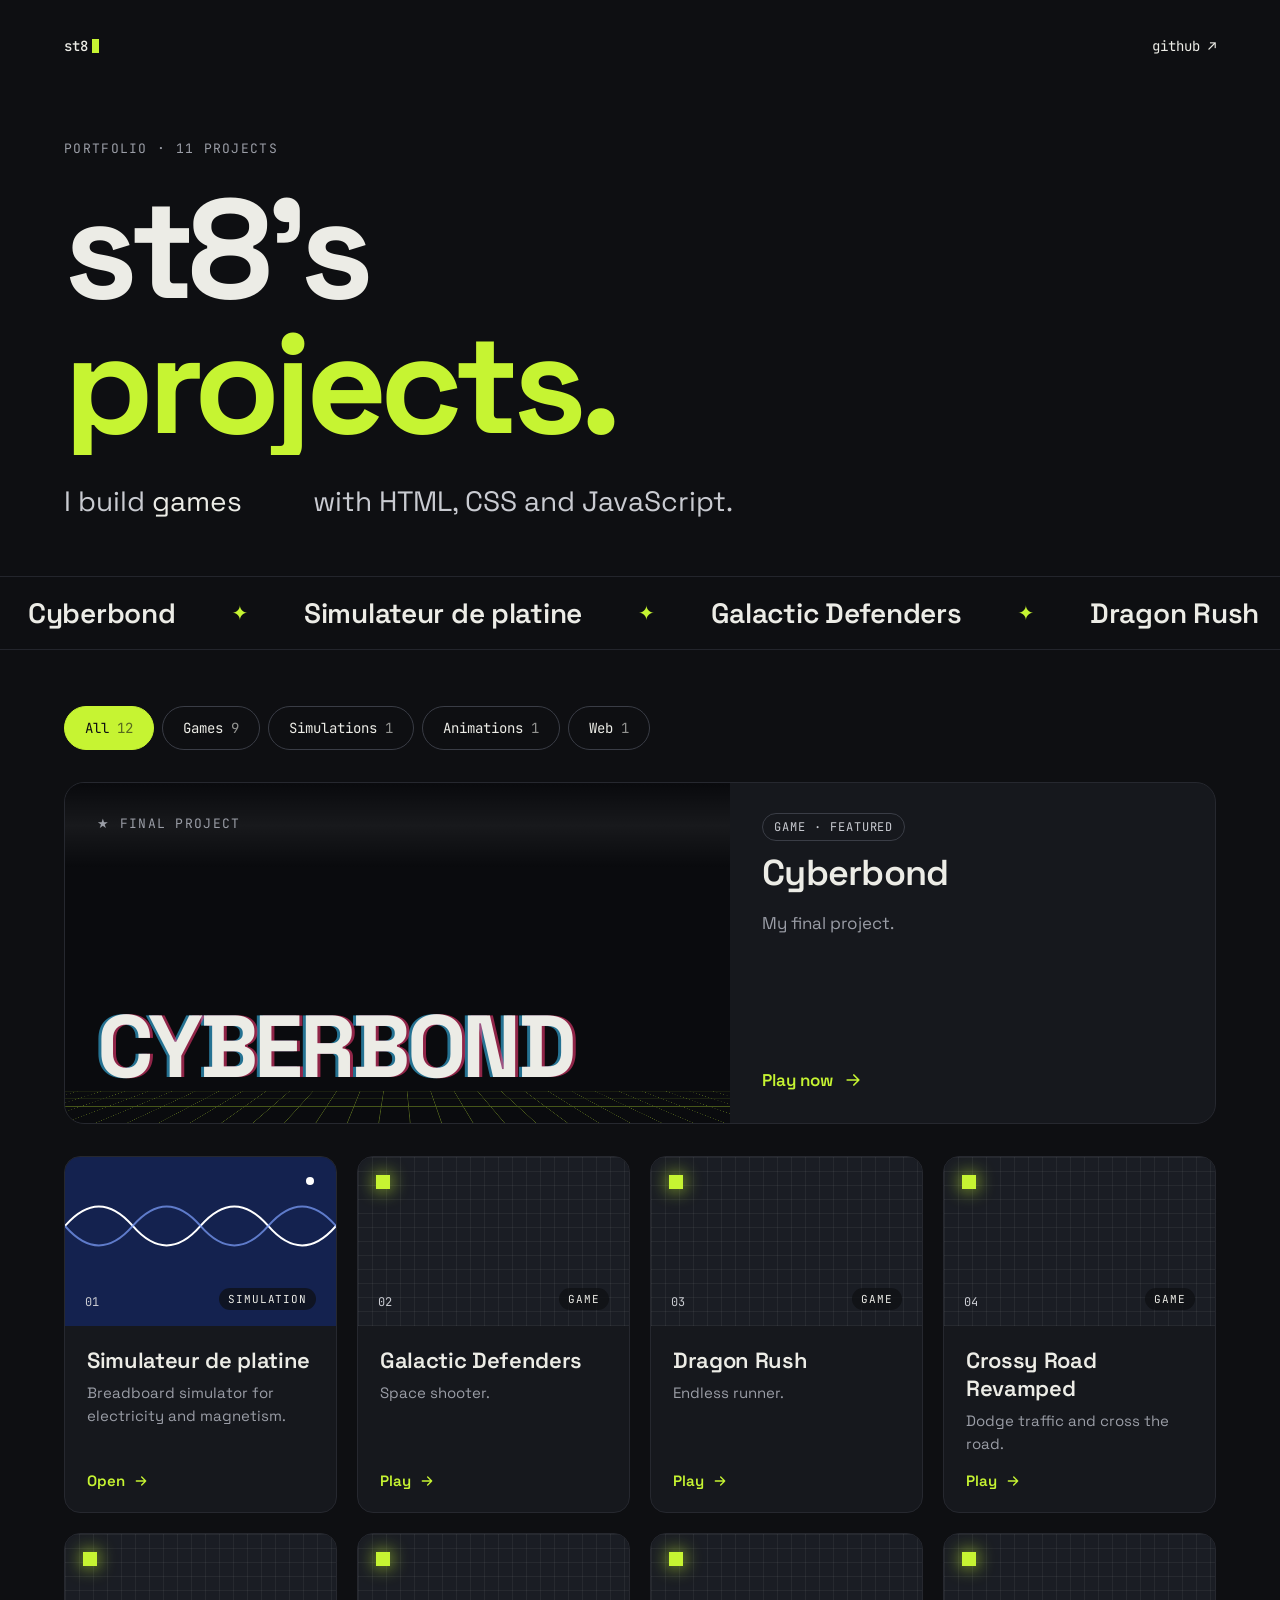
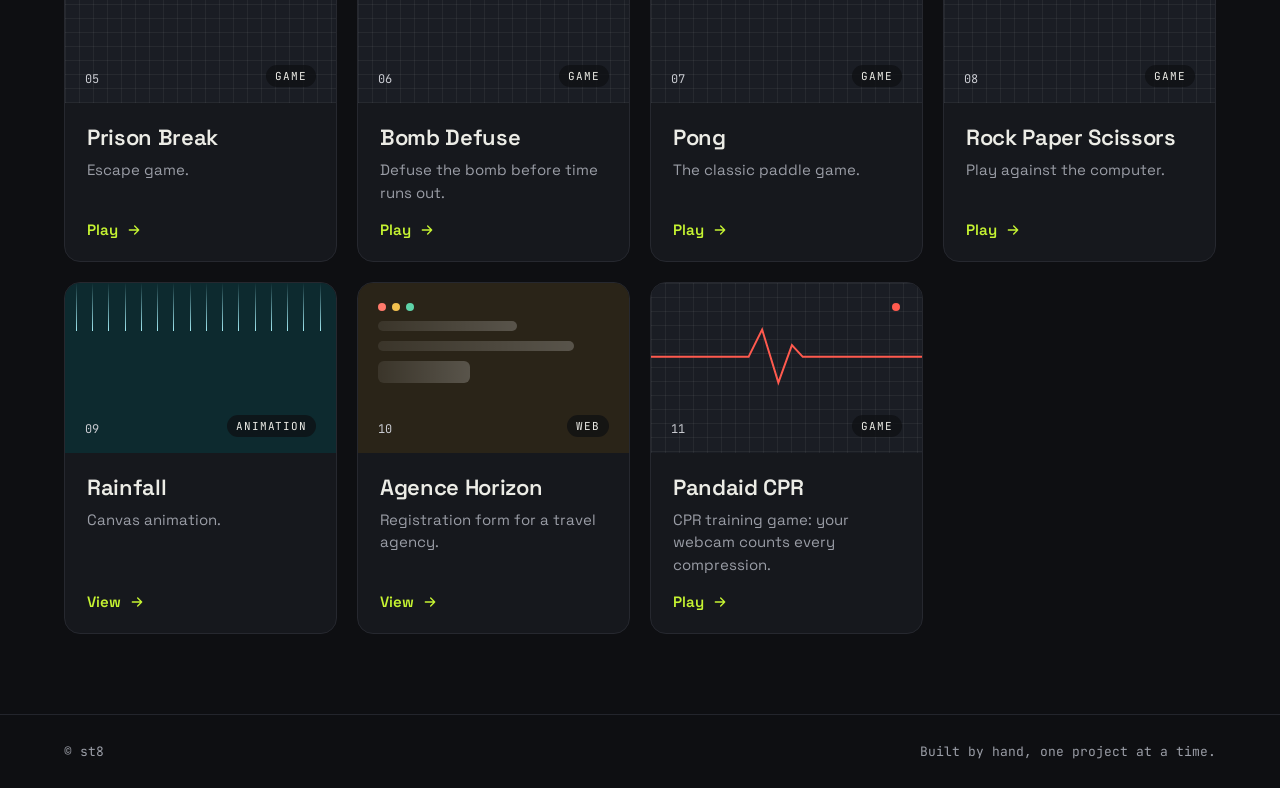
<file: index.html>
<!DOCTYPE html>
<html lang="en">
<head>
<meta charset="UTF-8">
<meta name="viewport" content="width=device-width, initial-scale=1.0">
<meta name="theme-color" content="#0E0F12">
<meta name="description" content="st8's projects: games, simulations, animations and web pages built with HTML, CSS and JavaScript.">
<title>st8's Projects</title>
<link rel="preconnect" href="https://fonts.googleapis.com">
<link rel="preconnect" href="https://fonts.gstatic.com" crossorigin>
<link rel="stylesheet" href="https://fonts.googleapis.com/css2?family=JetBrains+Mono:wght@400;500&family=Space+Grotesk:wght@400;500;600;700&display=swap">
<style>
:root{--bg:#0E0F12;--card:#16181D;--line:#26282F;--ink:#ECECE6;--soft:#C9CBD1;--muted:#9A9DA6;--accent:#C6F432;--mono:'JetBrains Mono',ui-monospace,Menlo,Consolas,monospace}
*{box-sizing:border-box}
html{color-scheme:dark}
body{margin:0;background:var(--bg);color:var(--ink);font-family:'Space Grotesk',system-ui,sans-serif;overflow-x:hidden}
a{color:var(--ink)}a:hover{color:var(--accent)}
.wrap{max-width:1200px;margin:0 auto;padding-left:24px;padding-right:24px}

@keyframes rise{from{transform:translateY(110%)}to{transform:translateY(0)}}
@keyframes fadeUp{from{opacity:0;transform:translateY(24px)}to{opacity:1;transform:translateY(0)}}
@keyframes cycle{0%,18%{transform:translateY(0)}25%,43%{transform:translateY(-20%)}50%,68%{transform:translateY(-40%)}75%,93%{transform:translateY(-60%)}100%{transform:translateY(-80%)}}
@keyframes marquee{from{transform:translateX(0)}to{transform:translateX(-50%)}}
@keyframes bx{from{left:0}to{left:calc(100% - 14px)}}
@keyframes by{from{top:0}to{top:calc(100% - 14px)}}
@keyframes wave{from{transform:translateX(0)}to{transform:translateX(-50%)}}
@keyframes pulse{0%,100%{transform:scale(1);opacity:1}50%{transform:scale(1.8);opacity:.35}}
@keyframes rain{from{transform:translateY(-120%)}to{transform:translateY(420%)}}
@keyframes shimmer{from{background-position:200% 0}to{background-position:-200% 0}}
@keyframes floor{from{background-position:0 0}to{background-position:0 40px}}
@keyframes scan{from{transform:translateY(-100%)}to{transform:translateY(400%)}}
@keyframes flicker{0%,92%,100%{opacity:1;transform:translateX(0)}93%{opacity:.6;transform:translateX(-3px)}95%{opacity:1;transform:translateX(3px)}97%{opacity:.8;transform:translateX(0)}}
@keyframes blink{0%,49%{opacity:1}50%,100%{opacity:0}}

.top{display:flex;justify-content:space-between;align-items:center;gap:16px;flex-wrap:wrap;padding-top:24px}
.logo{font-family:var(--mono);font-size:14px;font-weight:500}
.cursor{display:inline-block;width:.5em;height:1em;background:var(--accent);vertical-align:-.12em;margin-left:4px;animation:blink 1s steps(1) infinite}
.top a{font-family:var(--mono);font-size:14px;text-decoration:none;min-height:44px;display:inline-flex;align-items:center}

header.hero{padding-top:72px;padding-bottom:56px;display:flex;flex-direction:column;gap:28px}
.eyebrow{font-family:var(--mono);font-size:13px;letter-spacing:.1em;text-transform:uppercase;color:var(--muted)}
h1{margin:0;font-size:clamp(56px,11vw,148px);line-height:.92;font-weight:700;letter-spacing:-.045em}
.line{display:block;overflow:hidden;padding-bottom:.04em}
.line>span{display:block;animation:rise .9s cubic-bezier(.2,.8,.2,1) both}
.line.l2>span{color:var(--accent);animation-delay:120ms}
.lede{margin:0;font-size:clamp(20px,2.4vw,28px);line-height:1.3;color:var(--soft)}
.words{display:inline-block;height:1.3em;overflow:hidden;vertical-align:top;color:var(--ink)}
.words>span{display:flex;flex-direction:column;animation:cycle 10s cubic-bezier(.7,0,.2,1) infinite}
.words>span>span{height:1.3em;line-height:1.3em}
.fade{animation:fadeUp .8s cubic-bezier(.2,.8,.2,1) both}

.marquee{border-top:1px solid #23252C;border-bottom:1px solid #23252C;padding:18px 0;overflow:hidden}
.track{display:flex;width:max-content;animation:marquee 40s linear infinite}
.marquee:hover .track{animation-play-state:paused}
.track span{font-size:28px;font-weight:600;letter-spacing:-.01em;padding:0 28px;white-space:nowrap;display:inline-flex;align-items:center;gap:56px}
.track span::after{content:"✦";color:var(--accent);font-size:20px}

main{padding-top:56px;padding-bottom:80px;display:flex;flex-direction:column;gap:32px}
.filters{display:flex;flex-wrap:wrap;gap:8px}
.pill{min-height:44px;padding:0 20px;border-radius:999px;font-family:var(--mono);font-size:14px;border:1px solid #3A3D46;background:transparent;color:var(--ink);cursor:pointer;transition:background .2s,color .2s,border-color .2s}
.pill:hover{border-color:var(--ink)}
.pill .n{opacity:.6}
.pill[aria-pressed="true"]{background:var(--accent);border-color:var(--accent);color:var(--bg)}
.pill:focus-visible,.card:focus-visible{outline:2px solid var(--accent);outline-offset:3px}

.card{display:flex;text-decoration:none;color:var(--ink);background:var(--card);border:1px solid var(--line);overflow:hidden;animation:fadeUp .7s cubic-bezier(.2,.8,.2,1) both;transition:transform .35s cubic-bezier(.2,.8,.2,1),border-color .25s,box-shadow .35s}
.card:hover{color:var(--ink);transform:translateY(-6px);border-color:var(--accent);box-shadow:0 18px 40px rgba(0,0,0,.45)}
.card[hidden]{display:none}
.tile{position:relative;overflow:hidden}
.motif{position:absolute;inset:0;transition:transform .6s cubic-bezier(.2,.8,.2,1)}
.card:hover .motif{transform:scale(1.08)}
.arrow{transition:transform .3s cubic-bezier(.2,.8,.2,1)}
.card:hover .arrow{transform:translateX(6px)}
.cta{font-weight:600;display:inline-flex;align-items:center;gap:8px;color:var(--accent)}
.tag{font-family:var(--mono);font-size:11px;letter-spacing:.08em;text-transform:uppercase;padding:4px 9px;border-radius:999px}

.featured{flex-wrap:wrap;border-radius:20px}
.featured .tile{flex:1 1 520px;min-height:340px;background:#0A0B0E}
.featured .tile-body{position:relative;min-height:340px;height:100%;padding:32px;display:flex;flex-direction:column;justify-content:space-between}
.featured .info{flex:1 1 340px;padding:32px;display:flex;flex-direction:column;justify-content:space-between;gap:28px}
.featured .info .tag{align-self:flex-start;font-size:12px;padding:5px 11px;border:1px solid #3A3D46;color:var(--soft)}
.featured h2{margin:14px 0;font-size:36px;font-weight:600;letter-spacing:-.02em}
.featured p{margin:0;font-size:17px;line-height:1.55;color:var(--muted)}
.featured .cta{font-size:17px;gap:10px}
.glitch{font-size:clamp(48px,7vw,88px);font-weight:700;letter-spacing:-.04em;line-height:1;text-shadow:3px 0 rgba(255,60,120,.55),-3px 0 rgba(60,200,255,.55);animation:flicker 4s infinite}
.floor{position:absolute;left:-50%;right:-50%;bottom:-10%;height:70%;transform:perspective(300px) rotateX(62deg);transform-origin:bottom;background-image:linear-gradient(var(--accent) 1px,transparent 1px),linear-gradient(90deg,var(--accent) 1px,transparent 1px);background-size:40px 40px;opacity:.35;animation:floor 1.2s linear infinite}
.scan{position:absolute;left:0;right:0;top:0;height:25%;background:linear-gradient(transparent,rgba(255,255,255,.06),transparent);animation:scan 3.5s linear infinite}

.grid{display:grid;grid-template-columns:repeat(auto-fill,minmax(270px,1fr));gap:20px}
.grid .card{flex-direction:column;border-radius:16px}
.grid .tile{aspect-ratio:16/10}
.game .tile{background:#1A1D24}
.sim .tile{background:#14224F}
.anim .tile{background:#0D2A2F}
.web .tile{background:#2A2418}
.tile-foot{position:absolute;left:0;right:0;bottom:0;padding:16px 20px;display:flex;justify-content:space-between;align-items:flex-end}
.num{font-family:var(--mono);font-size:12px;color:var(--soft)}
.tile-foot .tag{background:rgba(14,15,18,.7);color:var(--ink)}
.body{padding:20px 22px 22px;display:flex;flex-direction:column;gap:8px;flex-grow:1}
.body h3{margin:0;font-size:22px;font-weight:600;letter-spacing:-.015em}
.body p{margin:0;font-size:15px;line-height:1.5;color:var(--muted);flex-grow:1}
.body .cta{margin-top:8px;font-size:15px}

.pixgrid{position:absolute;inset:0;background-image:linear-gradient(rgba(255,255,255,.05) 1px,transparent 1px),linear-gradient(90deg,rgba(255,255,255,.05) 1px,transparent 1px);background-size:14px 14px}
.bx{position:absolute;inset:18px 18px 58px 18px}
.bx>i{position:absolute;display:block;width:14px;height:14px;top:0;left:0;animation:bx 2.3s linear infinite alternate}
.bx>i>b{position:absolute;display:block;width:14px;height:14px;background:var(--accent);box-shadow:0 0 18px var(--accent);animation:by 1.7s linear infinite alternate}
.wave{position:absolute;left:0;top:18%;width:200%;height:46%;animation:wave 4s linear infinite}
.dot{position:absolute;right:22px;top:20px;width:8px;height:8px;border-radius:50%;background:#fff;animation:pulse 1.6s ease-in-out infinite}
.drop{position:absolute;top:0;width:1px;height:28%;background:linear-gradient(transparent,#9FE7F0);animation:rain linear infinite}
.browser{position:absolute;left:20px;right:20px;top:20px;display:flex;flex-direction:column;gap:10px}
.browser .dots{display:flex;gap:6px}
.browser .dots i{width:8px;height:8px;border-radius:50%}
.skel{height:10px;border-radius:5px;background:linear-gradient(90deg,rgba(255,255,255,.08) 0%,rgba(255,255,255,.22) 50%,rgba(255,255,255,.08) 100%);background-size:200% 100%;animation:shimmer 2.4s linear infinite}

footer{border-top:1px solid #23252C}
footer .wrap{padding-top:28px;padding-bottom:28px;display:flex;flex-wrap:wrap;justify-content:space-between;gap:12px;font-family:var(--mono);font-size:13px;color:var(--muted)}

@media (max-width:600px){
  header.hero{padding-top:48px;padding-bottom:40px}
  .featured .tile,.featured .tile-body{min-height:240px}
  .featured .tile{flex-basis:100%}
  .featured .info{padding:24px}
}
@media (prefers-reduced-motion:reduce){*,*::before,*::after{animation:none!important;transition:none!important}}
</style>
</head>
<body>

<div class="wrap top">
  <span class="logo">st8<span class="cursor"></span></span>
  <a href="https://github.com/s-truong8">github ↗</a>
</div>

<header class="wrap hero">
  <span class="eyebrow fade">Portfolio · 11 projects</span>
  <h1>
    <span class="line"><span>st8's</span></span>
    <span class="line l2"><span>projects.</span></span>
  </h1>
  <p class="lede fade" style="animation-delay:400ms">I build <span class="words"><span><span>games</span><span>simulations</span><span>animations</span><span>web pages</span><span>games</span></span></span> with HTML, CSS and JavaScript.</p>
</header>

<div class="marquee fade" aria-hidden="true" style="animation-delay:550ms">
  <div class="track">
    <span>Cyberbond</span><span>Simulateur de platine</span><span>Galactic Defenders</span><span>Dragon Rush</span><span>Crossy Road Revamped</span><span>Prison Break</span><span>Bomb Defuse</span><span>Pong</span><span>Rock Paper Scissors</span><span>Rainfall</span><span>Agence Horizon</span><span>Pandaid CPR</span>
    <span>Cyberbond</span><span>Simulateur de platine</span><span>Galactic Defenders</span><span>Dragon Rush</span><span>Crossy Road Revamped</span><span>Prison Break</span><span>Bomb Defuse</span><span>Pong</span><span>Rock Paper Scissors</span><span>Rainfall</span><span>Agence Horizon</span><span>Pandaid CPR</span>
  </div>
</div>

<main class="wrap">
  <nav class="filters fade" aria-label="Filter projects" style="animation-delay:650ms">
    <button class="pill" type="button" data-filter="all" aria-pressed="true">All <span class="n">12</span></button>
    <button class="pill" type="button" data-filter="game" aria-pressed="false">Games <span class="n">9</span></button>
    <button class="pill" type="button" data-filter="sim" aria-pressed="false">Simulations <span class="n">1</span></button>
    <button class="pill" type="button" data-filter="anim" aria-pressed="false">Animations <span class="n">1</span></button>
    <button class="pill" type="button" data-filter="web" aria-pressed="false">Web <span class="n">1</span></button>
  </nav>

  <a class="card featured" data-cat="game" href="finalgame/index.html" style="animation-delay:750ms">
    <div class="tile">
      <div class="motif"><div class="floor"></div><div class="scan"></div></div>
      <div class="tile-body">
        <span class="eyebrow">★ Final project</span>
        <span class="glitch">CYBERBOND</span>
      </div>
    </div>
    <div class="info">
      <div>
        <span class="tag">Game · Featured</span>
        <h2>Cyberbond</h2>
        <p>My final project.</p>
      </div>
      <span class="cta">Play now <svg class="arrow" width="20" height="20" viewBox="0 0 24 24" fill="none" stroke="currentColor" stroke-width="2" stroke-linecap="round" stroke-linejoin="round" aria-hidden="true"><path d="M5 12h14M13 6l6 6-6 6"/></svg></span>
    </div>
  </a>

  <section class="grid" aria-label="Projects">
    <a class="card sim" data-cat="sim" href="simulateurplatine/index.html" style="animation-delay:850ms">
      <div class="tile">
        <div class="motif">
          <svg class="wave" viewBox="0 0 400 100" preserveAspectRatio="none" aria-hidden="true"><path d="M0 50 Q25 0 50 50 T100 50 T150 50 T200 50 T250 50 T300 50 T350 50 T400 50" fill="none" stroke="#fff" stroke-width="2" vector-effect="non-scaling-stroke"/><path d="M0 50 Q25 100 50 50 T100 50 T150 50 T200 50 T250 50 T300 50 T350 50 T400 50" fill="none" stroke="#7FA2FF" stroke-width="2" opacity=".7" vector-effect="non-scaling-stroke"/></svg>
          <span class="dot"></span>
        </div>
        <div class="tile-foot"><span class="num">01</span><span class="tag">Simulation</span></div>
      </div>
      <div class="body"><h3>Simulateur de platine</h3><p>Breadboard simulator for electricity and magnetism.</p><span class="cta">Open <svg class="arrow" width="16" height="16" viewBox="0 0 24 24" fill="none" stroke="currentColor" stroke-width="2" stroke-linecap="round" stroke-linejoin="round" aria-hidden="true"><path d="M5 12h14M13 6l6 6-6 6"/></svg></span></div>
    </a>

    <a class="card game" data-cat="game" href="galacticdefenders/index.html" style="animation-delay:930ms">
      <div class="tile">
        <div class="motif"><div class="pixgrid"></div><div class="bx"><i style="animation-duration:2.25s"><b style="animation-duration:1.7s"></b></i></div></div>
        <div class="tile-foot"><span class="num">02</span><span class="tag">Game</span></div>
      </div>
      <div class="body"><h3>Galactic Defenders</h3><p>Space shooter.</p><span class="cta">Play <svg class="arrow" width="16" height="16" viewBox="0 0 24 24" fill="none" stroke="currentColor" stroke-width="2" stroke-linecap="round" stroke-linejoin="round" aria-hidden="true"><path d="M5 12h14M13 6l6 6-6 6"/></svg></span></div>
    </a>

    <a class="card game" data-cat="game" href="2dgame/index.html" style="animation-delay:1010ms">
      <div class="tile">
        <div class="motif"><div class="pixgrid"></div><div class="bx"><i style="animation-duration:2.6s"><b style="animation-duration:2.1s"></b></i></div></div>
        <div class="tile-foot"><span class="num">03</span><span class="tag">Game</span></div>
      </div>
      <div class="body"><h3>Dragon Rush</h3><p>Endless runner.</p><span class="cta">Play <svg class="arrow" width="16" height="16" viewBox="0 0 24 24" fill="none" stroke="currentColor" stroke-width="2" stroke-linecap="round" stroke-linejoin="round" aria-hidden="true"><path d="M5 12h14M13 6l6 6-6 6"/></svg></span></div>
    </a>

    <a class="card game" data-cat="game" href="revampedgame/index.html" style="animation-delay:1090ms">
      <div class="tile">
        <div class="motif"><div class="pixgrid"></div><div class="bx"><i style="animation-duration:2.95s"><b style="animation-duration:1.3s"></b></i></div></div>
        <div class="tile-foot"><span class="num">04</span><span class="tag">Game</span></div>
      </div>
      <div class="body"><h3>Crossy Road Revamped</h3><p>Dodge traffic and cross the road.</p><span class="cta">Play <svg class="arrow" width="16" height="16" viewBox="0 0 24 24" fill="none" stroke="currentColor" stroke-width="2" stroke-linecap="round" stroke-linejoin="round" aria-hidden="true"><path d="M5 12h14M13 6l6 6-6 6"/></svg></span></div>
    </a>

    <a class="card game" data-cat="game" href="escapegame/index.html" style="animation-delay:1170ms">
      <div class="tile">
        <div class="motif"><div class="pixgrid"></div><div class="bx"><i style="animation-duration:1.9s"><b style="animation-duration:1.7s"></b></i></div></div>
        <div class="tile-foot"><span class="num">05</span><span class="tag">Game</span></div>
      </div>
      <div class="body"><h3>Prison Break</h3><p>Escape game.</p><span class="cta">Play <svg class="arrow" width="16" height="16" viewBox="0 0 24 24" fill="none" stroke="currentColor" stroke-width="2" stroke-linecap="round" stroke-linejoin="round" aria-hidden="true"><path d="M5 12h14M13 6l6 6-6 6"/></svg></span></div>
    </a>

    <a class="card game" data-cat="game" href="bombdefuse/index.html" style="animation-delay:1250ms">
      <div class="tile">
        <div class="motif"><div class="pixgrid"></div><div class="bx"><i style="animation-duration:2.25s"><b style="animation-duration:2.1s"></b></i></div></div>
        <div class="tile-foot"><span class="num">06</span><span class="tag">Game</span></div>
      </div>
      <div class="body"><h3>Bomb Defuse</h3><p>Defuse the bomb before time runs out.</p><span class="cta">Play <svg class="arrow" width="16" height="16" viewBox="0 0 24 24" fill="none" stroke="currentColor" stroke-width="2" stroke-linecap="round" stroke-linejoin="round" aria-hidden="true"><path d="M5 12h14M13 6l6 6-6 6"/></svg></span></div>
    </a>

    <a class="card game" data-cat="game" href="pong/index.html" style="animation-delay:1330ms">
      <div class="tile">
        <div class="motif"><div class="pixgrid"></div><div class="bx"><i style="animation-duration:2.6s"><b style="animation-duration:1.3s"></b></i></div></div>
        <div class="tile-foot"><span class="num">07</span><span class="tag">Game</span></div>
      </div>
      <div class="body"><h3>Pong</h3><p>The classic paddle game.</p><span class="cta">Play <svg class="arrow" width="16" height="16" viewBox="0 0 24 24" fill="none" stroke="currentColor" stroke-width="2" stroke-linecap="round" stroke-linejoin="round" aria-hidden="true"><path d="M5 12h14M13 6l6 6-6 6"/></svg></span></div>
    </a>

    <a class="card game" data-cat="game" href="rockpaperscissors/index.html" style="animation-delay:1410ms">
      <div class="tile">
        <div class="motif"><div class="pixgrid"></div><div class="bx"><i style="animation-duration:2.95s"><b style="animation-duration:1.7s"></b></i></div></div>
        <div class="tile-foot"><span class="num">08</span><span class="tag">Game</span></div>
      </div>
      <div class="body"><h3>Rock Paper Scissors</h3><p>Play against the computer.</p><span class="cta">Play <svg class="arrow" width="16" height="16" viewBox="0 0 24 24" fill="none" stroke="currentColor" stroke-width="2" stroke-linecap="round" stroke-linejoin="round" aria-hidden="true"><path d="M5 12h14M13 6l6 6-6 6"/></svg></span></div>
    </a>

    <a class="card anim" data-cat="anim" href="animation/index.html" style="animation-delay:1490ms">
      <div class="tile">
        <div class="motif" id="rain"></div>
        <div class="tile-foot"><span class="num">09</span><span class="tag">Animation</span></div>
      </div>
      <div class="body"><h3>Rainfall</h3><p>Canvas animation.</p><span class="cta">View <svg class="arrow" width="16" height="16" viewBox="0 0 24 24" fill="none" stroke="currentColor" stroke-width="2" stroke-linecap="round" stroke-linejoin="round" aria-hidden="true"><path d="M5 12h14M13 6l6 6-6 6"/></svg></span></div>
    </a>

    <a class="card web" data-cat="web" href="agencehorizon/inscription.html" style="animation-delay:1570ms">
      <div class="tile">
        <div class="motif">
          <div class="browser">
            <div class="dots"><i style="background:#FF7A6B"></i><i style="background:#F2C14E"></i><i style="background:#5ED3A8"></i></div>
            <div class="skel" style="width:60%"></div>
            <div class="skel" style="width:85%"></div>
            <div class="skel" style="width:40%;height:22px;border-radius:6px"></div>
          </div>
        </div>
        <div class="tile-foot"><span class="num">10</span><span class="tag">Web</span></div>
      </div>
      <div class="body"><h3>Agence Horizon</h3><p>Registration form for a travel agency.</p><span class="cta">View <svg class="arrow" width="16" height="16" viewBox="0 0 24 24" fill="none" stroke="currentColor" stroke-width="2" stroke-linecap="round" stroke-linejoin="round" aria-hidden="true"><path d="M5 12h14M13 6l6 6-6 6"/></svg></span></div>
    </a>

    <a class="card game" data-cat="game" href="pandaid/index.html" style="animation-delay:1650ms">
      <div class="tile">
        <div class="motif">
          <div class="pixgrid"></div>
          <svg class="wave" viewBox="0 0 400 100" preserveAspectRatio="none" aria-hidden="true"><path d="M0 55 H60 L72 55 L82 20 L94 88 L104 40 L112 55 H200 H260 L272 55 L282 20 L294 88 L304 40 L312 55 H400" fill="none" stroke="#FF5A4E" stroke-width="2" vector-effect="non-scaling-stroke"/></svg>
          <span class="dot" style="background:#FF5A4E"></span>
        </div>
        <div class="tile-foot"><span class="num">11</span><span class="tag">Game</span></div>
      </div>
      <div class="body"><h3>Pandaid CPR</h3><p>CPR training game: your webcam counts every compression.</p><span class="cta">Play <svg class="arrow" width="16" height="16" viewBox="0 0 24 24" fill="none" stroke="currentColor" stroke-width="2" stroke-linecap="round" stroke-linejoin="round" aria-hidden="true"><path d="M5 12h14M13 6l6 6-6 6"/></svg></span></div>
    </a>
  </section>
</main>

<footer>
  <div class="wrap">
    <span>© st8</span>
    <span>Built by hand, one project at a time.</span>
  </div>
</footer>

<script>
  // Rain drops for the Rainfall tile
  var rain = document.getElementById('rain');
  for (var k = 0; k < 16; k++) {
    var d = document.createElement('span');
    d.className = 'drop';
    d.style.left = (4 + k * 6) + '%';
    d.style.animationDuration = (0.9 + ((k * 37) % 7) / 10) + 's';
    d.style.animationDelay = (-((k * 53) % 10) / 10) + 's';
    rain.appendChild(d);
  }

  // Category filter
  var pills = document.querySelectorAll('.pill');
  var cards = document.querySelectorAll('.card[data-cat]');
  pills.forEach(function (pill) {
    pill.addEventListener('click', function () {
      var f = pill.dataset.filter;
      pills.forEach(function (p) { p.setAttribute('aria-pressed', p === pill ? 'true' : 'false'); });
      cards.forEach(function (c) {
        c.hidden = !(f === 'all' || c.dataset.cat === f);
        c.style.animationDelay = '0ms';
      });
    });
  });
</script>
</body>
</html>
</file>
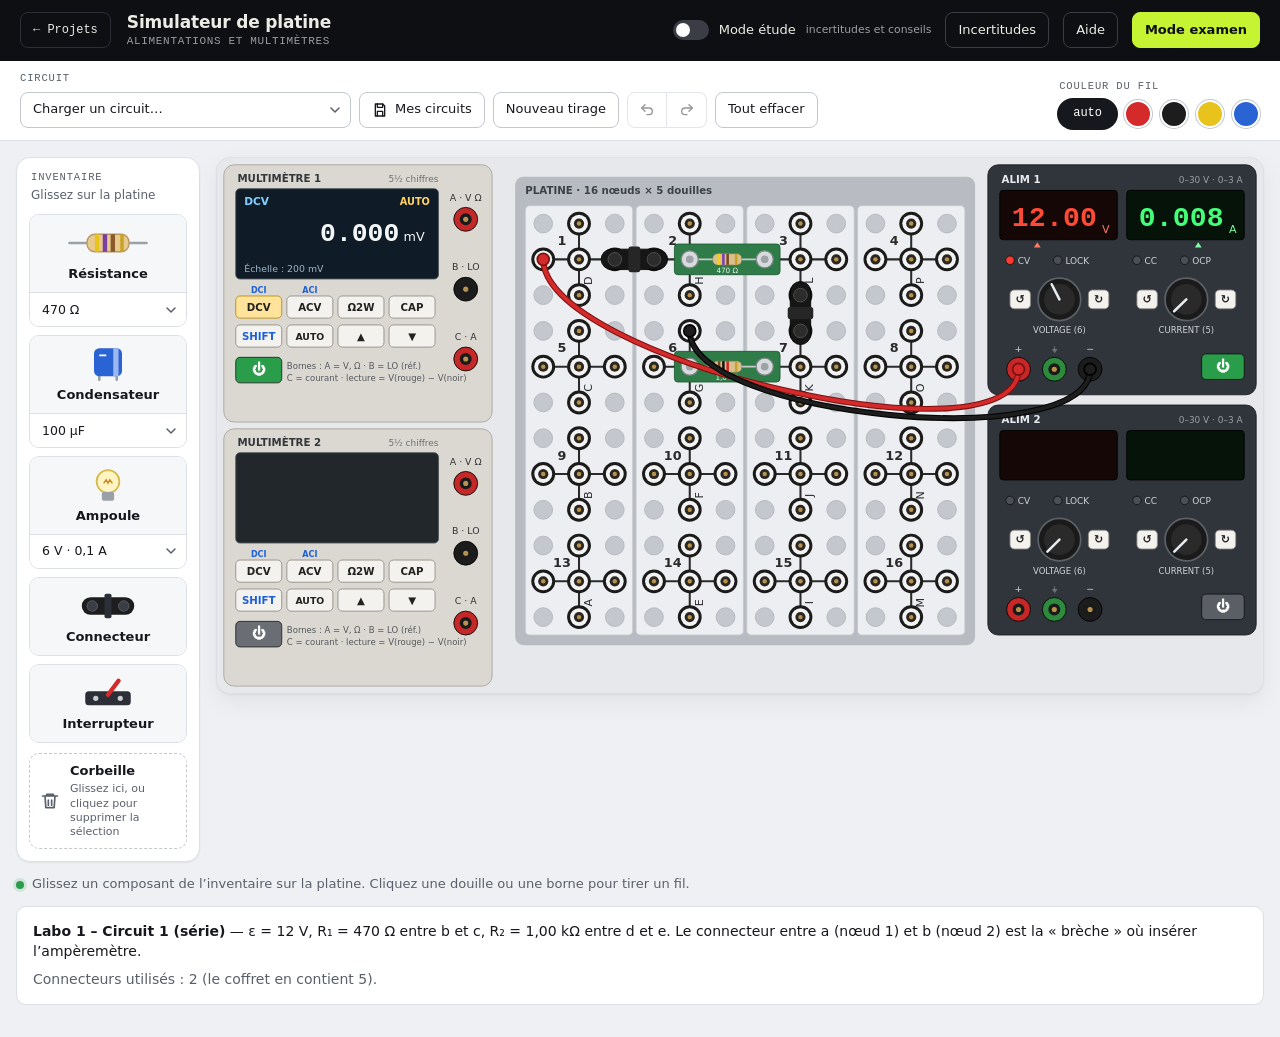
<file: simulateurplatine/index.html>
<!DOCTYPE html>
<html lang="fr-CA">
<head>
<meta charset="utf-8">
<meta name="viewport" content="width=device-width, initial-scale=1">
<title>Simulateur de platine – Électricité et magnétisme</title>
<style>
  :root {
    --bg:#EEF0F3; --surface:#FFFFFF; --ink:#16181D; --muted:#5A606B; --line:#DCE0E6; --line-strong:#C3C8D0;
    --chrome:#0E0F12; --chrome-ink:#ECECE6; --chrome-muted:#9A9DA6; --accent:#C6F432;
    --primary:#2348C9; --primary-hover:#1B3AA6; --focus:#2348C9;
    --mono:"JetBrains Mono",ui-monospace,"SF Mono",Menlo,Consolas,monospace;
    --radius:10px;
  }
  * { box-sizing:border-box; }
  [hidden] { display:none !important; }
  body { margin:0; background:var(--bg); color:var(--ink); font:14px/1.45 "Inter",system-ui,-apple-system,"Segoe UI",Roboto,sans-serif; }

  /* ---------- top bar ---------- */
  .appbar { background:var(--chrome); color:var(--chrome-ink); }
  .appbar-in { max-width:1500px; margin:0 auto; padding:12px 20px; display:flex; flex-wrap:wrap; align-items:center; justify-content:space-between; gap:12px 20px; }
  .brand { display:flex; align-items:center; gap:16px; min-width:0; }
  .back { display:inline-flex; align-items:center; gap:6px; min-height:36px; padding:0 12px; border-radius:8px; border:1px solid #2C2F37; color:var(--chrome-ink); text-decoration:none; font-family:var(--mono); font-size:12px; transition:border-color .15s, color .15s; }
  .back:hover { border-color:var(--accent); color:var(--accent); }
  h1 { margin:0; font-size:17px; font-weight:650; letter-spacing:-.01em; line-height:1.2; }
  h1 small { display:block; font-family:var(--mono); font-size:11px; font-weight:400; letter-spacing:.06em; text-transform:uppercase; color:var(--chrome-muted); margin-top:3px; }
  .app-actions { display:flex; flex-wrap:wrap; align-items:center; gap:8px 14px; }
  .appbar button { background:transparent; color:var(--chrome-ink); border-color:#3A3D46; }
  .appbar button:hover { background:#1C1E24; border-color:#5A5E68; }
  .appbar button[aria-expanded="true"] { border-color:var(--chrome-ink); }
  .appbar .primary { background:var(--accent); color:var(--chrome); border-color:var(--accent); font-weight:650; }
  .appbar .primary:hover { background:#B4E12A; border-color:#B4E12A; }
  .appbar .primary.on { background:transparent; color:var(--accent); }

  /* switch (Mode étude) */
  label.chk { display:inline-flex; gap:10px; align-items:center; cursor:pointer; font-size:13px; min-height:36px; }
  label.chk input { appearance:none; -webkit-appearance:none; margin:0; width:36px; height:20px; border-radius:999px; background:#3A3D46; position:relative; cursor:pointer; transition:background .2s; flex:none; }
  label.chk input::after { content:""; position:absolute; top:3px; left:3px; width:14px; height:14px; border-radius:50%; background:#fff; transition:transform .2s; }
  label.chk input:checked { background:var(--accent); }
  label.chk input:checked::after { transform:translateX(16px); background:var(--chrome); }
  label.chk input:disabled { opacity:.4; cursor:not-allowed; }
  label.chk small { color:var(--chrome-muted); }

  /* ---------- toolbar ---------- */
  .toolbar { background:var(--surface); border-bottom:1px solid var(--line); }
  .toolbar-in { max-width:1500px; margin:0 auto; padding:10px 20px 12px; display:flex; flex-wrap:wrap; align-items:flex-end; gap:12px 24px; }
  .section { display:flex; flex-direction:column; gap:6px; min-width:0; }
  .section.wide { flex-basis:100%; padding-top:10px; border-top:1px solid var(--line); }
  .section.push { margin-left:auto; }
  .section-label { font-family:var(--mono); font-size:10.5px; letter-spacing:.08em; text-transform:uppercase; color:var(--muted); }
  .row { display:flex; flex-wrap:wrap; gap:8px; align-items:center; }
  .grp { display:inline-flex; align-items:stretch; border:1px solid var(--line-strong); border-radius:8px; background:#fff; overflow:hidden; }
  .grp .lbl { display:inline-flex; align-items:center; padding:0 10px; font-size:13px; color:var(--muted); background:#F6F7F9; border-right:1px solid var(--line); }
  .grp select { border:0; border-radius:0; background-color:transparent; }
  .grp button { border:0; border-left:1px solid var(--line); border-radius:0; }

  button, select { font:inherit; font-size:13px; min-height:36px; padding:0 12px; border:1px solid var(--line-strong); border-radius:8px; background:#fff; color:var(--ink); cursor:pointer; transition:background .15s, border-color .15s, color .15s; }
  select { padding-right:28px; appearance:none; -webkit-appearance:none; background-image:url("data:image/svg+xml,%3Csvg xmlns='http://www.w3.org/2000/svg' width='10' height='6' viewBox='0 0 10 6'%3E%3Cpath d='M1 1l4 4 4-4' fill='none' stroke='%235A606B' stroke-width='1.5' stroke-linecap='round' stroke-linejoin='round'/%3E%3C/svg%3E"); background-repeat:no-repeat; background-position:right 10px center; }
  button:hover { background:#F1F3F6; }
  .place { font-weight:600; color:var(--primary); }
  .place::before { content:"+ "; }
  button:focus-visible, select:focus-visible, input:focus-visible, a:focus-visible { outline:2px solid var(--focus); outline-offset:2px; }
  .appbar button:focus-visible, .appbar a:focus-visible, .appbar input:focus-visible { outline-color:var(--accent); }
  .danger:hover { color:#B02A2A; border-color:#E2A4A4; background:#FDF1F1; }
  #preset { min-width:220px; font-weight:500; }
  .hist { display:inline-flex; }
  .hist .icon { width:40px; padding:0; display:inline-flex; align-items:center; justify-content:center; }
  .hist .icon:first-child { border-radius:8px 0 0 8px; }
  .hist .icon + .icon { border-radius:0 8px 8px 0; border-left:0; }

  /* wire colour swatches */
  .sw { width:28px; min-height:28px; height:28px; padding:0; border-radius:50%; border:2px solid #fff; box-shadow:0 0 0 1px var(--line-strong); }
  .sw:hover { box-shadow:0 0 0 1px var(--ink); }
  .sw.on { box-shadow:0 0 0 2px var(--ink); }
  .sw.auto { width:auto; border-radius:999px; padding:0 12px; font-size:12px; font-family:var(--mono); background:#fff; }
  .sw.auto.on { background:var(--ink); color:#fff; border-color:var(--ink); }

  /* ---------- workspace ---------- */
  #wrap { padding:16px 16px 0; max-width:1720px; margin:0 auto; display:flex; gap:16px; align-items:flex-start; }
  #wrap .board { flex:1 1 auto; min-width:0; position:relative; }
  #wrap #sv { margin:0; }
  .trash { display:flex; align-items:center; gap:10px; min-height:56px; padding:8px 10px; border:1.5px dashed var(--line-strong); border-radius:10px; background:#fff; color:var(--muted); text-align:left; transition:background .15s, border-color .15s, color .15s, transform .15s; }
  .trash svg { flex:none; }
  .trash-txt { display:flex; flex-direction:column; gap:2px; }
  .trash-txt b { font-size:13px; color:var(--ink); }
  .trash-txt small { font-size:11px; line-height:1.3; }
  .trash:hover, .trash.armed { border-color:#D23C3C; color:#B02A2A; background:#FDF1F1; }
  .trash.hot { border-style:solid; border-color:#D23C3C; background:#D23C3C; color:#fff; transform:scale(1.03); }
  .trash.hot .trash-txt b { color:#fff; }
  .pop { position:absolute; z-index:20; transform:translate(-50%, calc(-100% - 14px)); display:flex; align-items:center; gap:4px; padding:5px; background:var(--chrome); color:var(--chrome-ink); border-radius:10px; box-shadow:0 10px 28px rgba(16,24,40,.28); white-space:nowrap; }
  .pop[hidden] { display:none; }
  .pop::after { content:""; position:absolute; left:50%; bottom:-6px; width:12px; height:12px; background:var(--chrome); transform:translateX(-50%) rotate(45deg); }
  .pop.below { transform:translate(-50%, 14px); }
  .pop.below::after { bottom:auto; top:-6px; }
  .pop button, .pop select { min-height:34px; border-color:#3A3D46; background:#1C1E24; color:var(--chrome-ink); font-size:13px; }
  .pop button:hover { background:#2C2F37; }
  .pop select { background-image:url("data:image/svg+xml,%3Csvg xmlns='http://www.w3.org/2000/svg' width='10' height='6' viewBox='0 0 10 6'%3E%3Cpath d='M1 1l4 4 4-4' fill='none' stroke='%23C9CBD1' stroke-width='1.5' stroke-linecap='round' stroke-linejoin='round'/%3E%3C/svg%3E"); background-repeat:no-repeat; background-position:right 10px center; font-weight:600; min-width:96px; }
  .pop .step { width:34px; padding:0; font-size:17px; font-weight:600; }
  .pop .lbl { font-size:12px; color:var(--chrome-muted); padding:0 6px 0 4px; font-family:var(--mono); }
  .pop .sep { width:1px; align-self:stretch; background:#3A3D46; margin:2px 3px; }
  .pop .del { display:inline-flex; align-items:center; gap:6px; color:#FF9C9C; }
  .pop .del:hover { background:#D23C3C; color:#fff; border-color:#D23C3C; }
  .pop button:focus-visible, .pop select:focus-visible { outline-color:var(--accent); }
  .inventory { flex:0 0 184px; background:var(--surface); border:1px solid var(--line); border-radius:14px; padding:12px; display:flex; flex-direction:column; gap:10px; position:sticky; top:12px; box-shadow:0 1px 2px rgba(16,24,40,.06); }
  .inv-head { display:flex; flex-direction:column; gap:2px; padding:0 2px; }
  .inv-hint { font-size:12px; color:var(--muted); }
  .inv-list { display:flex; flex-direction:column; gap:8px; }
  .inv-item { display:flex; flex-direction:column; border:1px solid var(--line); border-radius:10px; background:#fff; overflow:hidden; transition:border-color .15s, box-shadow .15s, transform .15s; }
  .inv-item:hover { border-color:var(--primary); box-shadow:0 4px 12px rgba(35,72,201,.12); transform:translateY(-1px); }
  .inv-grab { display:flex; flex-direction:column; align-items:center; gap:4px; min-height:0; padding:10px 8px 8px; border:0; border-radius:0; background:#F6F7F9; cursor:grab; touch-action:none; -webkit-user-select:none; user-select:none; width:100%; }
  .inv-grab:hover { background:#EEF3FF; }
  .inv-grab svg { width:84px; height:36px; display:block; pointer-events:none; }
  .inv-name { font-size:13px; font-weight:600; color:var(--ink); pointer-events:none; }
  .inv-item select { border:0; border-top:1px solid var(--line); border-radius:0; width:100%; min-height:34px; font-size:12.5px; }
  .inv-item.picked { border-color:var(--primary); box-shadow:0 0 0 2px var(--primary); }
  body.inv-dragging, body.inv-dragging * { cursor:grabbing !important; }
  #inv-float { position:fixed; left:0; top:0; z-index:50; pointer-events:none; width:96px; height:40px; margin:-20px 0 0 -48px; filter:drop-shadow(0 8px 14px rgba(16,24,40,.25)); opacity:.95; }
  #inv-float svg { width:96px; height:40px; display:block; }
  @media (max-width: 900px) {
    #wrap { flex-direction:column; align-items:stretch; }
    .inventory { position:static; flex:none; }
    .inv-head { flex-direction:row; justify-content:space-between; align-items:baseline; }
    .inv-list { flex-direction:row; overflow-x:auto; padding-bottom:4px; }
    .inv-item { flex:0 0 132px; }
    .trash { min-height:48px; }
  }
  @media (max-width: 600px) {
    .pop .lbl, .pop .del .t, .pop .sep { display:none; }
    .pop select { min-width:0; }
  }
  #sv { width:100%; max-width:1500px; display:block; margin:0 auto; touch-action:none; user-select:none; -webkit-user-select:none; background:#E6E8EB; border-radius:14px; box-shadow:0 1px 2px rgba(16,24,40,.06), 0 8px 24px rgba(16,24,40,.06); border:1px solid var(--line); }
  #sv .hole, #sv .knob, #sv .btn { cursor:pointer; }
  #sv .part { cursor:grab; }
  #sv .wire { cursor:pointer; }
  #sv .wend { cursor:grab; }
  #sv .toggle { cursor:pointer; }
  #sv .ghost { opacity:.55; pointer-events:none; }
  #sv .btn:active rect { filter:brightness(.9); }
  #sv text { user-select:none; }
  #sv .lcd { font-family:ui-monospace,"SF Mono",Menlo,Consolas,"Liberation Mono",monospace; font-weight:600; }

  #bar { max-width:1500px; margin:12px auto 32px; padding:0 16px; display:grid; gap:10px; }
  #status { display:flex; align-items:center; gap:8px; color:var(--muted); font-size:13px; min-height:22px; }
  #status::before { content:""; width:8px; height:8px; border-radius:50%; background:#2A9D4A; flex:none; box-shadow:0 0 0 3px rgba(42,157,74,.15); }
  #info { background:var(--surface); border:1px solid var(--line); border-radius:var(--radius); padding:14px 16px; display:grid; gap:8px; }
  #info:empty { display:none; }
  #info .row { display:flex; gap:10px; align-items:center; flex-wrap:wrap; }
  .muted { color:var(--muted); }
  .warn { color:#7A4300; background:#FFF4E0; border:1px solid #F2D39B; border-radius:8px; padding:8px 10px; }
  .study { color:#4F3D00; background:#FFF9E3; border:1px solid #EFE0A8; border-radius:8px; padding:8px 10px; font-variant-numeric:tabular-nums; }

  #unc { background:var(--surface); border:1px solid var(--line); border-radius:var(--radius); padding:14px 18px 16px; display:grid; gap:12px; }
  body.exam-on #unc, body.exam-on #uncBtn, body.exam-on #saves, body.exam-on #savesBtn { display:none; }
  .with-icon { display:inline-flex; align-items:center; gap:7px; }
  .sr-only { position:absolute; width:1px; height:1px; overflow:hidden; clip:rect(0 0 0 0); white-space:nowrap; }
  #saves { background:var(--surface); border:1px solid var(--line); border-radius:var(--radius); padding:14px 18px 16px; display:grid; gap:12px; }
  .saves-sub { font-size:12.5px; }
  .save-form { display:flex; flex-wrap:wrap; gap:8px; }
  .save-form input { flex:1 1 240px; min-height:38px; padding:0 12px; font:inherit; border:1px solid var(--line-strong); border-radius:8px; }
  .save-list { list-style:none; margin:0; padding:0; display:grid; gap:6px; }
  .save-list li { display:flex; flex-wrap:wrap; align-items:center; justify-content:space-between; gap:8px 16px; padding:10px 12px; border:1px solid var(--line); border-radius:8px; }
  .save-list li.fresh { border-color:var(--primary); box-shadow:0 0 0 2px rgba(35,72,201,.15); }
  .save-list li.empty { color:var(--muted); justify-content:flex-start; border-style:dashed; }
  .sv-meta { display:flex; flex-direction:column; gap:2px; min-width:0; }
  .sv-meta b { overflow-wrap:anywhere; }
  .sv-meta small { color:var(--muted); font-size:12px; }
  .sv-act { display:flex; flex-wrap:wrap; gap:6px; }
  .save-io { display:flex; flex-wrap:wrap; align-items:center; gap:8px 12px; font-size:12.5px; }
  .unc-top { display:flex; flex-wrap:wrap; justify-content:space-between; align-items:center; gap:10px; }
  .unc-top h2 { margin:0; font-size:15px; letter-spacing:-.01em; }
  .tabs { display:inline-flex; border:1px solid var(--line-strong); border-radius:8px; overflow:hidden; }
  .tabs button { border:0; border-radius:0; min-height:34px; }
  .tabs button + button { border-left:1px solid var(--line-strong); }
  .tabs button[aria-selected="true"] { background:var(--ink); color:#fff; }
  .unc-src { display:flex; flex-wrap:wrap; gap:6px 18px; font-size:13px; }
  .unc-src label { display:inline-flex; align-items:center; gap:6px; cursor:pointer; min-height:32px; }
  .unc-grid { display:flex; flex-wrap:wrap; gap:16px; align-items:stretch; margin-top:4px; }
  .unc-lcd { flex:0 1 300px; min-width:240px; background:#0F1622; color:#E6F0FF; border-radius:10px; padding:12px 14px; display:flex; flex-direction:column; gap:6px; font-family:var(--mono); }
  .unc-lcd .fn { display:flex; justify-content:space-between; font-size:12px; color:#7FB2FF; font-weight:600; }
  .unc-lcd .val { font-size:30px; font-weight:600; text-align:right; letter-spacing:.02em; font-variant-numeric:tabular-nums; }
  .unc-lcd .val small { font-size:15px; margin-left:6px; color:#B9C7DD; }
  .unc-lcd .rg { font-size:12px; color:#9FB0C8; }
  .unc-lcd .empty { color:#9FB0C8; font-size:13px; font-family:inherit; }
  .unc-form { flex:1 1 360px; display:flex; flex-wrap:wrap; gap:10px 16px; align-content:flex-start; }
  .unc-form label { display:flex; flex-direction:column; gap:4px; font-size:13px; font-weight:600; }
  .unc-form .unit { font-weight:400; color:var(--muted); }
  .unc-form input { width:170px; min-height:38px; padding:0 10px; font:inherit; font-size:15px; font-family:var(--mono); border:1px solid var(--line-strong); border-radius:8px; }
  .unc-form input.ok { border-color:#2A9D4A; background:#ECF8EF; }
  .unc-form input.bad { border-color:#D23C3C; background:#FDEEEE; }
  .unc-actions { flex-basis:100%; display:flex; flex-wrap:wrap; gap:8px; align-items:center; }
  .unc-score { margin-left:auto; font-family:var(--mono); font-size:12.5px; color:var(--muted); }
  .unc-fb:empty { display:none; }
  .unc-fb { border-radius:8px; padding:10px 12px; background:#F6F7F9; border:1px solid var(--line); font-size:13.5px; display:grid; gap:4px; font-variant-numeric:tabular-nums; }
  .unc-fb .good { color:#1E7A3A; font-weight:600; } .unc-fb .wrong { color:#B02A2A; font-weight:600; }
  .unc-note { margin:0; font-size:12.5px; }
  .sheet-wrap { overflow-x:auto; }
  table.sheet { border-collapse:collapse; font-size:13px; font-variant-numeric:tabular-nums; min-width:560px; }
  table.sheet caption { text-align:left; font-weight:650; margin-bottom:8px; }
  table.sheet th, table.sheet td { border:1px solid var(--line-strong); padding:5px 10px; text-align:left; white-space:nowrap; }
  table.sheet thead th { background:#F1F3F6; font-size:12px; }
  table.sheet th[scope="rowgroup"] { background:#F6F7F9; vertical-align:middle; }
  table.sheet td.n { text-align:right; font-family:var(--mono); font-size:12.5px; }
  table.sheet tr.cur td { background:#FFF6C9; }
  table.sheet .note td { font-style:italic; color:var(--muted); white-space:normal; }
  #helpbox { background:var(--surface); border:1px solid var(--line); border-radius:var(--radius); padding:6px 20px 12px; columns:2 380px; column-gap:40px; }
  #helpbox h2 { font-size:12px; font-family:var(--mono); font-weight:500; letter-spacing:.08em; text-transform:uppercase; color:var(--primary); margin:14px 0 6px; break-after:avoid; }
  #helpbox ul { margin:0 0 6px; padding-left:18px; break-inside:avoid-column; }
  #helpbox li { margin-bottom:4px; }

  .primary { background:var(--primary); color:#fff; border-color:var(--primary); font-weight:600; }
  .primary:hover { background:var(--primary-hover); border-color:var(--primary-hover); }
  button:disabled, select:disabled, input:disabled { opacity:.45; cursor:not-allowed; }

  /* ---------- exam panel ---------- */
  #main { display:grid; grid-template-columns:minmax(0,1fr); gap:0; }
  body.exam-on #main { grid-template-columns:minmax(0,1fr) 420px; }
  #exam { position:sticky; top:0; align-self:start; max-height:100vh; overflow:auto; background:var(--surface); border-left:1px solid var(--line); padding:16px 18px 40px; }
  @media (max-width: 1100px) { body.exam-on #main { grid-template-columns:minmax(0,1fr); } #exam { position:static; max-height:none; border-left:0; border-top:1px solid var(--line); } }
  .ex-head { display:flex; align-items:center; gap:8px; justify-content:space-between; margin-bottom:12px; }
  .ex-head h2 { font-size:16px; margin:0; letter-spacing:-.01em; }
  .ex-timer { font-family:var(--mono); font-variant-numeric:tabular-nums; color:var(--muted); font-size:13px; padding:4px 10px; background:#F1F3F6; border-radius:999px; }
  .ex-setup { background:#EEF3FF; border:1px solid #CFDAF7; border-radius:8px; padding:10px 12px; margin-bottom:12px; font-size:13px; }
  .q { border:1px solid var(--line); border-radius:var(--radius); padding:12px; margin-bottom:10px; }
  .q .qt { margin-bottom:8px; }
  .q .qn { font-family:var(--mono); font-weight:600; color:var(--primary); margin-right:4px; }
  .fields { display:flex; flex-wrap:wrap; gap:8px 12px; align-items:center; }
  .fields label { display:inline-flex; gap:6px; align-items:center; font-size:13px; }
  .fields input { width:96px; font:inherit; font-size:13px; min-height:32px; padding:0 8px; border:1px solid var(--line-strong); border-radius:6px; font-variant-numeric:tabular-nums; }
  .fields select { max-width:100%; min-height:32px; }
  .fields .ok { border-color:#2A9D4A; background:#ECF8EF; }
  .fields .bad { border-color:#D23C3C; background:#FDEEEE; }
  .fb { margin-top:8px; font-size:12.5px; color:#3B4048; display:grid; gap:3px; }
  .fb .good { color:#1E7A3A; } .fb .wrong { color:#B02A2A; }
  .fb .exp { color:var(--muted); }
  .score { font-size:16px; font-weight:700; margin:10px 0; }
  .ex-list { display:grid; gap:8px; margin:10px 0; }
  .ex-list button { text-align:left; min-height:44px; }
  .ex-actions { display:flex; gap:8px; flex-wrap:wrap; margin-top:10px; }

  @media (max-width: 760px) {
    .section.push { margin-left:0; }
    label.chk small { display:none; }
    .toolbar-in, .appbar-in { padding-left:16px; padding-right:16px; }
    #preset { min-width:0; width:100%; }
    .section { width:100%; }
    #wrap { padding:12px 8px 0; }
    #bar { padding:0 12px; }
  }
</style>
</head>
<body>
<header class="appbar">
  <div class="appbar-in">
    <div class="brand">
      <a class="back" href="../index.html" aria-label="Retour aux projets">← Projets</a>
      <h1>Simulateur de platine<small>Alimentations et multimètres</small></h1>
    </div>
    <div class="app-actions">
      <label class="chk"><input type="checkbox" id="study"> Mode étude <small>incertitudes et conseils</small></label>
      <button id="uncBtn" type="button" aria-expanded="false" aria-controls="unc">Incertitudes</button>
      <button id="help" type="button" aria-expanded="false" aria-controls="helpbox">Aide</button>
      <button id="examBtn" type="button" class="primary">Mode examen</button>
    </div>
  </div>
</header>
<nav class="toolbar" aria-label="Outils">
  <div class="toolbar-in">
    <div class="section">
      <span class="section-label">Circuit</span>
      <div class="row">
        <select id="preset" aria-label="Charger un circuit"></select>
        <button id="savesBtn" type="button" class="with-icon" aria-expanded="false" aria-controls="saves"><svg viewBox="0 0 24 24" width="16" height="16" fill="none" stroke="currentColor" stroke-width="2" stroke-linecap="round" stroke-linejoin="round" aria-hidden="true"><path d="M5 3h11l3 3v15H5z"/><path d="M8 3v5h8V3M8 21v-7h8v7"/></svg>Mes circuits</button>
        <button id="reroll" type="button" title="Tirer de nouvelles valeurs réelles dans les tolérances">Nouveau tirage</button>
        <span class="hist">
          <button id="undoBtn" type="button" class="icon" title="Annuler (Ctrl+Z)" aria-label="Annuler (Ctrl+Z)" disabled><svg viewBox="0 0 24 24" width="16" height="16" fill="none" stroke="currentColor" stroke-width="2" stroke-linecap="round" stroke-linejoin="round" aria-hidden="true"><path d="M9 14L4 9l5-5"/><path d="M4 9h11a5 5 0 0 1 0 10h-3"/></svg></button>
          <button id="redoBtn" type="button" class="icon" title="Rétablir (Ctrl+Y)" aria-label="Rétablir (Ctrl+Y)" disabled><svg viewBox="0 0 24 24" width="16" height="16" fill="none" stroke="currentColor" stroke-width="2" stroke-linecap="round" stroke-linejoin="round" aria-hidden="true"><path d="M15 14l5-5-5-5"/><path d="M20 9H9a5 5 0 0 0 0 10h3"/></svg></button>
        </span>
        <button id="clear" type="button" class="danger">Tout effacer</button>
      </div>
    </div>
    <div class="section push">
      <span class="section-label">Couleur du fil</span>
      <div class="row">
        <button type="button" class="sw auto on" data-col="auto">auto</button>
        <button type="button" class="sw" data-col="red" style="background:#d42a2a" aria-label="rouge"></button>
        <button type="button" class="sw" data-col="black" style="background:#1d1d1d" aria-label="noir"></button>
        <button type="button" class="sw" data-col="yellow" style="background:#e8c31c" aria-label="jaune"></button>
        <button type="button" class="sw" data-col="blue" style="background:#2a63d4" aria-label="bleu"></button>
      </div>
    </div>
  </div>
</nav>
<div id="main"><div id="left">
<div id="wrap">
<aside class="inventory" aria-label="Inventaire de composants">
  <div class="inv-head"><span class="section-label">Inventaire</span><span class="inv-hint">Glissez sur la platine</span></div>
  <div class="inv-list">
    <div class="inv-item">
      <button type="button" class="inv-grab" data-add="R" aria-label="Placer une résistance"><svg viewBox="0 0 96 40" aria-hidden="true"><path d="M4 20h22M70 20h22" stroke="#9AA0A8" stroke-width="3" stroke-linecap="round"/><rect x="24" y="10" width="48" height="20" rx="9" fill="#E8C98E" stroke="#B89660" stroke-width="1.5"/><rect x="33" y="10" width="5" height="20" fill="#E8C31C"/><rect x="42" y="10" width="5" height="20" fill="#7A3FA0"/><rect x="51" y="10" width="5" height="20" fill="#8B5A2B"/><rect x="62" y="10" width="4" height="20" fill="#C9A227"/></svg><span class="inv-name">Résistance</span></button>
      <select id="rval" aria-label="Valeur de la résistance"></select>
    </div>
    <div class="inv-item">
      <button type="button" class="inv-grab" data-add="C" aria-label="Placer un condensateur"><svg viewBox="0 0 96 40" aria-hidden="true"><path d="M38 34v4M58 34v4" stroke="#9AA0A8" stroke-width="3" stroke-linecap="round"/><rect x="32" y="2" width="32" height="32" rx="6" fill="#2A63D4"/><rect x="54" y="2" width="6" height="32" fill="#9DB8F0"/><path d="M38 10h8" stroke="#fff" stroke-width="2"/></svg><span class="inv-name">Condensateur</span></button>
      <select id="cval" aria-label="Valeur du condensateur"></select>
    </div>
    <div class="inv-item">
      <button type="button" class="inv-grab" data-add="L" aria-label="Placer une ampoule"><svg viewBox="0 0 96 40" aria-hidden="true"><circle cx="48" cy="16" r="13" fill="#FFF4C2" stroke="#D9B84A" stroke-width="2"/><path d="M43 18l3-4 2 4 2-4 3 4" fill="none" stroke="#C78A1E" stroke-width="1.5"/><rect x="41" y="28" width="14" height="10" rx="2" fill="#9AA0A8"/></svg><span class="inv-name">Ampoule</span></button>
      <select id="lval" aria-label="Type d’ampoule"></select>
    </div>
    <div class="inv-item">
      <button type="button" class="inv-grab" data-add="S" aria-label="Placer un connecteur"><svg viewBox="0 0 96 40" aria-hidden="true"><rect x="18" y="10" width="60" height="20" rx="10" fill="#1D1D1D"/><circle cx="30" cy="20" r="6" fill="#3A3D46" stroke="#5A5E68"/><circle cx="66" cy="20" r="6" fill="#3A3D46" stroke="#5A5E68"/><rect x="44" y="6" width="8" height="28" rx="2" fill="#2C2F37"/></svg><span class="inv-name">Connecteur</span></button>
    </div>
    <div class="inv-item">
      <button type="button" class="inv-grab" data-add="K" aria-label="Placer un interrupteur"><svg viewBox="0 0 96 40" aria-hidden="true"><rect x="22" y="18" width="52" height="16" rx="4" fill="#2C2F37"/><circle cx="34" cy="26" r="3" fill="#C9CBD1"/><circle cx="62" cy="26" r="3" fill="#C9CBD1"/><path d="M48 22L60 6" stroke="#D42A2A" stroke-width="5" stroke-linecap="round"/></svg><span class="inv-name">Interrupteur</span></button>
    </div>
  </div>
  <button type="button" id="trash" class="trash" aria-label="Corbeille : supprimer la sélection">
    <svg viewBox="0 0 24 24" width="20" height="20" fill="none" stroke="currentColor" stroke-width="2" stroke-linecap="round" stroke-linejoin="round" aria-hidden="true"><path d="M3 6h18M8 6V4h8v2M6 6l1 14h10l1-14M10 11v6M14 11v6"/></svg>
    <span class="trash-txt"><b>Corbeille</b><small>Glissez ici, ou cliquez pour supprimer la sélection</small></span>
  </button>
</aside>
<div class="board">
<svg id="sv" xmlns="http://www.w3.org/2000/svg"></svg>
<div id="pop" class="pop" role="toolbar" aria-label="Composant sélectionné" hidden></div>
</div>
</div>
<div id="inv-float" aria-hidden="true" hidden></div>
<div id="bar">
  <div id="status"></div>
  <div id="info"></div>
  <section id="saves" hidden aria-label="Mes circuits">
    <div class="unc-top">
      <h2>Mes circuits</h2>
      <span class="muted saves-sub">Enregistrés dans ce navigateur</span>
    </div>
    <form id="save-form" class="save-form" autocomplete="off">
      <label class="sr-only" for="save-name">Nom du circuit</label>
      <input id="save-name" maxlength="60" placeholder="Nom du circuit">
      <button type="submit" id="save-go" class="primary">Enregistrer le circuit actuel</button>
    </form>
    <ul id="save-list" class="save-list"></ul>
    <div class="save-io">
      <button type="button" id="save-import">Importer un fichier…</button>
      <input type="file" id="save-file" accept=".json,application/json" hidden>
      <span class="muted">Exportez un circuit pour en garder une copie hors du navigateur ou l’ouvrir sur un autre ordinateur.</span>
    </div>
  </section>
  <section id="unc" hidden aria-label="Entraînement aux incertitudes">
    <div class="unc-top">
      <h2>Incertitudes · Siglent SDM3055</h2>
      <div class="tabs" role="tablist">
        <button type="button" role="tab" id="tab-ex" aria-selected="true" aria-controls="unc-ex">Exercice</button>
        <button type="button" role="tab" id="tab-sheet" aria-selected="false" aria-controls="unc-sheet">Fiche technique</button>
      </div>
    </div>
    <div id="unc-ex" role="tabpanel" aria-labelledby="tab-ex">
      <div class="unc-src" role="radiogroup" aria-label="Lecture à utiliser">
        <label><input type="radio" name="uncsrc" value="rand" checked> Lecture au hasard</label>
        <label><input type="radio" name="uncsrc" value="mm1"> Multimètre 1</label>
        <label><input type="radio" name="uncsrc" value="mm2"> Multimètre 2</label>
      </div>
      <div class="unc-grid">
        <div class="unc-lcd" id="unc-lcd" aria-live="polite"></div>
        <form class="unc-form" id="unc-form" autocomplete="off">
          <label><span>Résolution r <span class="unit" data-u></span></span><input id="unc-r" inputmode="decimal" placeholder="ex. 0,0001"></label>
          <label><span>Incertitude δ <span class="unit" data-u></span></span><input id="unc-d" inputmode="decimal" placeholder="ex. 0,003"></label>
          <div class="unc-actions">
            <button type="submit" class="primary">Vérifier</button>
            <button type="button" id="unc-new">Nouvelle lecture</button>
            <button type="button" id="unc-show">Solution</button>
            <span class="unc-score" id="unc-score"></span>
          </div>
        </form>
      </div>
      <div class="unc-fb" id="unc-fb" aria-live="polite"></div>
      <p class="muted unc-note">δ = (p % × |lect.| + n × r), avec p et n tirés de la fiche pour la fonction et l’échelle affichées. En Ω 2W, ajoutez 0,2 Ω. Une réponse à ±12 % de la valeur exacte est acceptée, comme en mode examen.</p>
    </div>
    <div id="unc-sheet" role="tabpanel" aria-labelledby="tab-sheet" hidden></div>
  </section>
  <div id="helpbox" hidden>
    <h2>Platine</h2>
    <ul>
      <li>16 nœuds. Les 5 douilles d’une croix (centre + 4 bras) sont reliées entre elles ; les trous gris ne conduisent pas.</li>
      <li><b>Placer :</b> choisissez la valeur dans l’inventaire, puis glissez le composant sur la platine et relâchez-le là où doit se trouver le <i>milieu</i> de la plaquette ; l’aperçu montre où il sera posé. (Un simple clic sur le composant, puis un clic sur la platine, fonctionne aussi.) Une plaquette couvre 2 trous (centre d’un nœud → bras du voisin) ; un connecteur relie deux bras voisins.</li>
      <li><b>Déplacer :</b> glissez le corps du composant. <b>Modifier :</b> cliquez un composant ; une barre apparaît au-dessus avec sa valeur (menu ou boutons − / +, ou touches − / + du clavier). <b>Supprimer :</b> glissez le composant dans la corbeille, ou sélectionnez-le (ou un fil) puis cliquez la corbeille, le bouton « Supprimer » de la barre, ou la touche Suppr.</li>
      <li><b>Mes circuits :</b> enregistre le circuit actuel sous un nom (composants, fils, réglages des alimentations et des multimètres) dans ce navigateur. « Ouvrir » le recharge (Ctrl+Z revient au circuit précédent), « Exporter » télécharge un fichier .json, « Importer un fichier… » le rajoute à la liste, par exemple sur un autre ordinateur.</li>
      <li><b>Annuler / rétablir :</b> Ctrl+Z annule la dernière modification du circuit (composant posé, déplacé, supprimé, valeur changée, fil, circuit chargé, tout effacer) ; Ctrl+Y ou Ctrl+Maj+Z la rétablit. Les boutons ↶ ↷ de la barre Circuit font la même chose. Les réglages des appareils ne sont pas concernés.</li>
      <li><b>Fil :</b> cliquez une douille (ou une vis de plaquette) ou une borne d’appareil, puis une autre. Les fiches s’empilent. Clic droit ou Échap annule le fil en cours. Pour déplacer un bout d’un fil existant, cliquez le fil, puis glissez une des poignées orange vers une autre douille ou borne.</li>
    </ul>
    <h2>Alimentation</h2>
    <ul>
      <li>⏻ allume. Bouton VOLTAGE (6) : un clic change le chiffre réglé (triangle), la molette ou ↺ ↻ change la valeur ; maintenir 3 s = LOCK.</li>
      <li>Bouton CURRENT (5) : maintenir 3 s = mode OCP, où l’afficheur jaune montre la limite de courant à régler ; maintenir 3 s de nouveau pour revenir à l’affichage du courant débité.</li>
      <li>Voyant CV = tension constante (normal). Voyant CC = la limite de courant est atteinte : la tension de sortie chute sous la consigne.</li>
    </ul>
    <h2>Multimètre</h2>
    <ul>
      <li>DCV, SHIFT puis DCV = DCI, Ω2W, CAP. AUTO bascule entre échelle automatique et manuelle ; ▲ ▼ changent l’échelle (passe en manuel).</li>
      <li>Bornes : A (V, Ω), B (LO, référence), C (courant). La lecture est V(borne rouge) − V(borne B) ; en DCI, une valeur positive veut dire que le courant entre par C.</li>
      <li>Voltmètre : 10 MΩ en parallèle. Ampèremètre : petite résistance en série. Ohmmètre : il injecte son propre courant, donc il faut mesurer hors tension.</li>
    </ul>
    <h2>Réalisme</h2>
    <ul>
      <li>Chaque résistance a une vraie valeur tirée dans sa tolérance (±5 %) ; chaque alimentation a un léger décalage. « Nouveau tirage » en tire d’autres.</li>
      <li>Le condensateur est simulé en régime permanent (chargé, aucun courant).</li>
      <li>L’ampoule n’est pas ohmique : la résistance du filament augmente avec la tension (environ dix fois plus faible à froid). Son éclat suit la puissance dissipée ; au-delà d’environ 1,6 × sa tension nominale, elle grille. Pensez à relever la limite de courant de l’alimentation : à 10 mA, une ampoule de 0,1 A reste presque éteinte.</li>
      <li>Interrupteur : cliquez sur son levier pour l’ouvrir ou le fermer.</li>
      <li>Le mode étude affiche l’incertitude de chaque lecture avec les formules du cours, et signale les erreurs de branchement.</li>
    </ul>
  </div>
</div>
</div>
<aside id="exam" hidden><div id="exam-body"></div></aside>
</div>
<script>
// ===================== Moteur électrique (MNA, régime continu) =====================
const Engine = (() => {
  const GMIN = 1e-12;          // fuite de 1 TΩ vers la masse sur chaque net (évite les matrices singulières)
  const ROWS = 12, COLS = 12;  // 4 x 4 nœuds de 3 x 3 trous

  function holeType(r, c) {
    const lr = r % 3, lc = c % 3;
    if (lr === 1 && lc === 1) return 'center';
    if ((lr === 1) !== (lc === 1)) return 'arm';
    return 'dead';
  }
  const isConductive = (r, c) => r >= 0 && c >= 0 && r < ROWS && c < COLS && holeType(r, c) !== 'dead';
  const nodeOf = (r, c) => Math.floor(r / 3) * 4 + Math.floor(c / 3) + 1;
  function nodeLetter(n) {
    const nr = Math.floor((n - 1) / 4), nc = (n - 1) % 4;
    return String.fromCharCode(65 + nc * 4 + (3 - nr));
  }
  const hk = (r, c) => `H:${r}:${c}`;

  // Échelles. dec = décimales affichées dans l'unité de l'échelle ; res = résolution si ce n'est pas 10^-dec ;
  // spec = [% lecture, n × r] selon la fiche technique du Siglent SDM3055 ; add = 0,2 Ω du mode Ω 2W (dans l'unité de l'échelle)
  const V_RANGES = [
    { fs: 0.2, unit: 'mV', k: 1e3, dec: 3, label: '200 mV', spec: [0.015, 8] },
    { fs: 2, unit: 'V', k: 1, dec: 5, label: '2 V', spec: [0.015, 6] },
    { fs: 20, unit: 'V', k: 1, dec: 4, label: '20 V', spec: [0.015, 8] },
    { fs: 200, unit: 'V', k: 1, dec: 3, label: '200 V', spec: [0.015, 6] },
    { fs: 1000, unit: 'V', k: 1, dec: 2, label: '1000 V' },
  ];
  const I_RANGES = [
    { fs: 200e-6, unit: 'µA', k: 1e6, dec: 3, label: '200 µA', spec: [0.055, 10], shunt: 10 },
    { fs: 2e-3, unit: 'mA', k: 1e3, dec: 5, label: '2 mA', spec: [0.055, 10], shunt: 0.1 },
    { fs: 20e-3, unit: 'mA', k: 1e3, dec: 4, label: '20 mA', spec: [0.095, 40], shunt: 0.1 },
    { fs: 200e-3, unit: 'mA', k: 1e3, dec: 3, label: '200 mA', spec: [0.07, 16], shunt: 0.05 },
    { fs: 2, unit: 'A', k: 1, dec: 5, label: '2 A', spec: [0.17, 40], shunt: 0.01 },
    { fs: 10, unit: 'A', k: 1, dec: 4, label: '10 A', spec: [0.25, 10], shunt: 0.01 },
  ];
  const R_RANGES = [
    { fs: 200, unit: 'Ω', k: 1, dec: 3, label: '200 Ω', it: 1e-3, spec: [0.03, 10], add: 0.2 },
    { fs: 2e3, unit: 'kΩ', k: 1e-3, dec: 5, label: '2 kΩ', it: 1e-3, spec: [0.02, 6], add: 0.0002 },
    { fs: 2e4, unit: 'kΩ', k: 1e-3, dec: 4, label: '20 kΩ', it: 1e-4, spec: [0.02, 6], add: 0.0002 },
    { fs: 2e5, unit: 'kΩ', k: 1e-3, dec: 3, label: '200 kΩ', it: 1e-5, spec: [0.02, 20], add: 0.0002 },
    { fs: 2e6, unit: 'MΩ', k: 1e-6, dec: 5, label: '2 MΩ', it: 1e-6, spec: [0.04, 8], add: 2e-7 },
    { fs: 1e7, unit: 'MΩ', k: 1e-6, dec: 4, label: '10 MΩ', it: 2e-7, spec: [0.25, 3], add: 2e-7 },
    { fs: 1e8, unit: 'MΩ', k: 1e-6, dec: 3, label: '100 MΩ', it: 2e-8, spec: [1.75, 4], add: 2e-7 },
  ];
  const C_RANGES = [
    { fs: 2e-9, unit: 'nF', k: 1e9, dec: 3, label: '2 nF', spec: [3, 20] },
    { fs: 20e-9, unit: 'nF', k: 1e9, dec: 2, label: '20 nF', spec: [1, 10] },
    { fs: 200e-9, unit: 'nF', k: 1e9, dec: 1, label: '200 nF', spec: [1, 10] },
    { fs: 2e-6, unit: 'µF', k: 1e6, dec: 3, label: '2 µF', spec: [1, 10] },
    { fs: 20e-6, unit: 'µF', k: 1e6, dec: 2, label: '20 µF', spec: [1, 10] },
    { fs: 200e-6, unit: 'µF', k: 1e6, dec: 1, label: '200 µF', spec: [1, 10] },
    { fs: 10e-3, unit: 'µF', k: 1e6, dec: 0, res: 10, label: '10000 µF', spec: [2, 5] },
  ];
  const RANGES = { DCV: V_RANGES, ACV: V_RANGES, DCI: I_RANGES, ACI: I_RANGES, OHM: R_RANGES, CAP: C_RANGES };
  const R_VOLTMETER = 10e6;

  // incertitude dans l'unité de l'échelle (null si la spécification n'est pas donnée dans le cours)
  const resOf = rg => rg.res ?? Math.pow(10, -rg.dec);   // résolution r, dans l'unité de l'échelle
  function uncertainty(rg, displayValue) {
    if (!rg.spec) return null;
    return rg.spec[0] / 100 * Math.abs(displayValue) + rg.spec[1] * resOf(rg) + (rg.add || 0);
  }

  function makeUF() {
    const p = new Map();
    const find = k => {
      if (!p.has(k)) { p.set(k, k); return k; }
      let r = k; while (p.get(r) !== r) r = p.get(r);
      let x = k; while (p.get(x) !== r) { const n = p.get(x); p.set(x, r); x = n; }
      return r;
    };
    const union = (a, b) => { const ra = find(a), rb = find(b); if (ra !== rb) p.set(ra, rb); };
    return { find, union, keys: () => [...p.keys()] };
  }

  function gauss(A, z) {
    const N = z.length;
    for (let i = 0; i < N; i++) {
      let piv = i, best = Math.abs(A[i][i]);
      for (let r = i + 1; r < N; r++) { const v = Math.abs(A[r][i]); if (v > best) { best = v; piv = r; } }
      if (best < 1e-22) return null;
      if (piv !== i) { [A[i], A[piv]] = [A[piv], A[i]]; [z[i], z[piv]] = [z[piv], z[i]]; }
      const d = A[i][i];
      for (let r = i + 1; r < N; r++) {
        const f = A[r][i] / d; if (f === 0) continue;
        const Ar = A[r], Ai = A[i];
        for (let c = i; c < N; c++) Ar[c] -= f * Ai[c];
        z[r] -= f * z[i];
      }
    }
    const x = new Float64Array(N);
    for (let i = N - 1; i >= 0; i--) {
      let s = z[i]; const Ai = A[i];
      for (let c = i + 1; c < N; c++) s -= Ai[c] * x[c];
      x[i] = s / Ai[i];
    }
    for (const v of x) if (!isFinite(v)) return null;
    return x;
  }

  // els = { G:[{a,b,g}], I:[{into,from,I}], V:[{p,n,V}] }
  function mna(nNets, gnd, els, gmin = GMIN) {
    const map = new Int32Array(nNets); let k = 0;
    for (let i = 0; i < nNets; i++) map[i] = i === gnd ? -1 : k++;
    const nv = k, m = els.V.length, N = nv + m;
    const A = Array.from({ length: N }, () => new Float64Array(N));
    const z = new Float64Array(N);
    for (let i = 0; i < nv; i++) A[i][i] += gmin;
    for (const e of els.G) {
      const a = map[e.a], b = map[e.b];
      if (a >= 0) A[a][a] += e.g;
      if (b >= 0) A[b][b] += e.g;
      if (a >= 0 && b >= 0) { A[a][b] -= e.g; A[b][a] -= e.g; }
    }
    for (const e of els.I) {
      const t = map[e.into], f = map[e.from];
      if (t >= 0) z[t] += e.I;
      if (f >= 0) z[f] -= e.I;
    }
    els.V.forEach((e, j) => {
      const row = nv + j, p = map[e.p], n = map[e.n];
      if (p >= 0) { A[p][row] += 1; A[row][p] += 1; }
      if (n >= 0) { A[n][row] -= 1; A[row][n] -= 1; }
      z[row] = e.V;
    });
    const x = gauss(A, z);
    if (!x) return null;
    return {
      v: net => (map[net] < 0 ? 0 : x[map[net]]),
      srcI: j => x[nv + j], // courant entrant dans la borne + depuis le circuit
    };
  }

  const ALIMS = ['alim1', 'alim2'];
  const METERS = ['mm1', 'mm2'];

  function pickRange(ranges, x) {
    const ax = Math.abs(x);
    for (let i = 0; i < ranges.length; i++) if (ax < ranges[i].fs) return i;
    return ranges.length - 1;
  }

  function solve(st) {
    const uf = makeUF();
    for (let r = 0; r < ROWS; r++) for (let c = 0; c < COLS; c++)
      if (isConductive(r, c)) uf.union(hk(r, c), 'N:' + nodeOf(r, c));
    for (const a of ALIMS) for (const t of ['+', '-', 'g']) uf.find(`T:${a}:${t}`);
    for (const m of METERS) for (const t of ['A', 'B', 'C']) uf.find(`T:${m}:${t}`);
    for (const p of st.parts) if (p.kind === 'S' || (p.kind === 'K' && p.closed)) uf.union(hk(...p.a), hk(...p.b));
    for (const w of st.wires) uf.union(w.from, w.to);
    const idx = new Map(); let nNets = 0;
    for (const k of uf.keys()) { const r = uf.find(k); if (!idx.has(r)) idx.set(r, nNets++); }
    const net = key => idx.get(uf.find(key));
    const gnd = net('T:alim1:-');

    const resistors = st.parts.filter(p => p.kind === 'R').map(p => ({ a: net(hk(...p.a)), b: net(hk(...p.b)), g: 1 / p.trueValue }));
    // ampoule : résistance qui croît avec la tension (filament), environ 10 fois plus faible à froid
    const lamps = st.parts.filter(p => p.kind === 'L' && !p.burned).map(p => ({ id: p.id, a: net(hk(...p.a)), b: net(hk(...p.b)), Rhot: p.trueValue, Vnom: p.nominal, R: p.trueValue }));
    const lampR = (V, l) => Math.max(l.Rhot / 10, l.Rhot * Math.pow(Math.abs(V) / l.Vnom, 0.45));
    const caps = st.parts.filter(p => p.kind === 'C').map(p => ({ a: net(hk(...p.a)), b: net(hk(...p.b)), C: p.trueValue }));

    // Détection des boucles de sources de tension (sources en conflit / court-circuit)
    const res = { alims: {}, meters: {}, error: null, net, nNets };
    const loopUF = makeUF();
    const forced = {};
    for (const a of ALIMS) {
      const s = st.alims[a]; if (!s.on) continue;
      const p = net(`T:${a}:+`), n = net(`T:${a}:-`);
      if (p === n) { forced[a] = 'court-circuit'; continue; }
      if (loopUF.find(p) === loopUF.find(n)) { forced[a] = 'conflit'; continue; }
      loopUF.union(p, n);
    }
    const modes = {};
    for (const a of ALIMS) modes[a] = forced[a] ? 'CC' : 'CV';
    const ranges = {};
    for (const m of METERS) ranges[m] = Math.min(st.meters[m].range || 0, RANGES[st.meters[m].mode].length - 1);

    const vout = a => st.alims[a].vset + (st.alims[a].offset || 0);

    function build() {
      const els = { G: resistors.concat(lamps.map(l => ({ a: l.a, b: l.b, g: 1 / l.R }))), I: [], V: [] };
      const vIndex = {};
      for (const m of METERS) {
        const s = st.meters[m]; if (!s.on) continue;
        const A = net(`T:${m}:A`), B = net(`T:${m}:B`), C = net(`T:${m}:C`);
        const rg = RANGES[s.mode][ranges[m]];
        if (s.mode === 'DCV' || s.mode === 'ACV') els.G.push({ a: A, b: B, g: 1 / R_VOLTMETER });
        else if (s.mode === 'DCI' || s.mode === 'ACI') els.G.push({ a: C, b: B, g: 1 / rg.shunt });
        else if (s.mode === 'OHM') els.I.push({ into: A, from: B, I: rg.it });
      }
      for (const a of ALIMS) {
        const s = st.alims[a]; if (!s.on) continue;
        const p = net(`T:${a}:+`), n = net(`T:${a}:-`);
        if (modes[a] === 'CV') { vIndex[a] = els.V.length; els.V.push({ p, n, V: vout(a) }); }
        else els.I.push({ into: p, from: n, I: s.ilim });
      }
      return { els, vIndex };
    }

    let sol = null, vIndex = {};
    for (let iter = 0; iter < 400; iter++) {
      const b = build(); vIndex = b.vIndex;
      sol = mna(nNets, gnd, b.els);
      if (!sol) { res.error = 'Circuit insoluble (sources de tension en conflit).'; break; }
      let changed = false;
      for (const a of ALIMS) {
        const s = st.alims[a]; if (!s.on || forced[a]) continue;
        const p = net(`T:${a}:+`), n = net(`T:${a}:-`);
        const V = sol.v(p) - sol.v(n);
        if (modes[a] === 'CV') {
          const Iout = -sol.srcI(vIndex[a]);
          if (Iout > s.ilim + 1e-6) { modes[a] = 'CC'; changed = true; }
        } else if (V > vout(a) + 1e-9) { modes[a] = 'CV'; changed = true; }
      }
      for (const l of lamps) {
        const V = sol.v(l.a) - sol.v(l.b), Rn = 0.5 * l.R + 0.5 * lampR(V, l);
        if (Math.abs(Rn - l.R) > 1e-7 * l.R) { l.R = Rn; changed = true; }
      }
      if (!changed) {
        for (const m of METERS) {
          const s = st.meters[m]; if (!s.on || !s.auto || s.mode === 'CAP') continue;
          const raw = rawReading(m, s);
          const r = pickRange(RANGES[s.mode], raw);
          if (r !== ranges[m]) { ranges[m] = r; if (s.mode === 'DCI' || s.mode === 'ACI' || s.mode === 'OHM') changed = true; }
        }
      }
      if (!changed) break;
    }

    function rawReading(m, s) {
      const A = net(`T:${m}:A`), B = net(`T:${m}:B`), C = net(`T:${m}:C`);
      const rg = RANGES[s.mode][ranges[m]];
      switch (s.mode) {
        case 'DCV': return sol.v(A) - sol.v(B);
        case 'DCI': return (sol.v(C) - sol.v(B)) / rg.shunt;
        case 'OHM': return (sol.v(A) - sol.v(B)) / rg.it;
        default: return 0; // ACV / ACI en régime continu
      }
    }

    res.lamps = {};
    for (const l of lamps) {
      if (!sol) { res.lamps[l.id] = { V: 0, I: 0, ratio: 0, burn: false }; continue; }
      const V = sol.v(l.a) - sol.v(l.b), I = V / l.R, P = V * I, Pnom = l.Vnom * l.Vnom / l.Rhot;
      res.lamps[l.id] = { V, I, P, ratio: P / Pnom, burn: Math.abs(V) > 1.6 * l.Vnom };
    }
    for (const a of ALIMS) {
      const s = st.alims[a];
      if (!s.on || !sol) { res.alims[a] = { on: s.on, mode: '-', V: 0, I: 0, forced: forced[a] || null }; continue; }
      const p = net(`T:${a}:+`), n = net(`T:${a}:-`);
      const V = sol.v(p) - sol.v(n);
      const I = modes[a] === 'CV' ? -sol.srcI(vIndex[a]) : s.ilim;
      res.alims[a] = { on: true, mode: modes[a], V, I, forced: forced[a] || null };
    }
    for (const m of METERS) {
      const s = st.meters[m];
      if (!s.on || !sol) { res.meters[m] = { on: s.on, value: null }; continue; }
      if (s.mode === 'CAP') { res.meters[m] = capMeasure(m, s); continue; }
      const raw = rawReading(m, s);
      const list = RANGES[s.mode];
      const rg = list[ranges[m]];
      const ol = (s.auto && ranges[m] < list.length - 1) ? false : Math.abs(raw) >= rg.fs * 1.1;
      res.meters[m] = { on: true, value: raw, range: ranges[m], ol };
    }

    function capMeasure(m, s) {
      const A = net(`T:${m}:A`), B = net(`T:${m}:B`);
      const list = C_RANGES;
      if (A === B) return { on: true, value: Infinity, range: list.length - 1, ol: true };
      // chemin résistif entre les sondes ?
      const dc = mna(nNets, gnd, { G: resistors.slice(), I: [{ into: A, from: B, I: 1 }], V: [] });
      if (dc && (dc.v(A) - dc.v(B)) < 1e7) return { on: true, value: Infinity, range: s.auto ? list.length - 1 : s.range, ol: true };
      const ac = mna(nNets, gnd, { G: caps.map(c => ({ a: c.a, b: c.b, g: c.C })), I: [{ into: A, from: B, I: 1 }], V: [] }, 1e-15);
      let C = 0;
      if (ac) { const dv = ac.v(A) - ac.v(B); C = dv > 0 ? 1 / dv : 0; if (C < 1e-12) C = 0; }
      const r = s.auto ? pickRange(list, C) : Math.min(s.range, list.length - 1);
      return { on: true, value: C, range: r, ol: C >= list[r].fs * (s.auto ? 1 : 1.1) };
    }

    return res;
  }

  return { solve, holeType, isConductive, nodeOf, nodeLetter, hk, RANGES, uncertainty, resOf, ROWS, COLS, R_VOLTMETER };
})();
if (typeof module !== 'undefined') module.exports = Engine;

// ===================== Circuits des laboratoires =====================
const Presets = (() => {
  let uid = 1;
  const nextId = () => 'p' + (uid++) + '_' + Math.random().toString(36).slice(2, 6);
  const TOL = { R: 0.05, C: 0.10, S: 0, L: 0.05, K: 0 };

  function randn() { let u = 0, v = 0; while (!u) u = Math.random(); while (!v) v = Math.random(); return Math.sqrt(-2 * Math.log(u)) * Math.cos(2 * Math.PI * v); }
  function drawTrue(kind, nominal) {
    const tol = TOL[kind] || 0; if (!tol) return nominal;
    const d = Math.max(-tol * 0.95, Math.min(tol * 0.95, randn() * tol / 2.5));
    return nominal * (1 + d);
  }
  // L (ampoule) : nominal = tension nominale, extra.inom = courant nominal ; trueValue = résistance à chaud
  function baseValue(p) { return p.kind === 'L' ? p.nominal / p.inom : p.nominal; }
  function redraw(p) { p.trueValue = drawTrue(p.kind === 'L' ? 'R' : p.kind, baseValue(p)); }
  function part(kind, a, b, nominal = 0, exact = false, extra = {}) {
    const p = { id: nextId(), kind, a, b, nominal, tol: TOL[kind] || 0, ...extra };
    if (kind === 'K' && p.closed == null) p.closed = false;
    if (exact) p.trueValue = baseValue(p); else redraw(p);
    return p;
  }
  function wire(from, to, color) { return { id: nextId(), from, to, color }; }
  const H = (r, c) => `H:${r}:${c}`;

  function baseAlim(on = false, vset = 0, ilim = 0) { return { on, vset, ilim, offset: 0, lock: false, ocp: false, vdigit: 1, idigit: 2 }; }
  function baseMeter(on = true) { return { on, mode: 'DCV', auto: true, range: 2, shift: false }; }

  // Chaque préréglage : fonction (exact) -> {parts, wires, alims}
  const LIST = {
    l1c1: {
      label: 'Labo 1 – Circuit 1 (série)',
      note: 'ε = 12 V, R₁ = 470 Ω entre b et c, R₂ = 1,00 kΩ entre d et e. Le connecteur entre a (nœud 1) et b (nœud 2) est la « brèche » où insérer l’ampèremètre.',
      build: ex => ({
        parts: [
          part('S', [1, 2], [1, 3]),
          part('R', [1, 4], [1, 6], 470, ex),
          part('S', [2, 7], [3, 7]),
          part('R', [4, 4], [4, 6], 1000, ex),
        ],
        wires: [wire('T:alim1:+', H(1, 0), 'red'), wire('T:alim1:-', H(3, 4), 'black')],
        alims: { alim1: baseAlim(true, 12, 0.010), alim2: baseAlim(false) },
      }),
    },
    l1c2: {
      label: 'Labo 1 – Circuit 2 (R₂ ∥ R₃)',
      note: 'On ajoute R₃ = 3,00 kΩ entre d (nœud 7) et f (nœud 11), puis f est relié à e par deux connecteurs.',
      build: ex => ({
        parts: [
          part('S', [1, 2], [1, 3]),
          part('R', [1, 4], [1, 6], 470, ex),
          part('S', [2, 7], [3, 7]),
          part('R', [4, 4], [4, 6], 1000, ex),
          part('R', [4, 7], [6, 7], 3000, ex),
          part('S', [7, 5], [7, 6]),
          part('S', [5, 4], [6, 4]),
        ],
        wires: [wire('T:alim1:+', H(1, 0), 'red'), wire('T:alim1:-', H(3, 4), 'black')],
        alims: { alim1: baseAlim(true, 12, 0.010), alim2: baseAlim(false) },
      }),
    },
    l2c1: {
      label: 'Labo 2 – Circuit 1 (résistances équivalentes)',
      note: 'Anneau a–R₁–b–R₂–c–d–R₄–e–R₃–f–a. a = nœud 1, b = nœud 2, c = nœud 3, d = nœud 7, e = nœud 6, f = nœud 5. Mesurez R_ab, R_be et R_ac à l’ohmmètre (aucune source).',
      build: ex => ({
        parts: [
          part('R', [1, 1], [1, 3], 470, ex),
          part('R', [1, 4], [1, 6], 1000, ex),
          part('S', [2, 7], [3, 7]),
          part('R', [4, 4], [4, 6], 10000, ex),
          part('R', [4, 1], [4, 3], 3000, ex),
          part('S', [2, 1], [3, 1]),
        ],
        wires: [],
        alims: { alim1: baseAlim(false), alim2: baseAlim(false) },
      }),
    },
    l2c2: {
      label: 'Labo 2 – Circuit 2',
      note: 'a = nœud 5 (borne −, potentiel de référence). Fil du haut : b = nœud 3 (borne +), c = nœud 2, d = nœud 7. e = nœud 6. R₁ entre a et e, R₃ entre c et e, R₂ entre e et d.',
      build: ex => ({
        parts: [
          part('R', [1, 4], [3, 4], 3000, ex),
          part('R', [4, 1], [4, 3], 470, ex),
          part('R', [4, 4], [4, 6], 1000, ex),
          part('S', [1, 5], [1, 6]),
          part('S', [2, 7], [3, 7]),
        ],
        wires: [wire('T:alim1:+', H(0, 7), 'red'), wire('T:alim1:-', H(4, 0), 'black')],
        alims: { alim1: baseAlim(true, 12, 0.010), alim2: baseAlim(false) },
      }),
    },
    l2c3: {
      label: 'Labo 2 – Circuit 3 (condensateur)',
      note: 'Le connecteur du circuit 2 est remplacé par un condensateur : d = nœud 3 (borne +), f = nœud 7, c = nœud 2, e = nœud 6, a = nœud 5. Mesurez Vc − Ve, Vd − Vf et Vf − Ve.',
      build: ex => ({
        parts: [
          part('R', [1, 4], [3, 4], 3000, ex),
          part('R', [4, 1], [4, 3], 470, ex),
          part('R', [4, 4], [4, 6], 1000, ex),
          part('S', [1, 5], [1, 6]),
          part('C', [1, 7], [3, 7], 100e-6, ex),
        ],
        wires: [wire('T:alim1:+', H(0, 7), 'red'), wire('T:alim1:-', H(4, 0), 'black')],
        alims: { alim1: baseAlim(true, 12, 0.010), alim2: baseAlim(false) },
      }),
    },
    l3c1: {
      label: 'Labo 3 – Circuit 1 (Kirchhoff)',
      note: 'b = nœud 1, c = nœud 2, d = nœud 3 ; a = nœud 9, f = nœud 10, e = nœud 11. ε₁ = 2 V (Alim 1, + sur c), ε₂ = 15 V (Alim 2, + sur c). Les cinq connecteurs sont les endroits où insérer l’ampèremètre.',
      build: ex => ({
        parts: [
          part('R', [1, 1], [3, 1], 470, ex),
          part('R', [1, 4], [3, 4], 1000, ex),
          part('R', [1, 7], [3, 7], 3000, ex),
          part('S', [5, 1], [6, 1]),
          part('S', [5, 4], [6, 4]),
          part('S', [5, 7], [6, 7]),
          part('S', [7, 2], [7, 3]),
          part('S', [7, 5], [7, 6]),
        ],
        wires: [
          wire('T:alim1:+', H(0, 4), 'red'), wire('T:alim1:-', H(0, 1), 'black'),
          wire('T:alim2:+', H(1, 5), 'red'), wire('T:alim2:-', H(0, 7), 'black'),
        ],
        alims: { alim1: baseAlim(true, 2, 0.010), alim2: baseAlim(true, 15, 0.010) },
      }),
    },
    l3c2: {
      label: 'Labo 3 – Circuit 2 (voltmètre sur 20 MΩ)',
      note: 'R₅ = 20 MΩ entre les nœuds 1 et 2. Retirez le connecteur (nœuds 2–3) pour insérer l’ampèremètre (multimètre 1), puis branchez le multimètre 2 en voltmètre aux bornes de R₅.',
      build: ex => ({
        parts: [
          part('R', [1, 1], [1, 3], 20e6, ex),
          part('S', [1, 5], [1, 6]),
        ],
        wires: [wire('T:alim1:+', H(1, 0), 'red'), wire('T:alim1:-', H(1, 8), 'black')],
        alims: { alim1: baseAlim(true, 12, 0.010), alim2: baseAlim(false) },
      }),
    },
  };

  return { LIST, part, wire, drawTrue, redraw, baseAlim, baseMeter, nextId, TOL, randn };
})();
if (typeof module !== 'undefined') module.exports = Presets;

// ===================== Interface =====================
(() => {
  const E = Engine, PR = Presets;
  const P = 42, BX = 362, BY = 56, GAP = 4;
  const ALIM_POS = { alim1: [905, 8], alim2: [905, 290] }, ALIM_W = 315, ALIM_H = 270;
  const MM_POS = { mm1: [8, 8], mm2: [8, 318] }, MM_W = 315, MM_H = 302;
  const NS = 'http://www.w3.org/2000/svg';
  const VSTEP = [10, 1, 0.1, 0.01], ISTEP = [1, 0.1, 0.01, 0.001];
  const WIRE_COL = { red: ['#d42a2a', '#7d1010'], black: ['#1d1d1d', '#000'], yellow: ['#e8c31c', '#8a7106'], blue: ['#2a63d4', '#11336f'], green: ['#2a9d4a', '#11532a'] };
  const COLOR_NAMES = ['Noir', 'Brun', 'Rouge', 'Orange', 'Jaune', 'Vert', 'Bleu', 'Violet', 'Gris', 'Blanc'];
  const COLOR_HEX = ['#151515', '#7a4a1f', '#d32626', '#f07f10', '#f2cf1d', '#2b9c3c', '#1f5fd6', '#7b3fb5', '#8b8b8b', '#f4f4f4'];
  const R_LAB = [470, 1000, 3000, 10000, 20e6];
  const R_OTHER = [10, 100, 220, 330, 680, 1500, 2200, 3300, 4700, 6800, 22000, 47000, 100000, 220000, 470000, 1e6, 10e6];
  const C_VALUES = [100e-6, 1e-6, 10e-6, 47e-6, 220e-6, 470e-6, 1000e-6, 100e-9];
  const LAMPS = [{ v: 6, i: 0.1, label: '6 V · 0,1 A' }, { v: 12, i: 0.05, label: '12 V · 0,05 A' }, { v: 3.5, i: 0.2, label: '3,5 V · 0,2 A' }];
  const lampLabel = p => (LAMPS.find(l => l.v === p.nominal && l.i === p.inom) || { label: comma(p.nominal) + ' V' }).label;
  const STORE = 'platine-sim-v1';

  // ---------- utilitaires ----------
  const clamp = (x, a, b) => Math.max(a, Math.min(b, x));
  const rnd = (x, d) => Math.round(x * 10 ** d) / 10 ** d;
  const comma = s => String(s).replace('.', ',');
  function fmtNum(n) { return Number.isInteger(n) && n < 10 ? comma(n.toFixed(1)) : comma(String(+n.toFixed(2))); }
  function fmtR(v) { return v >= 1e6 ? fmtNum(v / 1e6) + ' MΩ' : v >= 1e3 ? fmtNum(v / 1e3) + ' kΩ' : comma(String(+v.toFixed(2))) + ' Ω'; }
  function fmtC(v) { return v >= 1e-6 - 1e-12 ? comma(String(+(v * 1e6).toFixed(2))) + ' µF' : comma(String(+(v * 1e9).toFixed(1))) + ' nF'; }
  function bands(R) {
    let e = Math.floor(Math.log10(R) + 1e-9) - 1, d = Math.round(R / 10 ** e);
    if (d >= 100) { d = Math.round(d / 10); e++; }
    return [Math.floor(d / 10), d % 10, e];
  }
  const bandNames = R => bands(R).map(i => COLOR_NAMES[i]).join('-') + '-Or';
  const nodeName = (r, c) => { const n = E.nodeOf(r, c); return `nœud ${n} (${E.nodeLetter(n)})`; };
  const esc = s => String(s).replace(/&/g, '&amp;').replace(/</g, '&lt;');

  function holeXY(r, c) { const nc = Math.floor(c / 3), lc = c % 3; return [BX + nc * (3 * P + GAP) + (lc + 0.5) * P, BY + (r + 0.5) * P]; }
  function termXY(inst, t) {
    if (inst.startsWith('alim')) { const [x, y] = ALIM_POS[inst]; return { '+': [x + 36, y + 240], g: [x + 78, y + 240], '-': [x + 120, y + 240] }[t]; }
    const [x, y] = MM_POS[inst]; return { A: [x + 284, y + 64], B: [x + 284, y + 146], C: [x + 284, y + 228] }[t];
  }
  function pos(key) { const s = key.split(':'); return s[0] === 'H' ? holeXY(+s[1], +s[2]) : termXY(s[1], s[2]); }
  function endpointName(key) {
    const s = key.split(':');
    if (s[0] === 'H') return nodeName(+s[1], +s[2]);
    const inst = s[1].startsWith('alim') ? 'Alim ' + s[1].slice(4) : 'Multimètre ' + s[1].slice(2);
    const t = { '+': '+', '-': '−', g: 'terre', A: 'A', B: 'B', C: 'C' }[s[2]];
    return `${inst} (${t})`;
  }

  // ---------- état ----------
  function freshMeters() { return { mm1: PR.baseMeter(true), mm2: PR.baseMeter(false) }; }
  function randomOffsets(st) { for (const a of ['alim1', 'alim2']) st.alims[a].offset = rnd((Math.random() * 2 - 1) * 0.004, 4); }
  function stateFromPreset(key) {
    const b = PR.LIST[key].build(false);
    const st = { parts: b.parts, wires: b.wires, alims: b.alims, meters: freshMeters(), preset: key };
    randomOffsets(st); return st;
  }
  function load() { try { const s = JSON.parse(localStorage.getItem(STORE)); if (s && s.parts && s.wires && s.alims && s.meters) return s; } catch (e) { } return null; }
  function save() { try { localStorage.setItem(STORE, JSON.stringify(S)); } catch (e) { } }

  let S = load() || stateFromPreset('l1c1');
  let R = null, disp = {};
  const ui = { mode: 'idle', place: null, ghost: null, wireStart: null, wireDown: null, wireDragged: false, mouse: [0, 0], hoverKey: null, sel: null, drag: null, study: false, color: 'auto', flash: '', flashT: 0, knob: null, clearArm: 0 };

  // ---------- placements possibles ----------
  const CANDS = { 1: [], 2: [] };
  for (let r = 0; r < E.ROWS; r++) for (let c = 0; c < E.COLS; c++) {
    if (!E.isConductive(r, c)) continue;
    for (const [dr, dc] of [[0, 1], [1, 0]]) for (const d of [1, 2]) {
      const r2 = r + dr * d, c2 = c + dc * d;
      if (!E.isConductive(r2, c2) || E.nodeOf(r, c) === E.nodeOf(r2, c2)) continue;
      const fp = []; for (let i = 0; i <= d; i++) fp.push(`${r + dr * i},${c + dc * i}`);
      const [x1, y1] = holeXY(r, c), [x2, y2] = holeXY(r2, c2);
      CANDS[d].push({ a: [r, c], b: [r2, c2], fp, mid: [(x1 + x2) / 2, (y1 + y2) / 2] });
    }
  }
  function footprint(p) {
    const [r1, c1] = p.a, [r2, c2] = p.b, d = Math.abs(r1 - r2) + Math.abs(c1 - c2), out = [];
    for (let i = 0; i <= d; i++) out.push(`${r1 + Math.sign(r2 - r1) * i},${c1 + Math.sign(c2 - c1) * i}`);
    return out;
  }
  function bestPlacement(kind, pt, exceptId) {
    const occ = new Set(); for (const p of S.parts) if (p.id !== exceptId) footprint(p).forEach(h => occ.add(h));
    let best = null, bd = P * 0.85;
    for (const c of CANDS[kind === 'S' ? 1 : 2]) {
      if (c.fp.some(h => occ.has(h))) continue;
      const d = Math.hypot(c.mid[0] - pt[0], c.mid[1] - pt[1]);
      if (d < bd) { bd = d; best = c; }
    }
    return best;
  }

  // ---------- calcul ----------
  // ---------- historique (Ctrl+Z / Ctrl+Y) ----------
  // Chaque appel à update() compare le circuit (composants, fils, circuit chargé) au dernier état connu ;
  // s'il a changé, l'état précédent est empilé. L'état « grillé » des ampoules est ignoré (c'est la simulation qui le change).
  const H = { undo: [], redo: [], key: null, full: null, max: 100 };
  const histKey = () => JSON.stringify({ p: S.parts.map(({ burned, ...q }) => q), w: S.wires, pr: S.preset || null });
  const histFull = () => JSON.stringify({ parts: S.parts, wires: S.wires, preset: S.preset || null });
  function recordHistory() {
    const k = histKey();
    if (H.key !== null && k !== H.key) { H.undo.push(H.full); if (H.undo.length > H.max) H.undo.shift(); H.redo = []; }
    H.key = k; H.full = histFull(); syncHistBtns();
  }
  function resetHistory() { H.undo = []; H.redo = []; H.key = null; H.full = null; }
  function restoreHistory(json) {
    const o = JSON.parse(json);
    S.parts = o.parts; S.wires = o.wires; S.preset = o.preset;
    ui.sel = null; H.key = histKey(); H.full = json; update();
  }
  function undo() {
    if (ui.mode !== 'idle' || ui.drag) { const w = ui.mode === 'wiring'; cancel(); return flash(w ? 'Fil annulé.' : 'Action annulée.'); }
    if (!H.undo.length) return flash('Rien à annuler.');
    H.redo.push(histFull()); restoreHistory(H.undo.pop()); flash('Annulé (Ctrl+Y pour rétablir).');
  }
  function redo() {
    if (ui.mode !== 'idle' || ui.drag) { cancel(); return; }
    if (!H.redo.length) return flash('Rien à rétablir.');
    H.undo.push(histFull()); restoreHistory(H.redo.pop()); flash('Rétabli.');
  }
  function syncHistBtns() {
    const u = document.getElementById('undoBtn'), r = document.getElementById('redoBtn');
    if (u) u.disabled = !H.undo.length; if (r) r.disabled = !H.redo.length;
  }

  function update() {
    recordHistory();
    for (let k = 0; k < 5; k++) {
      R = E.solve(S);
      const fried = S.parts.filter(p => p.kind === 'L' && !p.burned && R.lamps[p.id] && R.lamps[p.id].burn);
      if (!fried.length) break;
      fried.forEach(p => { p.burned = true; });
      ui.flash = `Une ampoule a grillé : la tension à ses bornes dépassait nettement sa tension nominale. Sélectionnez-la pour la remplacer.`; ui.flashT = Date.now();
    }
    for (const m of ['mm1', 'mm2']) if (S.meters[m].auto && R.meters[m] && R.meters[m].range != null) S.meters[m].range = R.meters[m].range;
    refreshDisplays(); render(); save();
  }
  function refreshDisplays() {
    disp = {};
    for (const m of ['mm1', 'mm2']) {
      const s = S.meters[m], r = R.meters[m];
      if (!s.on || !r || r.value == null) { disp[m] = null; continue; }
      const rg = E.RANGES[s.mode][r.range];
      if (r.ol) { disp[m] = { text: 'OL', unit: rg.unit, rg, dv: null }; continue; }
      const res = E.resOf(rg) / rg.k;
      const x = r.value + PR.randn() * 0.45 * res;
      let dv = rg.res ? Math.round(x * rg.k / rg.res) * rg.res : rnd(x * rg.k, rg.dec); if (Object.is(dv, -0)) dv = 0;
      disp[m] = { text: (dv < 0 ? '-' : '') + Math.abs(dv).toFixed(rg.dec), unit: rg.unit, rg, dv };
    }
  }

  // ---------- rendu SVG ----------
  function boardSVG() {
    let s = '';
    const W = 4 * 3 * P + 3 * GAP;
    s += `<rect x="${BX - 12}" y="${BY - 34}" width="${W + 24}" height="${12 * P + 46}" rx="10" fill="#b8bcc2"/>`;
    s += `<text x="${BX}" y="${BY - 14}" font-size="12" font-weight="600" fill="#3c4048">PLATINE · 16 nœuds × 5 douilles</text>`;
    for (let nc = 0; nc < 4; nc++) s += `<rect x="${BX + nc * (3 * P + GAP)}" y="${BY}" width="${3 * P}" height="${12 * P}" rx="5" fill="#eceef1" stroke="#c6c9ce"/>`;
    for (let nr = 0; nr < 4; nr++) for (let nc = 0; nc < 4; nc++) {
      const [cx, cy] = holeXY(nr * 3 + 1, nc * 3 + 1), n = nr * 4 + nc + 1;
      s += `<path d="M${cx - P},${cy}H${cx + P}M${cx},${cy - P}V${cy + P}" stroke="#2a2a2a" stroke-width="2.4"/>`;
      s += `<text x="${cx - 20}" y="${cy - 17}" font-size="15" font-weight="600" fill="#2a2a2a" text-anchor="middle">${n}</text>`;
      s += `<text transform="translate(${cx + 15},${cy + 25}) rotate(-90)" font-size="13" fill="#2a2a2a" text-anchor="middle">${E.nodeLetter(n)}</text>`;
    }
    for (let r = 0; r < E.ROWS; r++) for (let c = 0; c < E.COLS; c++) {
      const [x, y] = holeXY(r, c);
      if (!E.isConductive(r, c)) { s += `<circle cx="${x}" cy="${y}" r="11" fill="#c4c8ce" stroke="#b2b6bc"/>`; continue; }
      s += `<g data-k="hole:${r}:${c}" class="hole"><circle cx="${x}" cy="${y}" r="14" fill="#1b1b1b"/><circle cx="${x}" cy="${y}" r="10.5" fill="#f3f3f3"/><circle cx="${x}" cy="${y}" r="6" fill="#2a2622"/><circle cx="${x}" cy="${y}" r="2.6" fill="#b8924a"/></g>`;
    }
    return s;
  }

  function partSVG(p, a, b, opt = {}) {
    const [x1, y1] = holeXY(...a), [x2, y2] = holeXY(...b);
    const cx = (x1 + x2) / 2, cy = (y1 + y2) / 2, ang = Math.atan2(y2 - y1, x2 - x1) * 180 / Math.PI, L = Math.hypot(x2 - x1, y2 - y1);
    const cls = opt.ghost ? 'ghost' : 'part';
    let s = `<g class="${cls}" ${opt.ghost ? '' : `data-k="part:${p.id}"`} transform="translate(${cx},${cy}) rotate(${ang})">`;
    if (opt.sel) s += `<rect x="${-L / 2 - 22}" y="-21" width="${L + 44}" height="42" rx="8" fill="none" stroke="#ffb020" stroke-width="3"/>`;
    if (p.kind === 'S') {
      s += `<rect x="${-L / 2 - 16}" y="-12" width="${L + 32}" height="24" rx="12" fill="#161616" stroke="#000"/>`;
      s += `<rect x="-7" y="-15" width="14" height="30" rx="3" fill="#262626"/>`;
      s += `<circle cx="${-L / 2}" cy="0" r="8" fill="#2c2c2c" stroke="#555"/><circle cx="${L / 2}" cy="0" r="8" fill="#2c2c2c" stroke="#555"/>`;
    } else {
      s += `<rect x="${-L / 2 - 18}" y="-18" width="${L + 36}" height="36" rx="4" fill="#2f7c48" stroke="#1d5a33"/>`;
      s += `<line x1="${-L / 2}" y1="0" x2="${L / 2}" y2="0" stroke="#c9c9c9" stroke-width="2"/>`;
      if (p.kind === 'R') {
        const [d1, d2, mul] = bands(p.nominal);
        s += `<rect x="-17" y="-6.5" width="34" height="13" rx="5.5" fill="${p.nominal >= 1e6 ? '#7aa9da' : '#d9c08e'}" stroke="#8a7a5a" stroke-width=".6"/>`;
        [[-11, d1], [-6, d2], [-1, mul]].forEach(([x, i]) => s += `<rect x="${x}" y="-6.5" width="3" height="13" fill="${COLOR_HEX[i]}"/>`);
        s += `<rect x="9" y="-6.5" width="3" height="13" fill="#c9a227"/>`;
        s += `<text x="0" y="15.5" font-size="8.5" fill="#e9f5ec" text-anchor="middle">${esc(fmtR(p.nominal))}</text>`;
      } else if (p.kind === 'L') {
        const lr = !opt.ghost && R && R.lamps && R.lamps[p.id], ratio = lr ? clamp(lr.ratio, 0, 2) : 0, b = Math.pow(clamp(ratio, 0, 1), 0.6);
        s += `<rect x="-17" y="-6" width="34" height="12" fill="#2f7c48"/>`;
        if (b > 0.02 && !p.burned) s += `<circle cx="0" cy="0" r="${12 + 16 * b}" fill="#ffd25a" opacity="${0.45 * b}"/>`;
        const glass = p.burned ? '#b9b9b0' : b > 0.02 ? `rgb(255,${Math.round(236 - 40 * b)},${Math.round(200 - 150 * b)})` : '#efeee6';
        s += `<circle cx="0" cy="0" r="12" fill="${glass}" stroke="#8a8a80" stroke-width="1.2"/>`;
        s += p.burned ? `<path d="M-6,3 L-3,-3 L0,1 M2,-1 L5,3" stroke="#444" stroke-width="1.4" fill="none"/><circle cx="1" cy="-2" r="3" fill="#555" opacity=".5"/>`
          : `<path d="M-6,3 L-4,-3 L-1,3 L2,-3 L5,3" stroke="${b > 0.02 ? '#ff9a00' : '#777'}" stroke-width="1.4" fill="none"/>`;
        s += `<text x="0" y="${opt.ghost ? 17 : 17}" font-size="8.5" fill="#e9f5ec" text-anchor="middle" transform="translate(0,0)">${esc(p.burned ? 'grillée' : (p.inom ? lampLabel(p) : ''))}</text>`;
      } else if (p.kind === 'K') {
        const closed = !!p.closed;
        s += `<rect x="-17" y="-6" width="34" height="12" fill="#2f7c48"/>`;
        s += `<g ${opt.ghost ? '' : `data-k="toggle:${p.id}"`} class="toggle"><rect x="-18" y="-17" width="36" height="30" fill="transparent"/>`;
        s += `<circle cx="-12" cy="0" r="3.5" fill="#d9d9d9" stroke="#555"/><circle cx="12" cy="0" r="3.5" fill="#d9d9d9" stroke="#555"/>`;
        s += closed ? `<line x1="-12" y1="0" x2="12" y2="0" stroke="#111" stroke-width="4" stroke-linecap="round"/>` : `<line x1="-12" y1="0" x2="9" y2="-12" stroke="#111" stroke-width="4" stroke-linecap="round"/>`;
        s += `<circle cx="-12" cy="0" r="2" fill="#111"/></g>`;
        s += `<text x="0" y="15.5" font-size="8.5" fill="#e9f5ec" text-anchor="middle">${closed ? 'fermé' : 'ouvert'}</text>`;
      } else {
        s += `<rect x="-14" y="-10" width="28" height="20" rx="4" fill="#23419a" stroke="#122a6b"/><rect x="8" y="-10" width="4.5" height="20" fill="#c9d4f2"/>`;
        s += `<text x="0" y="16" font-size="8.5" fill="#e9f5ec" text-anchor="middle">${esc(fmtC(p.nominal))}</text>`;
      }
      // vis : elles acceptent aussi une fiche banane (data-k = trou)
      s += `</g>`;
      for (const [h, [x, y]] of [[a, [x1, y1]], [b, [x2, y2]]]) {
        s += `<g ${opt.ghost ? 'class="ghost"' : `data-k="hole:${h[0]}:${h[1]}" class="hole"`}><circle cx="${x}" cy="${y}" r="10" fill="#d8dbde" stroke="#80858b" stroke-width="1.5"/><circle cx="${x}" cy="${y}" r="4.5" fill="#9ea3a8"/></g>`;
      }
      return s;
    }
    return s + '</g>';
  }

  function wirePath(a, b) {
    const [x1, y1] = a, [x2, y2] = b, d = Math.hypot(x2 - x1, y2 - y1), sag = 26 + d * 0.16;
    return `M${x1},${y1} C${x1},${y1 + sag} ${x2},${y2 + sag} ${x2},${y2}`;
  }
  function wireEnds(w) {
    let a = pos(w.from), b = pos(w.to);
    const d = ui.wdrag;
    if (d && d.moved && d.id === w.id) {
      const other = d.end === 'from' ? w.to : w.from;
      const p = ui.hoverKey && ui.hoverKey !== other ? pos(ui.hoverKey) : ui.mouse;
      if (d.end === 'from') a = p; else b = p;
    }
    return [a, b];
  }
  function wireHandles() {
    if (!ui.sel || ui.sel.type !== 'wire' || ui.mode !== 'idle' || (ui.wdrag && ui.wdrag.moved)) return '';
    const w = S.wires.find(q => q.id === ui.sel.id); if (!w) return '';
    return ['from', 'to'].map(end => { const [x, y] = pos(w[end]);
      return `<g data-k="wend:${w.id}:${end}" class="wend"><circle cx="${x}" cy="${y}" r="13" fill="rgba(255,176,32,.25)" stroke="#ffb020" stroke-width="3"/><circle cx="${x}" cy="${y}" r="4" fill="#ffb020"/></g>`; }).join('');
  }
  function wireSVG(w) {
    const [a, b] = wireEnds(w), d = wirePath(a, b), [c1, c2] = WIRE_COL[w.color] || WIRE_COL.black;
    const sel = ui.sel && ui.sel.type === 'wire' && ui.sel.id === w.id;
    return `<g data-k="wire:${w.id}" class="wire">${sel ? `<path d="${d}" stroke="#ffb020" stroke-width="11" fill="none" stroke-linecap="round"/>` : ''}<path d="${d}" stroke="${c2}" stroke-width="7" fill="none" stroke-linecap="round"/><path d="${d}" stroke="${c1}" stroke-width="4.5" fill="none" stroke-linecap="round"/><path d="${d}" stroke="transparent" stroke-width="16" fill="none"/>` +
      [a, b].map(([x, y]) => `<circle cx="${x}" cy="${y}" r="7" fill="${c1}" stroke="${c2}" stroke-width="2"/>`).join('') + '</g>';
  }

  function terminal(key, color, label, lx, ly) {
    const [x, y] = pos(key), ring = { red: '#c62828', black: '#1c1c1c', green: '#2e8b3e' }[color];
    return `<text x="${lx}" y="${ly}" font-size="11" fill="currentColor" text-anchor="middle">${label}</text>` +
      `<g data-k="term:${key.slice(2)}" class="hole"><circle cx="${x}" cy="${y}" r="14" fill="${ring}" stroke="#000" stroke-width="1"/><circle cx="${x}" cy="${y}" r="7" fill="#1a1a1a"/><circle cx="${x}" cy="${y}" r="3" fill="#b8924a"/></g>`;
  }
  function btn(k, x, y, w, h, label, opt = {}) {
    return `<g data-k="btn:${k}" class="btn"><rect x="${x}" y="${y}" width="${w}" height="${h}" rx="5" fill="${opt.fill || '#f3f2ee'}" stroke="${opt.stroke || '#8d8a82'}"/><text x="${x + w / 2}" y="${y + h / 2 + 4.5}" font-size="${opt.fs || 12}" text-anchor="middle" fill="${opt.color || '#222'}" font-weight="600">${label}</text></g>`;
  }

  function digits(str, xRight, y, cw, fill, fs) {
    let s = ''; const n = str.length;
    for (let i = 0; i < n; i++) s += `<text x="${xRight - (n - i - 0.5) * cw}" y="${y}" font-size="${fs}" fill="${fill}" text-anchor="middle" class="lcd">${esc(str[i])}</text>`;
    return s;
  }

  function alimSVG(id) {
    const [x, y] = ALIM_POS[id], a = S.alims[id], r = R.alims[id] || {}, on = a.on, n = id.slice(4);
    let s = `<g style="color:#cfd3d8"><rect x="${x}" y="${y}" width="${ALIM_W}" height="${ALIM_H}" rx="12" fill="#30343b" stroke="#181b20"/>`;
    s += `<text x="${x + 16}" y="${y + 21}" font-size="12" font-weight="700" fill="#e7eaee">ALIM ${n}</text><text x="${x + ALIM_W - 16}" y="${y + 21}" font-size="10.5" fill="#9aa1aa" text-anchor="end">0–30 V · 0–3 A</text>`;
    // afficheurs
    const cw = 20, fs = 33;
    s += `<rect x="${x + 14}" y="${y + 30}" width="${138}" height="${58}" rx="4" fill="#160707" stroke="#000"/>`;
    s += `<rect x="${x + 163}" y="${y + 30}" width="${138}" height="${58}" rx="4" fill="#051309" stroke="#000"/>`;
    const vRight = x + 128, iRight = x + 277;
    if (on) {
      const vs = Math.max(0, r.V || 0).toFixed(2).padStart(5, ' ');
      const iv = a.ocp ? a.ilim : Math.max(0, r.I || 0);
      const is = iv.toFixed(3).padStart(5, ' ');
      s += digits(vs, vRight, y + 72, cw, '#ff4a36', fs) + `<text x="${x + 134}" y="${y + 80}" font-size="13" fill="#ff7a6a">V</text>`;
      s += digits(is, iRight, y + 72, cw, a.ocp ? '#ffd166' : '#43ff79', fs) + `<text x="${x + 283}" y="${y + 80}" font-size="13" fill="#7dffa2">A</text>`;
      const vIdx = [0, 1, 3, 4][a.vdigit], iIdx = [0, 2, 3, 4][a.idigit];
      const tri = (cx, yy, col) => `<path d="M${cx - 4},${yy + 6} L${cx + 4},${yy + 6} L${cx},${yy} Z" fill="${col}"/>`;
      s += tri(vRight - (5 - vIdx - 0.5) * cw, y + 91, '#ff7a6a') + tri(iRight - (5 - iIdx - 0.5) * cw, y + 91, a.ocp ? '#ffd166' : '#7dffa2');
    }
    const led = (cx, label, act, col) => `<circle cx="${cx}" cy="${y + 112}" r="5" fill="${act ? col : '#4a4f57'}" stroke="#111"/><text x="${cx + 9}" y="${y + 116}" font-size="10.5" fill="#cfd3d8">${label}</text>`;
    s += led(x + 26, 'CV', on && r.mode === 'CV', '#ff3b30') + led(x + 82, 'LOCK', on && a.lock, '#ff3b30') + led(x + 175, 'CC', on && r.mode === 'CC', '#ff3b30') + led(x + 231, 'OCP', on && a.ocp, '#ff3b30');
    // boutons rotatifs
    const knob = (which, kx, ky, frac, label) => {
      const ang = (-135 + 270 * clamp(frac, 0, 1)) * Math.PI / 180;
      let k = `<g data-k="knob:${id}:${which}" class="knob"><circle cx="${kx}" cy="${ky}" r="25" fill="#1a1a1a" stroke="#5c6168" stroke-width="2"/><circle cx="${kx}" cy="${ky}" r="18" fill="#2a2a2a"/><line x1="${kx}" y1="${ky}" x2="${kx + 20 * Math.sin(ang)}" y2="${ky - 20 * Math.cos(ang)}" stroke="#e7eaee" stroke-width="3" stroke-linecap="round"/></g>`;
      if (ui.knob && ui.knob.id === id && ui.knob.which === which && !ui.knob.done) {
        const f = clamp((Date.now() - ui.knob.t0) / 3000, 0, 1);
        if (f > 0.2) { const A = f * 2 * Math.PI, ex = kx + 30 * Math.sin(A), ey = ky - 30 * Math.cos(A); k += `<path d="M${kx},${ky - 30} A30,30 0 ${A > Math.PI ? 1 : 0},1 ${ex},${ey}" stroke="#ffd166" stroke-width="4" fill="none"/>`; }
      }
      k += btn(`${id}:${which}-`, kx - 58, ky - 11, 24, 22, '↺', { fs: 13 }) + btn(`${id}:${which}+`, kx + 34, ky - 11, 24, 22, '↻', { fs: 13 });
      k += `<text x="${kx}" y="${ky + 40}" font-size="10" fill="#cfd3d8" text-anchor="middle">${label}</text>`;
      return k;
    };
    s += knob('V', x + 84, y + 158, a.vset / 30, 'VOLTAGE (6)') + knob('I', x + 233, y + 158, a.ilim / 3, 'CURRENT (5)');
    s += btn(`${id}:pow`, x + 251, y + 222, 50, 30, '⏻', { fill: on ? '#2a9d4a' : '#5a5f66', stroke: '#111', color: '#fff', fs: 16 });
    s += terminal(`T:${id}:+`, 'red', '+', x + 36, y + 220) + terminal(`T:${id}:g`, 'green', '⏚', x + 78, y + 220) + terminal(`T:${id}:-`, 'black', '−', x + 120, y + 220);
    return s + '</g>';
  }

  const MODE_LABEL = { DCV: 'DCV', ACV: 'ACV', DCI: 'DCI', ACI: 'ACI', OHM: 'Ω 2W', CAP: 'CAP' };
  function meterSVG(id) {
    const [x, y] = MM_POS[id], m = S.meters[id], d = disp[id], n = id.slice(2);
    let s = `<g style="color:#333"><rect x="${x}" y="${y}" width="${MM_W}" height="${MM_H}" rx="12" fill="#dad8d1" stroke="#a6a39a"/>`;
    s += `<text x="${x + 16}" y="${y + 20}" font-size="12" font-weight="700" fill="#33363b">MULTIMÈTRE ${n}</text><text x="${x + 252}" y="${y + 20}" font-size="10.5" fill="#6b6e73" text-anchor="end">5½ chiffres</text>`;
    s += `<rect x="${x + 14}" y="${y + 28}" width="238" height="106" rx="5" fill="${m.on ? '#0f1c27' : '#22272c'}" stroke="#4d5359"/>`;
    if (m.on) {
      s += `<text x="${x + 24}" y="${y + 47}" font-size="12.5" font-weight="700" fill="#7fd1ff">${MODE_LABEL[m.mode]}</text>`;
      s += `<text x="${x + 242}" y="${y + 47}" font-size="11.5" font-weight="700" fill="#ffd166" text-anchor="end">${m.auto ? 'AUTO' : 'MAN'}</text>`;
      if (m.shift) s += `<text x="${x + 133}" y="${y + 47}" font-size="11" font-weight="700" fill="#ff9f43" text-anchor="middle">SHIFT</text>`;
      if (d) {
        s += `<text x="${x + 206}" y="${y + 90}" font-size="31" fill="#f4f7f8" text-anchor="end" class="lcd">${esc(d.text)}</text><text x="${x + 211}" y="${y + 90}" font-size="15" fill="#f4f7f8">${esc(d.unit)}</text>`;
        s += `<text x="${x + 24}" y="${y + 126}" font-size="11" fill="#9fb3c8">Échelle : ${esc(d.rg.label)}</text>`;
        if (ui.study && d.dv != null) {
          const u = E.uncertainty(d.rg, d.dv);
          s += `<text x="${x + 242}" y="${y + 126}" font-size="11" fill="#ffd166" text-anchor="end">${u == null ? 'spéc. non fournie' : '± ' + comma(u.toPrecision(2)) + ' ' + esc(d.unit)}</text>`;
        }
      }
    }
    const act = mode => m.on && m.mode === mode ? { fill: '#ffe39a', stroke: '#b38a10' } : {};
    const bx = i => x + 14 + i * 60;
    s += `<text x="${bx(0) + 27}" y="${y + 150}" font-size="9.5" fill="#1f5fd6" text-anchor="middle" font-weight="700">DCI</text><text x="${bx(1) + 27}" y="${y + 150}" font-size="9.5" fill="#1f5fd6" text-anchor="middle" font-weight="700">ACI</text>`;
    s += btn(`${id}:DCV`, bx(0), y + 154, 54, 26, 'DCV', m.on && (m.mode === 'DCV' || m.mode === 'DCI') ? act(m.mode) : {});
    s += btn(`${id}:ACV`, bx(1), y + 154, 54, 26, 'ACV', m.on && (m.mode === 'ACV' || m.mode === 'ACI') ? act(m.mode) : {});
    s += btn(`${id}:OHM`, bx(2), y + 154, 54, 26, 'Ω2W', act('OHM'));
    s += btn(`${id}:CAP`, bx(3), y + 154, 54, 26, 'CAP', act('CAP'));
    s += btn(`${id}:SHIFT`, bx(0), y + 188, 54, 26, 'SHIFT', { color: '#1f5fd6', ...(m.shift ? { fill: '#d6e4ff' } : {}) });
    s += btn(`${id}:AUTO`, bx(1), y + 188, 54, 26, 'AUTO', { fs: 11 });
    s += btn(`${id}:UP`, bx(2), y + 188, 54, 26, '▲') + btn(`${id}:DN`, bx(3), y + 188, 54, 26, '▼');
    s += btn(`${id}:pow`, bx(0), y + 226, 54, 30, '⏻', { fill: m.on ? '#2a9d4a' : '#6a6e74', stroke: '#222', color: '#fff', fs: 16 });
    s += `<text x="${bx(1)}" y="${y + 240}" font-size="10" fill="#55585d">Bornes : A = V, Ω · B = LO (réf.)</text><text x="${bx(1)}" y="${y + 254}" font-size="10" fill="#55585d">C = courant · lecture = V(rouge) − V(noir)</text>`;
    s += terminal(`T:${id}:A`, 'red', 'A · V Ω', x + 284, y + 42) + terminal(`T:${id}:B`, 'black', 'B · LO', x + 284, y + 124) + terminal(`T:${id}:C`, 'red', 'C · A', x + 284, y + 206);
    return s + '</g>';
  }

  let rafPending = false;
  const scheduleRender = () => { if (!rafPending) { rafPending = true; requestAnimationFrame(render); } };

  function render() {
    rafPending = false;
    let s = alimSVG('alim1') + alimSVG('alim2') + meterSVG('mm1') + meterSVG('mm2');
    for (const p of S.parts) {
      if (ui.drag && ui.drag.moved && ui.drag.id === p.id && ui.ghost) continue;
      const sel = ui.sel && ui.sel.type === 'part' && ui.sel.id === p.id;
      s += partSVG(p, p.a, p.b, { sel });
    }
    for (const w of S.wires) s += wireSVG(w);
    s += wireHandles();
    if (ui.mode === 'placing' && ui.ghost) s += partSVG({ kind: ui.place.kind, nominal: ui.place.nominal }, ui.ghost.a, ui.ghost.b, { ghost: true });
    if (ui.drag && ui.drag.moved && ui.ghost) { const p = S.parts.find(q => q.id === ui.drag.id); if (p) s += partSVG(p, ui.ghost.a, ui.ghost.b, { ghost: true, sel: true }); }
    if (ui.mode === 'wiring' && ui.wireStart) {
      const a = pos(ui.wireStart), b = ui.hoverKey && ui.hoverKey !== ui.wireStart ? pos(ui.hoverKey) : ui.mouse;
      s += `<path d="${wirePath(a, b)}" stroke="#ffb020" stroke-width="4" stroke-dasharray="7 5" fill="none" pointer-events="none"/><circle cx="${a[0]}" cy="${a[1]}" r="9" fill="none" stroke="#ffb020" stroke-width="3" pointer-events="none"/>`;
    }
    if (ui.hoverKey && ui.mode !== 'placing') { const [x, y] = pos(ui.hoverKey); s += `<circle cx="${x}" cy="${y}" r="16" fill="none" stroke="#ffb020" stroke-width="3" pointer-events="none"/>`; }
    dyn.innerHTML = s;
    renderInfo();
    updatePop();
  }

  // ---------- panneau d'information ----------
  function wiredTerms() { const set = new Set(); for (const w of S.wires) for (const k of [w.from, w.to]) if (k.startsWith('T:')) set.add(k); return set; }
  function warnings() {
    const out = [];
    if (R.error) out.push(R.error);
    for (const a of ['alim1', 'alim2']) {
      const r = R.alims[a], n = a.slice(4);
      if (r.forced === 'court-circuit') out.push(`Alim ${n} : court-circuit (+ relié directement à −). Elle débite sa limite de courant sous 0 V.`);
      if (r.forced === 'conflit') out.push(`Alim ${n} : en parallèle avec une autre source de tension (conflit). Elle est forcée en mode CC.`);
    }
    if (!ui.study) return out;
    const wt = wiredTerms();
    for (const m of ['mm1', 'mm2']) {
      const s = S.meters[m], n = m.slice(2); if (!s.on) continue;
      const A = wt.has(`T:${m}:A`), C = wt.has(`T:${m}:C`);
      if ((s.mode === 'DCI' || s.mode === 'ACI') && A && !C) out.push(`Multimètre ${n} : en mode courant, le fil rouge doit être dans la borne C, pas A. La lecture reste à 0.`);
      if ((s.mode === 'DCV' || s.mode === 'OHM' || s.mode === 'ACV' || s.mode === 'CAP') && C && !A) out.push(`Multimètre ${n} : en mode ${MODE_LABEL[s.mode]}, le fil rouge doit être dans la borne A, pas C.`);
      if (s.mode === 'OHM' && ['alim1', 'alim2'].some(a => S.alims[a].on && wt.has(`T:${a}:+`))) out.push(`Multimètre ${n} (ohmmètre) : une alimentation allumée est branchée. La lecture est faussée ; mesurez une résistance hors tension, hors circuit.`);
    }
    for (const a of ['alim1', 'alim2']) {
      const r = R.alims[a]; if (r.on && r.mode === 'CC' && !r.forced) out.push(`Alim ${a.slice(4)} en mode CC : la limite de ${comma((S.alims[a].ilim * 1e3).toFixed(1))} mA est atteinte, la tension de sortie (${comma(r.V.toFixed(2))} V) est sous la consigne (${comma(S.alims[a].vset.toFixed(2))} V).`);
    }
    return out;
  }
  function studyLines() {
    if (!ui.study) return '';
    let h = '';
    for (const m of ['mm1', 'mm2']) {
      const d = disp[m]; if (!d || d.dv == null) continue;
      const u = E.uncertainty(d.rg, d.dv), res = E.resOf(d.rg).toFixed(d.rg.dec);
      h += `<div class="study">Multimètre ${m.slice(2)} : L = ${comma(d.text)} ${d.unit} (échelle ${d.rg.label}) → `;
      h += u == null ? 'aucune spécification sur la fiche du SDM3055 pour cette échelle.' :
        `δ = ${comma(d.rg.spec[0])} % × ${comma(Math.abs(d.dv).toFixed(d.rg.dec))} + ${d.rg.spec[1]} × ${comma(res)}${d.rg.add ? ' + ' + comma(d.rg.add) : ''} = <b>${comma(u.toPrecision(3))} ${d.unit}</b>`;
      h += '</div>';
    }
    return h;
  }
  function renderInfo() {
    let h = '';
    const st = ui.wdrag && ui.wdrag.moved ? 'Relâchez l’extrémité du fil sur une douille ou une borne. Échap pour annuler.' : ui.drag && ui.drag.moved ? (ui.overTrash ? 'Relâchez pour supprimer le composant.' : 'Déplacez le composant, ou glissez-le dans la corbeille pour le supprimer.') : ui.mode === 'placing' ? (ui.invDrag ? 'Relâchez au-dessus de la platine pour poser le composant. Échap pour annuler.' : 'Placement : visez le milieu de la plaquette et cliquez. Clic droit ou Échap pour annuler.')
      : ui.mode === 'wiring' ? 'Fil : cliquez sur une autre douille ou borne. Clic droit ou Échap pour annuler.'
        : 'Glissez un composant de l’inventaire sur la platine. Cliquez une douille ou une borne pour tirer un fil.';
    statusEl.textContent = (ui.flash && Date.now() - ui.flashT < 4000) ? ui.flash : st;
    if (ui.sel && ui.sel.type === 'part') {
      const p = S.parts.find(q => q.id === ui.sel.id);
      if (p) {
        const where = `entre le ${nodeName(...p.a)} et le ${nodeName(...p.b)}`;
        if (p.kind === 'R') h += `<div><b>Résistance ${fmtR(p.nominal)}</b> ±5 % · ${bandNames(p.nominal)} · ${where}. <span class="muted">Sa vraie valeur est tirée dans la tolérance : mesurez-la.</span></div>`;
        else if (p.kind === 'C') h += `<div><b>Condensateur ${fmtC(p.nominal)}</b> · ${where}. <span class="muted">Régime permanent : aucun courant ne le traverse.</span></div>`;
        else if (p.kind === 'L') h += `<div><b>Ampoule ${lampLabel(p)}</b> ${p.burned ? '<b style="color:#b02a2a">(grillée)</b>' : ''} · ${where}. <span class="muted">Non ohmique : environ ${comma(Math.round(p.nominal / p.inom))} Ω à chaud, environ dix fois moins à froid (essayez l’ohmmètre).</span></div>`;
        else if (p.kind === 'K') h += `<div><b>Interrupteur ${p.closed ? 'fermé' : 'ouvert'}</b> · ${where}. <span class="muted">Cliquez sur le levier pour le basculer.</span></div>`;
        else h += `<div><b>Connecteur</b> · ${where}.</div>`;
        h += `<div class="row">`;
        if (p.kind === 'R') h += `<label>Valeur <select data-chg="R">${valueOptions('R', p.nominal)}</select></label>`;
        if (p.kind === 'C') h += `<label>Valeur <select data-chg="C">${valueOptions('C', p.nominal)}</select></label>`;
        if (p.kind === 'L') h += `<label>Type <select data-chg="L">${LAMPS.map((l, k) => `<option value="${k}" ${l.v === p.nominal && l.i === p.inom ? 'selected' : ''}>${l.label}</option>`).join('')}</select></label>` + (p.burned ? `<button data-act="replace">Remplacer l’ampoule</button>` : '');
        if (p.kind === 'K') h += `<button data-act="toggle">${p.closed ? 'Ouvrir' : 'Fermer'}</button>`;
        h += `<button data-act="del">Supprimer</button></div>`;
      }
    } else if (ui.sel && ui.sel.type === 'wire') {
      const w = S.wires.find(q => q.id === ui.sel.id);
      if (w) h += `<div><b>Fil</b> : ${endpointName(w.from)} → ${endpointName(w.to)}</div><div class="row"><button data-act="del">Supprimer</button></div>`;
    } else if (S.preset && PR.LIST[S.preset]) {
      h += `<div><b>${PR.LIST[S.preset].label}</b> — ${PR.LIST[S.preset].note}</div>`;
    }
    const nS = S.parts.filter(p => p.kind === 'S').length;
    h += `<div class="muted">Connecteurs utilisés : ${nS} (le coffret en contient 5).</div>`;
    h += studyLines();
    const ws = warnings(); if (ws.length) h += ws.map(w => `<div class="warn">⚠ ${esc(w)}</div>`).join('');
    if (h !== infoEl._last) { infoEl.innerHTML = h; infoEl._last = h; }
  }
  function valueOptions(kind, cur) {
    if (kind === 'R') return `<optgroup label="Coffret du labo">${R_LAB.map(v => `<option value="${v}" ${v === cur ? 'selected' : ''}>${fmtR(v)}</option>`).join('')}</optgroup><optgroup label="Autres">${R_OTHER.map(v => `<option value="${v}" ${v === cur ? 'selected' : ''}>${fmtR(v)}</option>`).join('')}</optgroup>`;
    return C_VALUES.map(v => `<option value="${v}" ${v === cur ? 'selected' : ''}>${fmtC(v)}</option>`).join('');
  }
  function flash(msg) { ui.flash = msg; ui.flashT = Date.now(); renderInfo(); setTimeout(renderInfo, 4100); }

  // ---------- actions ----------
  function commitPlace() {
    const g = ui.ghost; if (!g) return;
    const p = PR.part(ui.place.kind, g.a, g.b, ui.place.nominal, false, ui.place.kind === 'L' ? { inom: ui.place.inom } : {});
    S.parts.push(p); ui.mode = 'idle'; ui.place = null; ui.ghost = null; ui.sel = { type: 'part', id: p.id };
    update();
  }
  function autoColor(a, b) {
    if (ui.color !== 'auto') return ui.color;
    for (const k of [a, b]) { const t = k.split(':')[2]; if (k.startsWith('T:')) return t === '+' || t === 'A' || t === 'C' ? 'red' : t === 'g' ? 'green' : 'black'; }
    return 'yellow';
  }
  function finishWire(ek) {
    if (!ui.wireStart || ek === ui.wireStart) return;
    S.wires.push(PR.wire(ui.wireStart, ek, autoColor(ui.wireStart, ek)));
    ui.mode = 'idle'; ui.wireStart = null; ui.hoverKey = null; update();
  }
  function cancel() { ui.mode = 'idle'; ui.place = null; ui.ghost = null; ui.wireStart = null; ui.drag = null; ui.wdrag = null; if (ui.invDrag) { ui.invDrag = null; syncFloat(); } render(); }
  function deleteSel() {
    if (!ui.sel) return;
    if (ui.sel.type === 'part') S.parts = S.parts.filter(p => p.id !== ui.sel.id);
    else S.wires = S.wires.filter(w => w.id !== ui.sel.id);
    ui.sel = null; update();
  }

  // ---------- corbeille ----------
  const trashEl = document.getElementById('trash');
  function overTrash(e) { const r = trashEl.getBoundingClientRect(); return e.clientX >= r.left && e.clientX <= r.right && e.clientY >= r.top && e.clientY <= r.bottom; }
  trashEl.addEventListener('click', () => {
    if (ui.sel) { const w = ui.sel.type === 'wire'; deleteSel(); flash(w ? 'Fil supprimé.' : 'Composant supprimé.'); }
    else flash('Sélectionnez un composant ou un fil (clic dessus), puis cliquez la corbeille — ou glissez un composant dans la corbeille.');
  });

  // ---------- barre flottante du composant sélectionné ----------
  const R_ALL = [...new Set([...R_LAB, ...R_OTHER])].sort((a, b) => a - b);
  const C_ALL = [...C_VALUES].sort((a, b) => a - b);
  const KIND_NAME = { R: 'Résistance', C: 'Condensateur', L: 'Ampoule', S: 'Connecteur', K: 'Interrupteur' };
  const TRASH_ICON = '<svg viewBox="0 0 24 24" width="16" height="16" fill="none" stroke="currentColor" stroke-width="2" stroke-linecap="round" stroke-linejoin="round" aria-hidden="true"><path d="M3 6h18M8 6V4h8v2M6 6l1 14h10l1-14M10 11v6M14 11v6"/></svg>';
  function setValue(p, v) {
    if (p.kind === 'L') { const l = LAMPS[v]; p.nominal = l.v; p.inom = l.i; p.burned = false; } else p.nominal = v;
    PR.redraw(p); infoEl._last = null; ui._popKey = null; update();
  }
  function stepValue(p, dir) {
    if (p.kind === 'L') { const i = LAMPS.findIndex(l => l.v === p.nominal && l.i === p.inom); return setValue(p, (i + dir + LAMPS.length) % LAMPS.length); }
    const list = p.kind === 'R' ? R_ALL : C_ALL;
    let i = list.findIndex(v => Math.abs(v - p.nominal) <= v * 1e-9);
    if (i < 0) i = list.findIndex(v => v > p.nominal) - (dir > 0 ? 1 : 0);
    i = Math.max(0, Math.min(list.length - 1, i + dir));
    if (list[i] !== p.nominal) setValue(p, list[i]);
  }
  function popHTML(sel) {
    const del = `<button type="button" class="del" data-pop="del" aria-label="Supprimer">${TRASH_ICON}<span class="t">Supprimer</span></button>`;
    if (sel.type === 'wire') return `<span class="lbl">Fil</span>${del}`;
    const p = S.parts.find(q => q.id === sel.id); if (!p) return '';
    let h = `<span class="lbl">${KIND_NAME[p.kind]}</span>`;
    if (p.kind === 'R' || p.kind === 'C' || p.kind === 'L') {
      const opts = p.kind === 'L'
        ? LAMPS.map((l, k) => `<option value="${k}" ${l.v === p.nominal && l.i === p.inom ? 'selected' : ''}>${l.label}</option>`).join('')
        : valueOptions(p.kind, p.nominal);
      h += `<button type="button" class="step" data-pop="dn" aria-label="Valeur précédente">−</button><select data-pop="val" aria-label="Valeur">${opts}</select><button type="button" class="step" data-pop="up" aria-label="Valeur suivante">+</button>`;
      if (p.kind === 'L' && p.burned) h += `<button type="button" data-pop="replace">Remplacer</button>`;
    }
    if (p.kind === 'K') h += `<button type="button" data-pop="toggle">${p.closed ? 'Ouvrir' : 'Fermer'}</button>`;
    return h + '<span class="sep"></span>' + del;
  }
  function selAnchor(sel) {
    if (sel.type === 'part') {
      const p = S.parts.find(q => q.id === sel.id); if (!p) return null;
      const [ax, ay] = holeXY(p.a[0], p.a[1]), [bx, by] = holeXY(p.b[0], p.b[1]);
      return [(ax + bx) / 2, Math.min(ay, by) - 18, Math.max(ay, by) + 18];
    }
    const w = S.wires.find(q => q.id === sel.id); if (!w) return null;
    const [ax, ay] = pos(w.from), [bx, by] = pos(w.to);
    return [(ax + bx) / 2, (ay + by) / 2 - 6, (ay + by) / 2 + 6];
  }
  function updatePop() {
    const pop = document.getElementById('pop'); if (!pop) return;
    const sel = ui.sel, busy = (ui.drag && ui.drag.moved) || (ui.wdrag && ui.wdrag.moved) || ui.mode !== 'idle';
    const anchor = sel && !busy ? selAnchor(sel) : null;
    if (!anchor || !sv.getScreenCTM()) { pop.hidden = true; ui._popKey = null; return; }
    const p = sel.type === 'part' ? S.parts.find(q => q.id === sel.id) : null;
    const key = sel.type + ':' + sel.id + ':' + (p ? [p.nominal, p.inom, p.closed, p.burned].join('/') : '');
    if (key !== ui._popKey) { pop.innerHTML = popHTML(sel); ui._popKey = key; }
    pop.hidden = false;
    const m = sv.getScreenCTM(), box = pop.parentElement.getBoundingClientRect();
    const toScreen = (x, y) => { const q = sv.createSVGPoint(); q.x = x; q.y = y; return q.matrixTransform(m); };
    const top = toScreen(anchor[0], anchor[1]), bot = toScreen(anchor[0], anchor[2]);
    const below = top.y - box.top < pop.offsetHeight + 20;
    pop.classList.toggle('below', below);
    const half = pop.offsetWidth / 2;
    const x = Math.max(half + 4, Math.min(box.width - half - 4, top.x - box.left));
    pop.style.left = x + 'px';
    pop.style.top = ((below ? bot.y : top.y) - box.top) + 'px';
  }
  document.getElementById('pop').addEventListener('click', e => {
    const b = e.target.closest('button[data-pop]'); if (!b || !ui.sel) return;
    const act = b.dataset.pop;
    if (act === 'del') { const w = ui.sel.type === 'wire'; deleteSel(); flash(w ? 'Fil supprimé.' : 'Composant supprimé.'); return; }
    const p = S.parts.find(q => q.id === ui.sel.id); if (!p) return;
    if (act === 'up' || act === 'dn') stepValue(p, act === 'up' ? 1 : -1);
    if (act === 'toggle') { p.closed = !p.closed; ui._popKey = null; update(); }
    if (act === 'replace') { p.burned = false; PR.redraw(p); ui._popKey = null; update(); flash('Ampoule remplacée.'); }
  });
  document.getElementById('pop').addEventListener('change', e => {
    const s = e.target.closest('select[data-pop="val"]'); if (!s || !ui.sel) return;
    const p = S.parts.find(q => q.id === ui.sel.id); if (p) setValue(p, +s.value);
  });
  window.addEventListener('resize', () => updatePop());
  window.addEventListener('scroll', () => updatePop(), { passive: true });
  function rotate(id, which, dir) {
    const a = S.alims[id];
    if (which === 'V') {
      if (a.lock) return flash('Alimentation verrouillée (LOCK) : maintenez le bouton VOLTAGE 3 s pour la déverrouiller.');
      a.vset = clamp(rnd(a.vset + dir * VSTEP[a.vdigit], 2), 0, 30);
    } else {
      if (!a.ocp) return flash('Pour régler la limite de courant, maintenez le bouton CURRENT 3 s (mode OCP), réglez, puis maintenez 3 s de nouveau.');
      a.ilim = clamp(rnd(a.ilim + dir * ISTEP[a.idigit], 3), 0, 3);
    }
    update();
  }
  function setMode(m, mode) { m.mode = mode; m.auto = true; m.range = 0; m.shift = false; }
  function handleBtn(inst, b) {
    if (inst.startsWith('alim')) {
      const a = S.alims[inst];
      if (b === 'pow') { a.on = !a.on; return update(); }
      if (!a.on) return flash('Allumez d’abord l’alimentation (⏻).');
      return rotate(inst, b[0], b[1] === '+' ? 1 : -1);
    }
    const m = S.meters[inst];
    if (b === 'pow') { m.on = !m.on; m.shift = false; return update(); }
    if (!m.on) return flash('Allumez d’abord le multimètre (⏻).');
    if (b === 'SHIFT') m.shift = !m.shift;
    else if (b === 'DCV') setMode(m, m.shift ? 'DCI' : 'DCV');
    else if (b === 'ACV') setMode(m, m.shift ? 'ACI' : 'ACV');
    else if (b === 'OHM') setMode(m, 'OHM');
    else if (b === 'CAP') setMode(m, 'CAP');
    else if (b === 'AUTO') { m.auto = !m.auto; m.shift = false; }
    else if (b === 'UP' || b === 'DN') {
      if (m.auto) m.auto = false;
      m.range = clamp(m.range + (b === 'UP' ? 1 : -1), 0, E.RANGES[m.mode].length - 1);
    }
    update();
  }
  function startKnob(id, which) {
    ui.knob = { id, which, t0: Date.now(), done: false };
    ui.knob.timer = setTimeout(() => {
      const a = S.alims[id]; ui.knob.done = true;
      if (!a.on) { flash('Allumez d’abord l’alimentation (⏻).'); return render(); }
      if (which === 'V') { a.lock = !a.lock; flash(a.lock ? 'Tension verrouillée (LOCK).' : 'Tension déverrouillée.'); }
      else { a.ocp = !a.ocp; flash(a.ocp ? 'Mode OCP : réglez la limite de courant avec ↺ ↻ ou la molette.' : 'Limite de courant enregistrée. L’afficheur montre le courant débité.'); }
      update();
    }, 3000);
    const loop = () => { if (ui.knob && !ui.knob.done) { render(); requestAnimationFrame(loop); } };
    requestAnimationFrame(loop);
  }
  function endKnob() {
    const k = ui.knob; if (!k) return;
    clearTimeout(k.timer); ui.knob = null;
    if (!k.done && Date.now() - k.t0 < 600) {
      const a = S.alims[k.id];
      if (k.which === 'V') a.vdigit = (a.vdigit + 1) % 4; else a.idigit = (a.idigit + 1) % 4;
      update();
    } else render();
  }

  // ---------- événements ----------
  function svgPt(e) { const p = sv.createSVGPoint(); p.x = e.clientX; p.y = e.clientY; const q = p.matrixTransform(sv.getScreenCTM().inverse()); return [q.x, q.y]; }
  // priorité : tout élément sous un fil (douille, borne, composant, bouton) ; le fil seulement s'il n'y a rien dessous
  function keyAt(x, y) {
    let wire = null;
    for (const el of document.elementsFromPoint(x, y)) {
      const k = el.closest && el.closest('[data-k]'); if (!k) continue;
      const key = k.getAttribute('data-k');
      if (key.startsWith('wire:')) { if (!wire) wire = key; continue; }
      return key;
    }
    return wire;
  }
  const toEndpoint = k => k && (k.startsWith('hole:') ? 'H:' + k.slice(5) : k.startsWith('term:') ? 'T:' + k.slice(5) : null);

  function onDown(e) {
    if (e.button === 2) { rightCancel(); return; }
    const pt = svgPt(e); ui.mouse = pt;
    const k = keyAt(e.clientX, e.clientY);
    if (ui.mode === 'placing') { ui.ghost = bestPlacement(ui.place.kind, pt); if (ui.ghost) commitPlace(); else flash('Position impossible ici : visez entre deux douilles libres de nœuds voisins.'); e.preventDefault(); return; }
    if (!k) { if (ui.mode === 'wiring') { ui.mode = 'idle'; ui.wireStart = null; } ui.sel = null; render(); return; }
    const [type, ...rest] = k.split(':');
    if (type === 'hole' || type === 'term') {
      const ek = toEndpoint(k);
      if (ui.mode === 'wiring') finishWire(ek);
      else { ui.mode = 'wiring'; ui.wireStart = ek; ui.wireDown = pt; ui.wireDragged = false; ui.sel = null; render(); }
      e.preventDefault(); return;
    }
    if (ui.mode === 'wiring') { ui.mode = 'idle'; ui.wireStart = null; }
    if (type === 'toggle') { const p = S.parts.find(q => q.id === rest[0]); if (p) { p.closed = !p.closed; ui.sel = { type: 'part', id: p.id }; update(); } e.preventDefault(); return; }
    if (type === 'part') { ui.sel = { type: 'part', id: rest[0] }; ui.drag = { id: rest[0], start: pt, moved: false }; render(); e.preventDefault(); return; }
    if (type === 'wend') { ui.wdrag = { id: rest[0], end: rest[1], start: pt, moved: false }; e.preventDefault(); return; }
    if (type === 'wire') { ui.sel = { type: 'wire', id: rest[0] }; render(); return; }
    if (type === 'btn') { handleBtn(rest[0], rest.slice(1).join(':')); e.preventDefault(); return; }
    if (type === 'knob') { startKnob(rest[0], rest[1]); e.preventDefault(); return; }
  }
  const invFloat = document.getElementById('inv-float');
  function syncFloat(e) {
    const d = ui.invDrag;
    const show = !!(d && d.moved && ui.mode === 'placing' && !ui.ghost);
    invFloat.hidden = !show;
    document.body.classList.toggle('inv-dragging', !!(d && d.moved));
    if (show && e) invFloat.style.transform = `translate(${e.clientX}px, ${e.clientY}px)`;
  }
  function onMove(e) {
    if (!sv.getScreenCTM()) return;
    if (ui.invDrag && !ui.invDrag.moved && Math.hypot(e.clientX - ui.invDrag.x, e.clientY - ui.invDrag.y) > 6) {
      ui.invDrag.moved = true; invFloat.innerHTML = ui.invDrag.icon; startPlacing(ui.invDrag.kind);
    }
    const pt = svgPt(e); ui.mouse = pt;
    if (ui.mode === 'placing') ui.ghost = bestPlacement(ui.place.kind, pt);
    if (ui.drag) {
      if (!ui.drag.moved && Math.hypot(pt[0] - ui.drag.start[0], pt[1] - ui.drag.start[1]) > 6) ui.drag.moved = true;
      if (ui.drag.moved) {
        const over = overTrash(e);
        if (over !== ui.overTrash) { ui.overTrash = over; trashEl.classList.toggle('hot', over); renderInfo(); }
        const p = S.parts.find(q => q.id === ui.drag.id); ui.ghost = (p && !over) ? bestPlacement(p.kind, pt, p.id) : null;
      }
    }
    if (ui.wdrag && !ui.wdrag.moved && Math.hypot(pt[0] - ui.wdrag.start[0], pt[1] - ui.wdrag.start[1]) > 4) { ui.wdrag.moved = true; renderInfo(); }
    if (ui.mode === 'wiring' && ui.wireDown && Math.hypot(pt[0] - ui.wireDown[0], pt[1] - ui.wireDown[1]) > 10) ui.wireDragged = true;
    const ek = toEndpoint(keyAt(e.clientX, e.clientY));
    ui.hoverKey = ek;
    if (ui.mode !== 'idle' || ui.drag || ui.wdrag || ek || ui._lastHover) scheduleRender();
    ui._lastHover = ek;
    if (ui.invDrag) syncFloat(e);
  }
  function onUp(e) {
    if (ui.knob) return endKnob();
    if (ui.wdrag) {
      const d = ui.wdrag; ui.wdrag = null;
      if (!d.moved) return render();
      const w = S.wires.find(q => q.id === d.id); if (!w) return render();
      const ek = toEndpoint(keyAt(e.clientX, e.clientY)), other = d.end === 'from' ? w.to : w.from;
      if (ek && ek !== other) { if (ek !== w[d.end]) { w[d.end] = ek; update(); flash('Extrémité du fil déplacée.'); } else render(); }
      else { render(); flash(ek === other ? 'Les deux bouts du fil ne peuvent pas être sur la même douille.' : 'Relâchez l’extrémité sur une douille ou une borne.'); }
      return;
    }
    if (ui.invDrag) {
      const d = ui.invDrag; ui.invDrag = null; syncFloat();
      if (!d.moved) return;                 // simple clic : géré par l'événement click
      ui.invSuppressClick = true; setTimeout(() => { ui.invSuppressClick = false; }, 0);
      if (ui.mode !== 'placing') return;    // annulé avec Échap pendant le glissement
      if (ui.ghost) commitPlace();
      else { cancel(); flash('Composant non posé : relâchez-le entre deux douilles libres de nœuds voisins.'); }
      return;
    }
    if (ui.drag) {
      if (ui.drag.moved && ui.overTrash) {
        const id = ui.drag.id; ui.drag = null; ui.ghost = null; ui.overTrash = false; trashEl.classList.remove('hot');
        S.parts = S.parts.filter(p => p.id !== id); if (ui.sel && ui.sel.id === id) ui.sel = null;
        update(); flash('Composant supprimé.'); return;
      }
      if (ui.drag.moved && ui.ghost) { const p = S.parts.find(q => q.id === ui.drag.id); if (p) { p.a = ui.ghost.a; p.b = ui.ghost.b; } ui.drag = null; ui.ghost = null; return update(); }
      ui.drag = null; ui.ghost = null; return render();
    }
    if (ui.mode === 'wiring' && ui.wireDragged) {
      const ek = toEndpoint(keyAt(e.clientX, e.clientY));
      if (ek && ek !== ui.wireStart) finishWire(ek);
      ui.wireDragged = false; ui.wireDown = null;
    }
  }

  // ---------- construction de la page ----------
  const sv = document.getElementById('sv');
  sv.setAttribute('viewBox', '0 0 1228 628');
  const stat = document.createElementNS(NS, 'g'); stat.innerHTML = boardSVG(); sv.appendChild(stat);
  const dyn = document.createElementNS(NS, 'g'); sv.appendChild(dyn);
  const statusEl = document.getElementById('status'), infoEl = document.getElementById('info');

  sv.addEventListener('pointerdown', onDown);
  window.addEventListener('pointermove', onMove);
  window.addEventListener('pointerup', onUp);
  sv.addEventListener('contextmenu', e => e.preventDefault());
  // clic droit n'importe où : annule le fil (ou le placement) en cours au lieu d'ouvrir le menu du navigateur
  function rightCancel() {
    if (ui.mode !== 'wiring' && ui.mode !== 'placing') return false;
    const what = ui.mode === 'wiring' ? 'Fil annulé.' : 'Placement annulé.';
    cancel(); flash(what); return true;
  }
  window.addEventListener('contextmenu', e => { if (rightCancel()) e.preventDefault(); });
  sv.addEventListener('wheel', e => {
    const k = keyAt(e.clientX, e.clientY); if (!k || !k.startsWith('knob:')) return;
    e.preventDefault(); const [, id, which] = k.split(':');
    if (!S.alims[id].on) return flash('Allumez d’abord l’alimentation (⏻).');
    rotate(id, which, e.deltaY < 0 ? 1 : -1);
  }, { passive: false });
  window.addEventListener('keydown', e => {
    if (e.target.closest && e.target.closest('select,input,textarea')) return;
    if (e.key === 'Escape') cancel();
    if ((e.ctrlKey || e.metaKey) && !e.altKey) {
      const k = e.key.toLowerCase();
      if (k === 'z' && !e.shiftKey) { e.preventDefault(); undo(); return; }
      if (k === 'y' || (k === 'z' && e.shiftKey)) { e.preventDefault(); redo(); return; }
    }
    if ((e.key === 'Delete' || e.key === 'Backspace') && ui.sel) { e.preventDefault(); deleteSel(); }
    if ((e.key === '+' || e.key === '-' || e.key === '=') && ui.sel && ui.sel.type === 'part' && !/INPUT|SELECT|TEXTAREA/.test(document.activeElement.tagName)) {
      const p = S.parts.find(q => q.id === ui.sel.id); if (p && 'RCL'.includes(p.kind)) { e.preventDefault(); stepValue(p, e.key === '-' ? -1 : 1); }
    }
  });

  const rsel = document.getElementById('rval'), csel = document.getElementById('cval'), psel = document.getElementById('preset');
  const lsel = document.getElementById('lval');
  rsel.innerHTML = valueOptions('R', 470); csel.innerHTML = valueOptions('C', 100e-6); lsel.innerHTML = LAMPS.map((l, k) => `<option value="${k}">${l.label}</option>`).join('');
  psel.innerHTML = '<option value="">Charger un circuit…</option>' + Object.entries(PR.LIST).map(([k, v]) => `<option value="${k}">${v.label}</option>`).join('');
  psel.addEventListener('change', () => { if (!psel.value) return; S = stateFromPreset(psel.value); psel.value = ''; ui.sel = null; cancel(); update(); });
  function startPlacing(kind) {
    const lamp = LAMPS[+lsel.value];
    ui.mode = 'placing'; ui.sel = null; ui.place = { kind, nominal: kind === 'R' ? +rsel.value : kind === 'C' ? +csel.value : kind === 'L' ? lamp.v : 0, inom: kind === 'L' ? lamp.i : undefined };
    ui.ghost = null; render();
  }
  document.querySelectorAll('[data-add]').forEach(b => {
    // clic simple (ou clavier) : mode placement classique
    b.addEventListener('click', () => {
      if (ui.invSuppressClick) { ui.invSuppressClick = false; return; }
      startPlacing(b.dataset.add);
    });
    // glisser depuis l'inventaire
    b.addEventListener('pointerdown', e => {
      if (e.button !== 0) return;
      ui.invDrag = { kind: b.dataset.add, x: e.clientX, y: e.clientY, moved: false, icon: b.querySelector('svg').outerHTML };
      e.preventDefault();
    });
  });
  document.querySelectorAll('[data-col]').forEach(b => b.addEventListener('click', () => {
    ui.color = b.dataset.col; document.querySelectorAll('[data-col]').forEach(x => x.classList.toggle('on', x === b));
  }));
  document.getElementById('study').addEventListener('change', e => { ui.study = e.target.checked; render(); });
  document.getElementById('reroll').addEventListener('click', () => {
    for (const p of S.parts) PR.redraw(p);
    randomOffsets(S); update(); flash('Nouvelles valeurs réelles tirées dans les tolérances.');
  });
  document.getElementById('undoBtn').addEventListener('click', undo);
  document.getElementById('redoBtn').addEventListener('click', redo);

  // ---------- sauvegardes nommées (navigateur + fichiers) ----------
  const SAVES = 'platine-saves-v1';
  const savesPanel = document.getElementById('saves'), savesBtn = document.getElementById('savesBtn');
  const saveName = document.getElementById('save-name'), saveGo = document.getElementById('save-go'), saveList = document.getElementById('save-list');
  let saveArm = null, delArm = null, freshId = null;
  const readSaves = () => { try { const a = JSON.parse(localStorage.getItem(SAVES)); return Array.isArray(a) ? a : []; } catch (e) { return []; } };
  const writeSaves = a => { try { localStorage.setItem(SAVES, JSON.stringify(a)); return true; } catch (e) { flash('Impossible d’enregistrer : le stockage du navigateur est plein ou désactivé. Exportez plutôt un fichier.'); return false; } };
  const fmtDate = t => new Date(t).toLocaleString('fr-CA', { day: 'numeric', month: 'short', year: 'numeric', hour: '2-digit', minute: '2-digit' });
  const plural = (n, w) => `${n} ${w}${n > 1 ? 's' : ''}`;
  const escA = v => esc(v).replace(/"/g, '&quot;');

  // Valide et nettoie un circuit venant du stockage ou d'un fichier importé (contenu non fiable).
  function cleanState(o) {
    const fail = m => { throw new Error(m); };
    if (!o || typeof o !== 'object') fail('fichier vide ou illisible');
    const ID = /^[A-Za-z0-9_-]{1,40}$/, num = v => typeof v === 'number' && isFinite(v);
    const hole = v => Array.isArray(v) && v.length === 2 && v.every(Number.isInteger) && v[0] >= 0 && v[0] < E.ROWS && v[1] >= 0 && v[1] < E.COLS;
    const TERMS = { alim1: '+g-', alim2: '+g-', mm1: 'ABC', mm2: 'ABC' };
    const endpoint = k => { if (typeof k !== 'string') return false; const m = k.split(':');
      if (m[0] === 'H' && m.length === 3) return hole([+m[1], +m[2]]) && /^\d+$/.test(m[1]) && /^\d+$/.test(m[2]);
      return m[0] === 'T' && m.length === 3 && TERMS[m[1]] != null && m[2].length === 1 && TERMS[m[1]].includes(m[2]); };
    if (!Array.isArray(o.parts) || !Array.isArray(o.wires)) fail('il manque la liste des composants ou des fils');
    if (o.parts.length > 300 || o.wires.length > 600) fail('circuit trop grand');
    const parts = o.parts.map(p => {
      if (!p || !ID.test(p.id) || !'RCLSK'.includes(p.kind) || p.kind.length !== 1 || !hole(p.a) || !hole(p.b)) fail('composant invalide');
      const q = { id: p.id, kind: p.kind, a: [p.a[0], p.a[1]], b: [p.b[0], p.b[1]], nominal: num(p.nominal) && p.nominal >= 0 ? p.nominal : 0, tol: num(p.tol) ? p.tol : (PR.TOL[p.kind] || 0) };
      if (p.kind === 'L') q.inom = num(p.inom) && p.inom > 0 ? p.inom : 0.1;
      if (p.kind === 'K') q.closed = p.closed === true;
      if (p.burned === true) q.burned = true;
      if (num(p.trueValue) && p.trueValue > 0) q.trueValue = p.trueValue; else PR.redraw(q);
      return q;
    });
    const wires = o.wires.map(w => {
      if (!w || !ID.test(w.id) || !endpoint(w.from) || !endpoint(w.to)) fail('fil invalide');
      return { id: w.id, from: w.from, to: w.to, color: WIRE_COL[w.color] ? w.color : 'yellow' };
    });
    const alims = {};
    for (const a of ['alim1', 'alim2']) {
      const src = (o.alims && o.alims[a]) || {}, d = PR.baseAlim();
      for (const k of Object.keys(d)) if (typeof src[k] === typeof d[k] && (typeof d[k] !== 'number' || isFinite(src[k]))) d[k] = src[k];
      d.vset = Math.max(0, Math.min(30, d.vset)); d.ilim = Math.max(0, Math.min(3, d.ilim)); d.offset = Math.max(-0.01, Math.min(0.01, d.offset));
      alims[a] = d;
    }
    const meters = {};
    for (const m of ['mm1', 'mm2']) {
      const src = (o.meters && o.meters[m]) || {}, d = PR.baseMeter(m === 'mm1');
      for (const k of ['on', 'auto', 'shift']) if (typeof src[k] === 'boolean') d[k] = src[k];
      if (E.RANGES[src.mode]) d.mode = src.mode;
      if (Number.isInteger(src.range)) d.range = Math.max(0, Math.min(E.RANGES[d.mode].length - 1, src.range));
      meters[m] = d;
    }
    const preset = typeof o.preset === 'string' && PR.LIST[o.preset] ? o.preset : null;
    return { parts, wires, alims, meters, preset };
  }

  function renderSaves() {
    const list = readSaves().sort((a, b) => b.savedAt - a.savedAt);
    if (!list.length) { saveList.innerHTML = '<li class="empty">Aucun circuit enregistré pour l’instant.</li>'; return; }
    saveList.innerHTML = list.map(v => {
      const st = v.state || {}, np = (st.parts || []).length, nw = (st.wires || []).length;
      return `<li class="${v.id === freshId ? 'fresh' : ''}"><div class="sv-meta"><b>${esc(v.name)}</b><small>${fmtDate(v.savedAt)} · ${plural(np, 'composant')} · ${plural(nw, 'fil')}</small></div>
        <div class="sv-act"><button type="button" data-sv="load" data-id="${escA(v.id)}">Ouvrir</button><button type="button" data-sv="export" data-id="${escA(v.id)}">Exporter</button><button type="button" class="danger" data-sv="del" data-id="${escA(v.id)}">${delArm && delArm.id === v.id ? 'Confirmer ?' : 'Supprimer'}</button></div></li>`;
    }).join('');
  }
  function suggestName() {
    const base = S.preset && PR.LIST[S.preset] ? PR.LIST[S.preset].label : 'Mon circuit';
    return `${base} · ${new Date().toLocaleDateString('fr-CA', { day: 'numeric', month: 'short' })}`;
  }
  function resetSaveBtn() { saveArm = null; saveGo.textContent = 'Enregistrer le circuit actuel'; }

  savesBtn.addEventListener('click', () => {
    savesPanel.hidden = !savesPanel.hidden; savesBtn.setAttribute('aria-expanded', String(!savesPanel.hidden));
    if (!savesPanel.hidden) { if (!saveName.value) saveName.value = suggestName(); renderSaves(); savesPanel.scrollIntoView({ behavior: 'smooth', block: 'nearest' }); saveName.focus(); saveName.select(); }
  });
  saveName.addEventListener('input', resetSaveBtn);
  document.getElementById('save-form').addEventListener('submit', e => {
    e.preventDefault();
    const name = saveName.value.trim().slice(0, 60);
    if (!name) { saveName.focus(); return flash('Donnez un nom au circuit.'); }
    const list = readSaves(), same = list.find(v => v.name.toLowerCase() === name.toLowerCase());
    if (same && saveArm !== same.id) { saveArm = same.id; saveGo.textContent = `Remplacer « ${name} » ?`; setTimeout(() => { if (saveArm === same.id) resetSaveBtn(); }, 4000); return; }
    const state = JSON.parse(JSON.stringify({ parts: S.parts, wires: S.wires, alims: S.alims, meters: S.meters, preset: S.preset || null }));
    const entry = { id: same ? same.id : 'c' + Date.now().toString(36) + Math.random().toString(36).slice(2, 6), name, savedAt: Date.now(), state };
    if (!writeSaves(same ? list.map(v => v.id === same.id ? entry : v) : [...list, entry])) return;
    resetSaveBtn(); freshId = entry.id; renderSaves();
    flash(same ? `Circuit « ${name} » remplacé.` : `Circuit « ${name} » enregistré.`);
  });
  function openState(state, name) {
    let clean; try { clean = cleanState(state); } catch (err) { return flash(`Impossible d’ouvrir « ${name} » : ${err.message}.`); }
    cancel(); S = clean; ui.sel = null; update();
    flash(`Circuit « ${name} » ouvert. Ctrl+Z pour revenir au circuit précédent.`);
  }
  function download(name, entry) {
    const blob = new Blob([JSON.stringify({ format: 'platine-circuit', version: 1, name: entry.name, savedAt: entry.savedAt, state: entry.state }, null, 1)], { type: 'application/json' });
    const a = document.createElement('a'); a.href = URL.createObjectURL(blob);
    a.download = (name.normalize('NFD').replace(/[\u0300-\u036f]/g, '').replace(/[^A-Za-z0-9-]+/g, '-').replace(/^-+|-+$/g, '').slice(0, 50) || 'circuit') + '.json';
    document.body.appendChild(a); a.click(); a.remove(); setTimeout(() => URL.revokeObjectURL(a.href), 1000);
  }
  saveList.addEventListener('click', e => {
    const b = e.target.closest('button[data-sv]'); if (!b) return;
    const list = readSaves(), v = list.find(x => x.id === b.dataset.id); if (!v) return renderSaves();
    if (b.dataset.sv === 'load') openState(v.state, v.name);
    if (b.dataset.sv === 'export') { download(v.name, v); flash(`« ${v.name} » exporté.`); }
    if (b.dataset.sv === 'del') {
      if (!delArm || delArm.id !== v.id) { delArm = { id: v.id }; renderSaves(); setTimeout(() => { if (delArm && delArm.id === v.id) { delArm = null; renderSaves(); } }, 3000); return; }
      delArm = null; writeSaves(list.filter(x => x.id !== v.id)); renderSaves(); flash(`« ${v.name} » supprimé.`);
    }
  });
  const fileIn = document.getElementById('save-file');
  document.getElementById('save-import').addEventListener('click', () => fileIn.click());
  fileIn.addEventListener('change', () => {
    const file = fileIn.files[0]; fileIn.value = ''; if (!file) return;
    if (file.size > 1e6) return flash('Fichier trop gros pour un circuit (1 Mo maximum).');
    file.text().then(txt => {
      let o; try { o = JSON.parse(txt); } catch (err) { return flash('Ce fichier n’est pas un circuit valide (JSON illisible).'); }
      const rawState = o && o.format === 'platine-circuit' ? o.state : o;
      let state; try { state = cleanState(rawState); } catch (err) { return flash(`Ce fichier n’est pas un circuit valide : ${err.message}.`); }
      const name = (typeof o.name === 'string' && o.name.trim() ? o.name.trim() : file.name.replace(/\.json$/i, '')).slice(0, 60);
      const entry = { id: 'c' + Date.now().toString(36) + Math.random().toString(36).slice(2, 6), name, savedAt: Date.now(), state };
      if (!writeSaves([...readSaves(), entry])) return;
      freshId = entry.id; renderSaves(); flash(`« ${name} » importé. Cliquez « Ouvrir » pour le charger.`);
    });
  });
  const clr = document.getElementById('clear');
  clr.addEventListener('click', () => {
    if (Date.now() - ui.clearArm > 3000) { ui.clearArm = Date.now(); clr.textContent = 'Confirmer ?'; setTimeout(() => { clr.textContent = 'Tout effacer'; }, 3000); return; }
    ui.clearArm = 0; clr.textContent = 'Tout effacer';
    S.parts = []; S.wires = []; S.preset = null; ui.sel = null; cancel(); update();
  });
  const helpBox = document.getElementById('helpbox');
  document.getElementById('help').addEventListener('click', e => { helpBox.hidden = !helpBox.hidden; e.currentTarget.setAttribute('aria-expanded', String(!helpBox.hidden)); });
  infoEl.addEventListener('click', e => {
    const b = e.target.closest('[data-act]'); if (!b) return;
    if (b.dataset.act === 'del') return deleteSel();
    const p = ui.sel && S.parts.find(q => q.id === ui.sel.id); if (!p) return;
    if (b.dataset.act === 'toggle') { p.closed = !p.closed; infoEl._last = null; update(); }
    if (b.dataset.act === 'replace') { p.burned = false; PR.redraw(p); infoEl._last = null; update(); flash('Ampoule remplacée.'); }
  });
  infoEl.addEventListener('change', e => {
    const s = e.target.closest('[data-chg]'); if (!s || !ui.sel) return;
    const p = S.parts.find(q => q.id === ui.sel.id); if (!p) return;
    if (s.dataset.chg === 'L') { const l = LAMPS[+s.value]; p.nominal = l.v; p.inom = l.i; p.burned = false; } else p.nominal = +s.value;
    PR.redraw(p); infoEl._last = null; update();
  });

  setInterval(() => { if (R) { refreshDisplays(); if (!ui.drag && ui.mode === 'idle') render(); } }, 450);
  update();
  function setExamLock(on) {
    ui.examLock = on;
    for (const id of ['preset', 'reroll', 'study', 'clear']) document.getElementById(id).disabled = on;
    if (on) { ui.study = false; document.getElementById('study').checked = false; }
    document.body.classList.toggle('exam-on', on);
    render();
  }
  window.__sim = { get S() { return S; }, get R() { return R; }, ui };
  window.SimAPI = {
    getS: () => S, getR: () => R, getDisp: () => disp,
    setS: st => { S = st; resetHistory(); ui.sel = null; ui.mode = 'idle'; ui.place = null; ui.ghost = null; ui.wireStart = null; ui.drag = null; update(); },
    stateFromPreset, freshMeters, update, flash, setExamLock,
  };
})();

// ===================== Mode examen =====================
(() => {
  const E = Engine, API = window.SimAPI;
  const UF = { V: 1, mV: 1e3, mA: 1e3, 'µA': 1e6, 'kΩ': 1e-3, 'MΩ': 1e-6, 'Ω': 1 };
  const STORE = 'platine-exam-v1';
  const nodeKey = n => { const nr = Math.floor((n - 1) / 4), nc = (n - 1) % 4; return `H:${3 * nr + 1}:${3 * nc + 1}`; };
  const comma = s => String(s).replace('.', ',');
  const esc = s => String(s).replace(/&/g, '&amp;').replace(/</g, '&lt;');
  const parseNum = s => { if (s == null) return NaN; const t = String(s).trim().replace(/\s/g, '').replace(',', '.').replace('−', '-'); return t === '' ? NaN : Number(t); };
  const sig = (x, n = 3) => (x === 0 || !isFinite(x)) ? comma(String(x)) : comma(Number(x.toPrecision(n)).toString());

  // ---------- banque de défis ----------
  const OUI_NON = ['Oui', 'Non'];
  const CH = [
    {
      id: 'l1-ohm', title: 'Labo 1 · Loi d’Ohm (circuit série)', preset: 'l1c1',
      alims: { alim1: { vset: 12, ilim: 0.010 } },
      points: { a: 1, b: 2, c: 3, d: 7, e: 6 },
      setup: 'Allumez l’alimentation 1 et réglez ε = 12,00 V, limite de courant 10 mA (mode OCP). Points : a = nœud 1, b = nœud 2, c = nœud 3, d = nœud 7, e = nœud 6.',
      qs: [
        { id: 'eps', text: 'Mesurez ε = V_a − V_e (rouge sur a, noir sur e).', meas: { mode: 'DCV', hot: 'a', lo: 'e' }, unit: 'V', unc: true, range: true, explain: 'Voltmètre en parallèle sur la source ; échelle 20 V ; δ = 0,015 % × L + 8 × 0,0001 V.' },
        { id: 'R1', text: 'Mesurez R₁ (470 Ω) hors circuit. Glissez-la dans un coin libre de la platine (ou éteignez et débranchez l’alimentation), mesurez, puis remettez-la.', meas: { mode: 'OHM', part: 1 }, unit: 'kΩ', unc: true, range: true, explain: 'L’ohmmètre génère son propre courant : aucune autre source ne doit être branchée. Échelle 2 kΩ ; δ = 0,02 % × L + 6 × 0,00001 kΩ + 0,0002 kΩ.' },
        { id: 'V1', text: 'Mesurez ΔV₁ = V_c − V_b (rouge sur c, noir sur b).', meas: { mode: 'DCV', hot: 'c', lo: 'b' }, unit: 'V', unc: true, range: true, explain: 'Le courant va de b vers c dans R₁ : le potentiel baisse, donc ΔV₁ < 0.' },
        { id: 'I', text: 'Retirez le connecteur entre a et b et insérez l’ampèremètre (bornes C et B). Mesurez le courant et son sens.', meas: { mode: 'DCI', strap: 0, from: 'a', to: 'b' }, unit: 'mA', unc: true, range: true, dir: ['de a vers b', 'de b vers a'], explain: 'Ampèremètre en série, fil rouge en C. Valeur positive = le courant entre par la borne C. Échelle 20 mA ; δ = 0,095 % × L + 40 × 0,0001 mA.' },
        { id: 'I1', text: 'Calculez I₁ = |ΔV₁| / R₁ et son incertitude à partir de vos mesures.', calc: 'ohm', refs: ['V1', 'R1'], unit: 'mA', unc: true, explain: 'Quotient : les incertitudes relatives s’additionnent, δI/I = δV/|V| + δR/R.' },
        { id: 'cmp', text: 'I₁ (calculé) et I (mesuré) sont-ils compatibles ?', choice: OUI_NON, answer: c => Math.abs(c.val('I1') - Math.abs(c.val('I'))) <= c.unc('I1') + c.unc('I') ? 0 : 1, explain: 'Compatibles si |I₁ − I| ≤ δI₁ + δI (les intervalles se chevauchent). Éléments en série : même courant.' },
      ],
    },
    {
      id: 'l1-noeuds', title: 'Labo 1 · Résistances en parallèle', preset: 'l1c2',
      alims: { alim1: { vset: 12, ilim: 0.020 } },
      points: { a: 1, b: 2, c: 3, d: 7, e: 6, f: 11, n10: 10 },
      setup: 'Alimentation 1 : ε = 12,00 V, limite 20 mA (le courant approche 10 mA dans ce circuit). Points : a = 1, b = 2, c = 3, d = 7, e = 6, f = 11 ; R₃ va de d à f, et f rejoint e par les nœuds 10.',
      qs: [
        { id: 'V2', text: 'Mesurez ΔV₂ = V_e − V_d.', meas: { mode: 'DCV', hot: 'e', lo: 'd' }, unit: 'V', unc: true, range: true, explain: 'Le courant descend de d vers e dans R₂ : ΔV₂ < 0.' },
        { id: 'V3', text: 'Mesurez ΔV₃ = V_f − V_d.', meas: { mode: 'DCV', hot: 'f', lo: 'd' }, unit: 'V', range: true, explain: 'f et e sont reliés par des connecteurs : même potentiel.' },
        { id: 'why', text: 'Pourquoi ΔV₂ = ΔV₃ ?', choice: ['R₂ et R₃ partagent les mêmes deux bornes (en parallèle)', 'R₂ et R₃ sont traversées par le même courant (en série)', 'Parce que R₂ = R₃'], answer: 0, explain: 'Des éléments en parallèle ont nécessairement la même différence de potentiel.' },
        { id: 'Io', text: 'Remplacez le connecteur a–b par l’ampèremètre. Mesurez I₀ et son sens.', meas: { mode: 'DCI', strap: 0, from: 'a', to: 'b' }, unit: 'mA', unc: true, range: true, dir: ['de a vers b', 'de b vers a'], explain: 'Courant total ≈ ε / (R₁ + R₂∥R₃) ≈ 9,8 mA.' },
        { id: 'I3', text: 'Remettez le connecteur a–b. Remplacez le connecteur entre f (nœud 11) et le nœud 10 par l’ampèremètre. Mesurez I₃ et son sens.', meas: { mode: 'DCI', strap: 5, from: 'f', to: 'n10' }, unit: 'mA', unc: true, range: true, dir: ['de f vers le nœud 10', 'du nœud 10 vers f'], explain: 'Le courant de R₃ arrive en f puis retourne vers e.' },
        { id: 'I2', text: 'Calculez I₂ = I₀ − I₃ (loi des nœuds) et son incertitude.', calc: 'diff', refs: ['Io', 'I3'], unit: 'mA', unc: true, explain: 'Différence : les incertitudes absolues s’additionnent.' },
        { id: 'R2c', text: 'Calculez R₂ = |ΔV₂| / I₂ et son incertitude.', calc: 'ohmR', refs: ['V2', 'I2'], unit: 'kΩ', unc: true, explain: 'Quotient : incertitudes relatives additionnées.' },
        { id: 'tol', text: 'La valeur calculée de R₂ est-elle dans sa tolérance (1,0 kΩ ± 5 %) ?', choice: OUI_NON, answer: c => { const r = c.val('R2c'); return r >= 0.95 && r <= 1.05 ? 0 : 1; }, explain: 'Intervalle de tolérance : [0,95 ; 1,05] kΩ.' },
      ],
    },
    {
      id: 'l2-req', title: 'Labo 2 · Résistances équivalentes', preset: 'l2c1',
      alims: {},
      points: { a: 1, b: 2, c: 3, d: 7, e: 6, f: 5 },
      setup: 'Aucune source dans ce défi. Anneau a–R₁–b–R₂–c–d–R₄–e–R₃–f–a ; a = nœud 1, b = 2, c = 3, d = 7, e = 6, f = 5.',
      qs: [
        { id: 'Rab', text: 'Mesurez R_ab.', meas: { mode: 'OHM', hot: 'a', lo: 'b' }, unit: 'kΩ', unc: true, range: true, explain: 'R_ab = R₁ ∥ (R₂ + R₄ + R₃).' },
        { id: 'Rbe', text: 'Mesurez R_be.', meas: { mode: 'OHM', hot: 'b', lo: 'e' }, unit: 'kΩ', unc: true, range: true, explain: 'R_be = (R₁ + R₃) ∥ (R₂ + R₄) ; échelle 20 kΩ.' },
        { id: 'Rac', text: 'Mesurez R_ac.', meas: { mode: 'OHM', hot: 'a', lo: 'c' }, unit: 'kΩ', range: true, explain: 'R_ac = (R₁ + R₂) ∥ (R₃ + R₄).' },
        { id: 'why', text: 'Pourquoi R_ab est-elle plus petite que R₁ ?', choice: ['R₁ est en parallèle avec R₂ + R₄ + R₃', 'R₁ est en série avec R₂', 'L’ohmmètre ajoute sa résistance interne'], answer: 0, explain: 'L’ohmmètre « voit » tous les chemins entre ses deux bornes.' },
        { id: 'rule', text: 'Avant de mesurer une résistance à l’ohmmètre, il faut…', choice: ['qu’aucune source ne soit branchée dans le circuit', 'brancher l’ohmmètre en série', 'régler la limite de courant à 10 mA'], answer: 0, explain: 'L’ohmmètre calcule R = ΔV / I avec son propre courant ; une autre source fausse ΔV.' },
      ],
    },
    {
      id: 'l2-pot', title: 'Labo 2 · Potentiels, nœuds et mailles', preset: 'l2c2',
      alims: { alim1: { vset: 12, ilim: 0.020 } },
      points: { a: 5, b: 3, c: 2, d: 7, e: 6 },
      setup: 'Alimentation 1 : ε = 12,00 V, limite 20 mA. a = nœud 5 (borne −, potentiel de référence V_a = 0). Fil du haut : b = nœud 3 (borne +), c = nœud 2, d = nœud 7. e = nœud 6.',
      qs: [
        { id: 'Vb', text: 'Mesurez V_b (noir sur a).', meas: { mode: 'DCV', hot: 'b', lo: 'a' }, unit: 'V', range: true, explain: 'V_b = ε.' },
        { id: 'Vd', text: 'Mesurez V_d.', meas: { mode: 'DCV', hot: 'd', lo: 'a' }, unit: 'V', range: true, explain: 'b, c et d sont sur le même fil : même potentiel.' },
        { id: 'Ve', text: 'Mesurez V_e.', meas: { mode: 'DCV', hot: 'e', lo: 'a' }, unit: 'V', unc: true, range: true, explain: 'V_e = R₁ I = ε R₁ / (R₁ + R₂∥R₃).' },
        { id: 'cnt', text: 'Combien le circuit 2 possède-t-il de nœuds, de branches et de mailles ?', ints: [{ key: 'n', label: 'Nœuds', answer: 2 }, { key: 'b', label: 'Branches', answer: 3 }, { key: 'm', label: 'Mailles', answer: 3 }], explain: 'Nœuds : le fil du haut et e. Branches : source + R₁, R₃, R₂. Mailles : tout chemin fermé, y compris la boucle extérieure.' },
        { id: 'r12', text: 'R₁ et R₂ sont…', choice: ['en série', 'en parallèle', 'ni en série ni en parallèle'], answer: 2, explain: 'R₁ est en série avec l’ensemble R₂∥R₃, pas avec R₂ seule.' },
        { id: 'r23', text: 'R₂ et R₃ sont…', choice: ['en série', 'en parallèle', 'ni en série ni en parallèle'], answer: 1, explain: 'Elles partagent les bornes e et le fil du haut.' },
        { id: 'node', text: 'La présence d’un nœud crée-t-elle une différence de potentiel ?', choice: ['Non : V_b = V_c = V_d', 'Oui : le potentiel chute à chaque nœud'], answer: 0, explain: 'Seul un courant qui traverse un élément résistif crée une ΔV.' },
      ],
    },
    {
      id: 'l2-cond', title: 'Labo 2 · Condensateur en régime permanent', preset: 'l2c3',
      alims: { alim1: { vset: 12, ilim: 0.010 } },
      points: { a: 5, c: 2, d: 3, e: 6, f: 7 },
      setup: 'Alimentation 1 : ε = 12,00 V, limite 10 mA. c = nœud 2, d = nœud 3 (haut du condensateur, borne +), f = nœud 7 (bas du condensateur), e = nœud 6, a = nœud 5.',
      qs: [
        { id: 'Vce', text: 'Mesurez V_c − V_e.', meas: { mode: 'DCV', hot: 'c', lo: 'e' }, unit: 'V', unc: true, range: true, explain: 'Plus de courant dans R₂ : il reste ε, R₁ et R₃ en série, V_c − V_e = ε R₃ / (R₁ + R₃).' },
        { id: 'Vdf', text: 'Mesurez V_d − V_f.', meas: { mode: 'DCV', hot: 'd', lo: 'f' }, unit: 'V', range: true, explain: 'V_d = V_c et V_f = V_e, donc même valeur que V_c − V_e.' },
        { id: 'Vfe', text: 'Mesurez V_f − V_e (en mV).', meas: { mode: 'DCV', hot: 'f', lo: 'e' }, unit: 'mV', range: true, explain: 'Aucun courant dans R₂ : ΔV = R₂ × 0 = 0. Échelle 200 mV.' },
        { id: 'why', text: 'Pourquoi V_f − V_e ≈ 0 ?', choice: ['Le condensateur chargé bloque le courant : aucun courant dans R₂', 'R₂ est court-circuitée par un fil', 'Le condensateur est déchargé'], answer: 0, explain: 'En régime permanent, un condensateur se comporte comme un circuit ouvert.' },
      ],
    },
    {
      id: 'l3-mailles', title: 'Labo 3 · Loi des mailles', preset: 'l3c1',
      alims: { alim1: { vset: 2, ilim: 0.010 }, alim2: { vset: 15, ilim: 0.010 } },
      points: { b: 1, c: 2, d: 3, a: 9, f: 10, e: 11 },
      setup: 'Alim 1 : ε₁ = 2,00 V ; Alim 2 : ε₂ = 15,00 V ; limites 10 mA. b = nœud 1, c = nœud 2, d = nœud 3, a = nœud 9, f = nœud 10, e = nœud 11. Maille I : a → b → c → f → a.',
      qs: [
        { id: 'Vba', text: 'Mesurez V_b − V_a.', meas: { mode: 'DCV', hot: 'b', lo: 'a' }, unit: 'V', unc: true, range: true, explain: 'Échelle 2 V ; δ = 0,015 % × L + 6 × 0,00001 V.' },
        { id: 'Vcb', text: 'Mesurez V_c − V_b.', meas: { mode: 'DCV', hot: 'c', lo: 'b' }, unit: 'V', unc: true, range: true, explain: 'C’est ε₁ (borne + du côté de c).' },
        { id: 'Vfc', text: 'Mesurez V_f − V_c.', meas: { mode: 'DCV', hot: 'f', lo: 'c' }, unit: 'V', unc: true, range: true, explain: 'Le courant descend de c vers f dans R₂.' },
        { id: 'S', text: 'Calculez ΣΔV sur la maille I et son incertitude.', calc: 'sum', refs: ['Vba', 'Vcb', 'Vfc'], unit: 'V', unc: true, explain: 'Somme : incertitudes absolues additionnées. V_a − V_f = 0 (fil).' },
        { id: 'ok', text: 'La loi des mailles est-elle respectée sur la maille I ?', choice: OUI_NON, answer: c => Math.abs(c.val('S')) <= c.unc('S') ? 0 : 1, explain: 'Respectée si |ΣΔV − 0| ≤ δΣ.' },
      ],
    },
    {
      id: 'l3-noeuds', title: 'Labo 3 · Loi des nœuds', preset: 'l3c1',
      alims: { alim1: { vset: 2, ilim: 0.010 }, alim2: { vset: 15, ilim: 0.010 } },
      points: { b: 1, c: 2, d: 3, a: 9, f: 10, e: 11, r2: 6 },
      setup: 'Alim 1 : ε₁ = 2,00 V ; Alim 2 : ε₂ = 15,00 V ; limites 10 mA. a = nœud 9, f = nœud 10, e = nœud 11 ; le bas de R₂ est le nœud 6. Pour chaque courant, remplacez le connecteur indiqué par l’ampèremètre, puis remettez-le.',
      qs: [
        { id: 'I1', text: 'I₁ : connecteur entre a et f.', meas: { mode: 'DCI', strap: 6, from: 'a', to: 'f' }, unit: 'mA', unc: true, range: true, dir: ['de a vers f', 'de f vers a'], explain: 'Échelle 2 mA ; δ = 0,055 % × L + 10 × 0,00001 mA.' },
        { id: 'I2', text: 'I₂ : connecteur entre le bas de R₂ (nœud 6) et f.', meas: { mode: 'DCI', strap: 4, from: 'r2', to: 'f' }, unit: 'mA', unc: true, range: true, dir: ['de R₂ vers f', 'de f vers R₂'], explain: 'Échelle 20 mA.' },
        { id: 'I3', text: 'I₃ : connecteur entre f et e.', meas: { mode: 'DCI', strap: 7, from: 'f', to: 'e' }, unit: 'mA', unc: true, range: true, dir: ['de f vers e', 'de e vers f'], explain: 'Échelle 20 mA.' },
        { id: 'in', text: 'D’après vos sens mesurés, quels courants entrent dans le nœud f ?', choice: ['I₁ et I₂', 'I₁ et I₃', 'I₂ et I₃', 'I₃ seulement'], answer: 0, explain: 'I₁ (de a vers f) et I₂ (de R₂ vers f) entrent ; I₃ sort vers e.' },
        { id: 'Sin', text: 'Calculez ΣI entrant et son incertitude.', calc: 'sumAbs', refs: ['I1', 'I2'], unit: 'mA', unc: true, explain: 'Incertitudes absolues additionnées.' },
        { id: 'ok', text: 'La loi des nœuds est-elle respectée en f (ΣI entrant comparé à I₃) ?', choice: OUI_NON, answer: c => Math.abs(c.val('Sin') - Math.abs(c.val('I3'))) <= c.unc('Sin') + c.unc('I3') ? 0 : 1, explain: 'Respectée si |ΣI_entrant − ΣI_sortant| ≤ δ_entrant + δ_sortant.' },
      ],
    },
    {
      id: 'l3-volt', title: 'Labo 3 · Effet du voltmètre', preset: 'l3c2',
      alims: { alim1: { vset: 12, ilim: 0.010 } },
      points: { p1: 1, p2: 2, p3: 3 },
      setup: 'Alimentation 1 : ε = 12,00 V, limite 10 mA. R₅ = 20 MΩ entre les nœuds 1 et 2 ; connecteur entre les nœuds 2 et 3. Le multimètre 2 servira de voltmètre (allumez-le).',
      qs: [
        { id: 'R5', text: 'Mesurez R₅ hors tension.', meas: { mode: 'OHM', part: 0 }, unit: 'MΩ', unc: true, range: true, explain: 'Échelle 100 MΩ ; δ = 1,75 % × L + 4 × 0,001 MΩ (+ 0,2 Ω).' },
        { id: 'eps', text: 'Mesurez ε (nœud 1 par rapport au nœud 3).', meas: { mode: 'DCV', hot: 'p1', lo: 'p3' }, unit: 'V', range: true, explain: 'Le voltmètre en parallèle sur une source idéale lit ε.' },
        { id: 'I0', text: 'Remplacez le connecteur 2–3 par l’ampèremètre (multimètre 1). Mesurez le courant sans voltmètre.', meas: { mode: 'DCI', strap: 1, from: 'p2', to: 'p3' }, unit: 'µA', range: true, explain: 'I = ε / R₅ ≈ 0,6 µA ; échelle 200 µA.' },
        { id: 'IV', text: 'Ajoutez le multimètre 2 en voltmètre aux bornes de R₅. Mesurez de nouveau le courant.', meas: { mode: 'DCI', strap: 1, from: 'p2', to: 'p3', extra: { mode: 'DCV', hot: 'p1', lo: 'p2' } }, unit: 'µA', range: true, explain: 'I = ε (1/R₅ + 1/R_V).' },
        { id: 'dir', text: 'Après l’ajout du voltmètre, le courant…', choice: ['augmente', 'diminue', 'reste le même'], answer: 0, explain: 'Le voltmètre ajoute un chemin en parallèle : la résistance équivalente diminue.' },
        { id: 'RV', text: 'Calculez la résistance interne du voltmètre : R_V = ε / (I − ε / R₅).', calc: 'rv', refs: ['eps', 'R5', 'IV'], unit: 'MΩ', explain: 'Le courant dans le voltmètre est I_V = I − ε/R₅, et R_V = ε / I_V (≈ 10 MΩ).' },
        { id: 'why', text: 'Pourquoi le voltmètre perturbe-t-il autant ce circuit ?', choice: ['R_V n’est pas beaucoup plus grande que R₅', 'Le voltmètre est branché en série', 'L’alimentation passe en mode CC'], answer: 0, explain: 'I_V / I_R = R₅ / R_V ≈ 2 : le voltmètre détourne plus de courant que R₅ n’en reçoit.' },
      ],
    },
  ];

  // ---------- calcul des valeurs attendues ----------
  function probe(snap, remove, meters) {
    const st = JSON.parse(JSON.stringify(snap));
    st.parts = st.parts.filter(p => !remove.includes(p.id));
    st.meters = { mm1: { on: false, mode: 'DCV', auto: true, range: 0 }, mm2: { on: false, mode: 'DCV', auto: true, range: 0 } };
    for (const m of meters) {
      st.meters[m.m] = { on: true, mode: m.mode, auto: true, range: 0, shift: false };
      st.wires.push({ id: 'x' + m.m + 'h', from: `T:${m.m}:${m.mode === 'DCI' ? 'C' : 'A'}`, to: m.hot }, { id: 'x' + m.m + 'l', from: `T:${m.m}:B`, to: m.lo });
    }
    return E.solve(st).meters.mm1;
  }
  function expectMeas(ch, q, snap) {
    const m = q.meas, pt = n => nodeKey(ch.points[n]);
    let r;
    if (m.part != null) {
      const p = snap.parts[m.part];
      const iso = { parts: [p], wires: [], alims: { alim1: { on: false }, alim2: { on: false } } };
      r = probe(iso, [], [{ m: 'mm1', mode: 'OHM', hot: `H:${p.a[0]}:${p.a[1]}`, lo: `H:${p.b[0]}:${p.b[1]}` }]);
    } else {
      const remove = m.strap != null ? [snap.parts[m.strap].id] : [];
      const meters = [{ m: 'mm1', mode: m.mode, hot: pt(m.hot || m.from), lo: pt(m.lo || m.to) }];
      if (m.extra) meters.push({ m: 'mm2', mode: m.extra.mode, hot: pt(m.extra.hot), lo: pt(m.extra.lo) });
      r = probe(snap, remove, meters);
    }
    const rg = E.RANGES[m.mode][r.range];
    return { si: r.value, rg, ol: r.ol };
  }

  // ---------- état de l'examen ----------
  let X = null;
  function loadX() { try { const x = JSON.parse(localStorage.getItem(STORE)); if (x && x.chId && x.snap) return x; } catch (e) { } return null; }
  function saveX() { try { if (X) localStorage.setItem(STORE, JSON.stringify(X)); else localStorage.removeItem(STORE); } catch (e) { } }
  const chOf = id => CH.find(c => c.id === id);

  function start(id) {
    const ch = chOf(id);
    const st = API.stateFromPreset(ch.preset);
    st.meters = API.freshMeters();
    const snap = JSON.parse(JSON.stringify(st));
    for (const a of ['alim1', 'alim2']) {
      const want = ch.alims[a];
      st.alims[a] = { ...st.alims[a], on: false, vset: 0, ilim: 0, ocp: false, lock: false, vdigit: 1, idigit: 2 };
      snap.alims[a] = want ? { ...snap.alims[a], on: true, vset: want.vset, ilim: want.ilim } : { ...snap.alims[a], on: false };
    }
    X = { chId: id, snap, ans: {}, res: null, t0: Date.now(), tEnd: null };
    saveX();
    API.setS(st);
    API.setExamLock(true);
    renderPanel();
  }
  function quit() { X = null; saveX(); API.setExamLock(false); renderPanel(); }

  // ---------- correction ----------
  function grade() {
    const ch = chOf(X.chId), res = { fields: {}, notes: {}, score: 0, total: 0 };
    const expV = {}, expU = {}, unitOf = {};
    const user = k => parseNum(X.ans[k]);
    const ctx = {
      val: ref => { const u = user(ref + '.v'); return isNaN(u) ? expV[ref] : u; },
      unc: ref => { const u = user(ref + '.u'); return isNaN(u) ? (expU[ref] ?? 0) : Math.abs(u); },
    };
    const mark = (key, ok, exp) => { res.fields[key] = { ok, exp }; res.total++; if (ok) res.score++; };
    const toSI = ref => ctx.val(ref) / UF[unitOf[ref]], uSI = ref => ctx.unc(ref) / UF[unitOf[ref]];

    for (const q of ch.qs) {
      unitOf[q.id] = q.unit;
      if (q.meas) {
        const e = expectMeas(ch, q, X.snap), f = UF[q.unit];
        let E0 = e.si * f; if (q.dir) E0 = Math.abs(E0);
        const resU = E.resOf(e.rg) / e.rg.k * f, dec = Math.max(0, Math.round(-Math.log10(resU)));
        expV[q.id] = E0;
        const uv = user(q.id + '.v'), uvAbs = q.dir ? Math.abs(uv) : uv;
        const tol = Math.max(5 * resU, 0.002 * Math.abs(E0));
        mark(q.id + '.v', !isNaN(uv) && Math.abs(uvAbs - E0) <= tol, `≈ ${comma(E0.toFixed(dec))} ${q.unit}`);
        const ref = isNaN(uv) ? E0 : uvAbs;
        const uDisp = E.uncertainty(e.rg, ref / f * e.rg.k);
        expU[q.id] = uDisp == null ? 0 : uDisp / e.rg.k * f;
        if (q.unc) {
          const uu = user(q.id + '.u'), ue = expU[q.id];
          mark(q.id + '.u', !isNaN(uu) && Math.abs(Math.abs(uu) - ue) <= 0.12 * ue, `≈ ${sig(ue, 2)} ${q.unit} (échelle ${e.rg.label})`);
        }
        if (q.range) mark(q.id + '.r', X.ans[q.id + '.r'] === e.rg.label, e.rg.label);
        if (q.dir) { const di = e.si >= 0 ? 0 : 1; mark(q.id + '.d', X.ans[q.id + '.d'] === String(di), q.dir[di]); }
      } else if (q.calc) {
        let v, u = null;
        const r = q.refs;
        if (q.calc === 'ohm') { const V = toSI(r[0]), R = toSI(r[1]), I = Math.abs(V) / R; v = I * UF[q.unit]; u = v * (uSI(r[0]) / Math.abs(V) + uSI(r[1]) / R); }
        if (q.calc === 'ohmR') { const V = toSI(r[0]), I = Math.abs(toSI(r[1])), R = Math.abs(V) / I; v = R * UF[q.unit]; u = v * (uSI(r[0]) / Math.abs(V) + uSI(r[1]) / I); }
        if (q.calc === 'diff') { v = (Math.abs(toSI(r[0])) - Math.abs(toSI(r[1]))) * UF[q.unit]; u = (uSI(r[0]) + uSI(r[1])) * UF[q.unit]; }
        if (q.calc === 'sum') { v = r.reduce((s, k) => s + toSI(k), 0) * UF[q.unit]; u = r.reduce((s, k) => s + uSI(k), 0) * UF[q.unit]; }
        if (q.calc === 'sumAbs') { v = r.reduce((s, k) => s + Math.abs(toSI(k)), 0) * UF[q.unit]; u = r.reduce((s, k) => s + uSI(k), 0) * UF[q.unit]; }
        if (q.calc === 'rv') { const eps = toSI(r[0]), R5 = toSI(r[1]), I = Math.abs(toSI(r[2])); v = eps / (I - eps / R5) * UF[q.unit]; }
        expV[q.id] = v; expU[q.id] = u ?? 0;
        const uv = user(q.id + '.v');
        const tol = (q.calc === 'sum') ? Math.max(0.004 * Math.abs(v), 0.05 * (u || 0), 1e-6) : Math.max(0.004 * Math.abs(v), 1e-9);
        mark(q.id + '.v', !isNaN(uv) && Math.abs(uv - v) <= tol, `avec vos valeurs : ${sig(v, 4)} ${q.unit}`);
        if (q.unc) { const uu = user(q.id + '.u'); mark(q.id + '.u', !isNaN(uu) && Math.abs(Math.abs(uu) - u) <= 0.12 * u + 1e-12, `avec vos valeurs : ${sig(u, 2)} ${q.unit}`); }
      } else if (q.choice) {
        const ans = typeof q.answer === 'function' ? q.answer(ctx) : q.answer;
        mark(q.id + '.c', X.ans[q.id + '.c'] === String(ans), q.choice[ans]);
      } else if (q.ints) {
        for (const it of q.ints) mark(`${q.id}.${it.key}`, parseNum(X.ans[`${q.id}.${it.key}`]) === it.answer, String(it.answer));
      }
      res.notes[q.id] = q.explain;
    }
    return res;
  }

  // ---------- rendu du panneau ----------
  const panel = document.getElementById('exam'), body = document.getElementById('exam-body');
  function fmtTime(ms) { const s = Math.floor(ms / 1000); return `${Math.floor(s / 60)}:${String(s % 60).padStart(2, '0')}`; }
  function fieldInput(key, unit, label) {
    return `<label>${label} <input data-f="${key}" inputmode="decimal" autocomplete="off" value="${esc(X.ans[key] ?? '')}">${unit ? ' ' + unit : ''}</label>`;
  }
  function select(key, opts, label) {
    return `<label>${label} <select data-f="${key}"><option value="">—</option>${opts.map(([v, t]) => `<option value="${esc(v)}" ${X.ans[key] === v ? 'selected' : ''}>${esc(t)}</option>`).join('')}</select></label>`;
  }
  function qHTML(q, i) {
    let f = '';
    if (q.meas || q.calc) {
      f += fieldInput(q.id + '.v', q.unit, q.dir ? 'Valeur |I|' : 'Valeur');
      if (q.unc) f += fieldInput(q.id + '.u', q.unit, '±');
      if (q.range) f += select(q.id + '.r', E.RANGES[q.meas.mode].map(r => [r.label, r.label]), 'Échelle');
      if (q.dir) f += select(q.id + '.d', q.dir.map((t, k) => [String(k), t]), 'Sens');
    } else if (q.choice) f += select(q.id + '.c', q.choice.map((t, k) => [String(k), t]), 'Réponse');
    else if (q.ints) f += q.ints.map(it => fieldInput(`${q.id}.${it.key}`, '', it.label)).join('');
    let fb = '';
    if (X.res) {
      const lines = Object.entries(X.res.fields).filter(([k]) => k.startsWith(q.id + '.')).map(([k, r]) => {
        const what = { v: 'valeur', u: 'incertitude', r: 'échelle', d: 'sens', c: 'réponse' }[k.split('.')[1]] || k.split('.')[1];
        const name = q.ints ? (q.ints.find(it => it.key === k.split('.')[1]) || {}).label : what;
        return r.ok ? `<span class="good">✓ ${name}</span>` : `<span class="wrong">✗ ${name} — attendu : ${esc(r.exp)}</span>`;
      });
      fb = `<div class="fb">${lines.join('')}${X.res.notes[q.id] ? `<span class="exp">${esc(X.res.notes[q.id])}</span>` : ''}</div>`;
    }
    return `<div class="q"><div class="qt"><span class="qn">${i + 1}.</span>${esc(q.text)}</div><div class="fields">${f}</div>${fb}</div>`;
  }
  function renderPanel() {
    document.getElementById('examBtn').classList.toggle('on', !!X || !panel.hidden);
    if (panel.hidden) return;
    if (!X) {
      body.innerHTML = `<div class="ex-head"><h2>Mode examen</h2><button data-x="close">Fermer</button></div>
        <p class="muted" style="margin:0 0 6px">Choisissez un défi. Le circuit est chargé avec de nouvelles valeurs réelles ; les alimentations sont éteintes et à 0 : réglez-les vous-même. Le mode étude est désactivé pendant l’examen.</p>
        <div class="ex-list">${CH.map(c => `<button data-start="${c.id}">${esc(c.title)} <span class="muted">· ${c.qs.length} questions</span></button>`).join('')}</div>
        <button class="primary" data-start="__rand">Défi au hasard</button>`;
      return;
    }
    const ch = chOf(X.chId);
    let h = `<div class="ex-head"><h2>${esc(ch.title)}</h2><span class="ex-timer" id="ex-timer">${fmtTime((X.tEnd || Date.now()) - X.t0)}</span></div>`;
    h += `<div class="ex-setup">${esc(ch.setup)}<br><span class="muted">Valeurs : virgule ou point acceptés. Incertitudes : 2 chiffres significatifs. Courants : donnez |I| et choisissez le sens.</span></div>`;
    if (X.res) h += `<div class="score">Résultat : ${X.res.score} / ${X.res.total}</div>`;
    h += ch.qs.map(qHTML).join('');
    h += `<div class="ex-actions"><button class="primary" data-x="grade">${X.res ? 'Corriger de nouveau' : 'Corriger'}</button><button data-x="restart">Recommencer (nouvelles valeurs)</button><button data-x="list">Autre défi</button><button data-x="quit">Quitter l’examen</button></div>`;
    body.innerHTML = h;
  }

  body.addEventListener('input', e => {
    const f = e.target.closest('[data-f]'); if (!f || !X) return;
    X.ans[f.dataset.f] = f.value; saveX();
  });
  body.addEventListener('change', e => {
    const f = e.target.closest('[data-f]'); if (!f || !X) return;
    X.ans[f.dataset.f] = f.value; saveX();
  });
  body.addEventListener('click', e => {
    const s = e.target.closest('[data-start]');
    if (s) { const id = s.dataset.start === '__rand' ? CH[Math.floor(Math.random() * CH.length)].id : s.dataset.start; start(id); body.scrollTop = 0; panel.scrollTop = 0; return; }
    const b = e.target.closest('[data-x]'); if (!b) return;
    const a = b.dataset.x;
    if (a === 'close') { panel.hidden = true; document.body.classList.remove('exam-on'); renderPanel(); }
    if (a === 'grade') {
      X.res = grade(); if (!X.tEnd) X.tEnd = Date.now(); saveX(); renderPanel();
      for (const [k, r] of Object.entries(X.res.fields)) { const el = body.querySelector(`[data-f="${CSS.escape(k)}"]`); if (el) el.classList.add(r.ok ? 'ok' : 'bad'); }
    }
    if (a === 'restart') start(X.chId);
    if (a === 'list') { quit(); }
    if (a === 'quit') { quit(); panel.hidden = true; document.body.classList.remove('exam-on'); renderPanel(); }
  });
  document.getElementById('examBtn').addEventListener('click', () => {
    panel.hidden = !panel.hidden;
    if (panel.hidden) { if (X) API.setExamLock(true); document.body.classList.remove('exam-on'); }
    else document.body.classList.add('exam-on');
    renderPanel();
  });
  setInterval(() => { const t = document.getElementById('ex-timer'); if (t && X && !X.tEnd) t.textContent = fmtTime(Date.now() - X.t0); }, 1000);

  // reprise d'un examen en cours
  X = loadX();
  if (X && chOf(X.chId)) { panel.hidden = false; API.setExamLock(true); renderPanel(); if (X.res) body.querySelector('[data-x="grade"]').click(); }
  else X = null;

  // accès pour les tests automatisés
  window.__exam = {
    CH, get X() { return X; }, start, grade,
    fillExpected() {
      const ch = chOf(X.chId);
      const fake = () => { };
      // première passe : mesures
      for (const q of ch.qs) if (q.meas) {
        const e = expectMeas(ch, q, X.snap), f = UF[q.unit]; let v = e.si * f; if (q.dir) v = Math.abs(v);
        X.ans[q.id + '.v'] = String(v); X.ans[q.id + '.r'] = e.rg.label; if (q.dir) X.ans[q.id + '.d'] = e.si >= 0 ? '0' : '1';
        if (q.unc) { const u = E.uncertainty(e.rg, v / f * e.rg.k); X.ans[q.id + '.u'] = String(u / e.rg.k * f); }
      }
      // passes suivantes : calculs et choix à partir de la correction
      for (let pass = 0; pass < 3; pass++) {
        const r = grade();
        for (const q of ch.qs) {
          if (q.calc) { X.ans[q.id + '.v'] = String(parseFloat(r.fields[q.id + '.v'].exp.replace('avec vos valeurs : ', '').replace(',', '.'))); if (q.unc) X.ans[q.id + '.u'] = String(parseFloat(r.fields[q.id + '.u'].exp.replace('avec vos valeurs : ', '').replace(',', '.'))); }
          if (q.choice) X.ans[q.id + '.c'] = String(q.choice.indexOf(r.fields[q.id + '.c'].exp));
          if (q.ints) for (const it of q.ints) X.ans[`${q.id}.${it.key}`] = String(it.answer);
        }
      }
      fake(); renderPanel();
    },
  };
})();


// ===================== Entraînement aux incertitudes =====================
(() => {
  const E = Engine, API = window.SimAPI;
  const $ = id => document.getElementById(id);
  const comma = s => String(s).replace('.', ',');
  const parseNum = s => { const t = String(s ?? '').trim().replace(/\s/g, '').replace(',', '.').replace('−', '-'); return t === '' ? NaN : Number(t); };
  const sig = (x, n = 2) => (x === 0 || !isFinite(x)) ? comma(String(x)) : comma(Number(x.toPrecision(n)).toString());
  const FN = { DCV: 'DCV · Tension CC', DCI: 'DCI · Courant CC', OHM: 'Ω 2W · Résistance', CAP: 'CAP · Capacité' };
  const panel = $('unc'), btn = $('uncBtn'), lcd = $('unc-lcd'), fb = $('unc-fb'), inR = $('unc-r'), inD = $('unc-d');
  let src = 'rand', cur = null, tries = 0, wins = 0, solved = false;

  // ---------- lecture ----------
  function randomReading() {
    const modes = ['DCV', 'DCV', 'DCI', 'DCI', 'OHM', 'CAP'];
    const mode = modes[Math.floor(Math.random() * modes.length)];
    const list = E.RANGES[mode].filter(r => r.spec);
    const rg = list[Math.floor(Math.random() * list.length)];
    const lo = rg.fs * 0.06, hi = rg.fs * 0.95;
    let v = Math.exp(Math.log(lo) + Math.random() * (Math.log(hi) - Math.log(lo))) * rg.k;
    const r = E.resOf(rg);
    v = Math.round(v / r) * r;
    if ((mode === 'DCV' || mode === 'DCI') && Math.random() < 0.2) v = -v;
    return { mode, rg, dv: v, text: (v < 0 ? '-' : '') + Math.abs(v).toFixed(rg.dec) };
  }
  function meterReading(m) {
    const d = API.getDisp()[m], st = API.getS().meters[m];
    if (!d) return { empty: `Multimètre ${m.slice(2)} éteint ou sans lecture. Allumez-le et branchez-le, puis cliquez « Nouvelle lecture ».` };
    if (d.dv == null) return { empty: `Multimètre ${m.slice(2)} : dépassement (OL). Changez d’échelle.` };
    if (!d.rg.spec) return { empty: `Échelle ${d.rg.label} : pas de spécification sur la fiche du SDM3055. Changez d’échelle.` };
    if (st.mode === 'ACV' || st.mode === 'ACI') return { empty: 'Les fonctions CA ne sont pas simulées : passez en DCV, DCI, Ω 2W ou CAP.' };
    return { mode: st.mode, rg: d.rg, dv: d.dv, text: d.text };
  }
  function load() {
    cur = src === 'rand' ? randomReading() : meterReading(src);
    solved = false; fb.innerHTML = ''; inR.value = ''; inD.value = '';
    inR.className = inD.className = '';
    drawLcd(); markSheet();
  }
  function drawLcd() {
    const u = cur && !cur.empty ? cur.rg.unit : '';
    panel.querySelectorAll('[data-u]').forEach(el => { el.textContent = u ? `(${u})` : ''; });
    if (!cur || cur.empty) { lcd.innerHTML = `<span class="empty">${cur ? cur.empty : ''}</span>`; return; }
    lcd.innerHTML = `<div class="fn"><span>${FN[cur.mode]}</span><span>${src === 'rand' ? 'EXERCICE' : 'MULTIMÈTRE ' + src.slice(2)}</span></div>
      <div class="val">${comma(cur.text)}<small>${cur.rg.unit}</small></div>
      <div class="rg">Échelle : ${cur.rg.label}</div>`;
  }

  // ---------- correction ----------
  function expected() {
    const rg = cur.rg, r = E.resOf(rg), d = E.uncertainty(rg, cur.dv);
    return { r, d, rg };
  }
  function solutionHTML() {
    const { r, d, rg } = expected();
    const L = Math.abs(cur.dv).toFixed(rg.dec), rs = r.toFixed(rg.dec);
    const add = rg.add ? ` + ${comma(rg.add)} ${rg.unit} <span class="muted">(0,2 Ω du mode 2 fils)</span>` : '';
    const dR = Number(d.toPrecision(2));
    return `<div>Fiche : ${cur.mode === 'OHM' ? 'Ω (4W)' : cur.mode}, échelle ${rg.label} → (${comma(rg.spec[0])} % |lect.| + ${rg.spec[1]} r)${rg.add ? ' + 0,2 Ω' : ''}</div>
      <div>r = ${comma(rs)} ${rg.unit} (dernier chiffre affiché)</div>
      <div>δ = ${comma(rg.spec[0])}/100 × ${comma(L)} + ${rg.spec[1]} × ${comma(rs)}${add} = <b>${sig(d, 3)} ${rg.unit}</b></div>
      <div>Résultat : (${comma(cur.text)} ± ${sig(dR, 2)}) ${rg.unit}</div>`;
  }
  function check(e) {
    e.preventDefault();
    if (!cur || cur.empty) return;
    const { r, d } = expected();
    const ur = parseNum(inR.value), ud = Math.abs(parseNum(inD.value));
    const okR = !isNaN(ur) && Math.abs(ur - r) <= r * 1e-6;
    const okD = !isNaN(ud) && Math.abs(ud - d) <= 0.12 * d;
    inR.className = isNaN(ur) ? '' : okR ? 'ok' : 'bad';
    inD.className = isNaN(ud) ? '' : okD ? 'ok' : 'bad';
    if (!solved) { tries++; if (okR && okD) wins++; }
    if (okR && okD) solved = true;
    $('unc-score').textContent = `Réussies : ${wins} / ${tries}`;
    let h = okR && okD ? '<div class="good">Correct.</div>' : '';
    if (!okR) h += `<div class="wrong">Résolution incorrecte${isNaN(ur) ? ' ou manquante' : ''}. Regardez le nombre de décimales affichées pour l’échelle ${cur.rg.label}.</div>`;
    if (!okD) h += `<div class="wrong">Incertitude incorrecte${isNaN(ud) ? ' ou manquante' : ''}. Vérifiez la ligne de la fiche pour cette fonction et cette échelle.</div>`;
    if (okR && okD) h += solutionHTML();
    fb.innerHTML = h;
  }

  // ---------- fiche technique ----------
  function sheetHTML() {
    const row = (mode, rg) => {
      const r = E.resOf(rg);
      return `<tr data-k="${mode}|${rg.label}"><td class="n">${rg.label}</td><td class="n">${comma(r.toFixed(rg.dec))} ${rg.unit}</td><td class="n">( ${comma(rg.spec[0])} % |lect.| + ${rg.spec[1]} r )</td></tr>`;
    };
    const group = (mode, title) => {
      const list = E.RANGES[mode].filter(r => r.spec);
      return `<tbody><tr><th scope="rowgroup" rowspan="${list.length + 1}">${title}</th></tr>${list.map(rg => row(mode, rg)).join('')}</tbody>`;
    };
    const ac = (title, head, rows) => `<tbody><tr><th scope="rowgroup" rowspan="${rows.length + 1}">${title}</th><td colspan="3" class="muted">${head}</td></tr>${rows.map(r => `<tr><td class="n">${r[0]}</td><td class="n">${r[1]}</td><td class="n">${r[2]}</td></tr>`).join('')}</tbody>`;
    return `<div class="sheet-wrap"><table class="sheet">
      <caption>Fiche technique du Siglent SDM3055</caption>
      <thead><tr><th>Fonction</th><th>Échelle</th><th>Résolution (r)</th><th>Incertitude</th></tr></thead>
      ${group('DCV', 'DCV<br>Tension CC')}
      ${group('DCI', 'DCI<br>Courant CC')}
      ${group('OHM', 'Ω 4W<br>Résistance')}
      <tbody class="note"><tr><th scope="rowgroup">Ω 2W</th><td colspan="3">Pour le mode Ω 2W, ajouter 0,2 Ω à l’incertitude ci-dessus.</td></tr></tbody>
      ${ac('ACV<br>Tension CA', '20 Hz – 45 Hz : (1,5 % |lect.| + 200 r) · 45 Hz – 20 kHz : (0,2 % |lect.| + 100 r)', [['200 mV', '0,001 mV', ''], ['2 V', '0,000 01 V', ''], ['20 V', '0,000 1 V', ''], ['200 V', '0,001 V', '']])}
      ${ac('ACI<br>Courant CA', '20 Hz – 45 Hz : 1,5 % |lect.| · 45 Hz – 2 kHz : 0,5 % |lect.| · 2 kHz – 10 kHz : 2,5 % |lect.| (+ n r ci-dessous)', [['20 mA', '0,000 1 mA', '+ 200 r / 200 r / 400 r'], ['200 mA', '0,001 mA', '+ 200 r / 200 r / 400 r'], ['2 A', '0,000 01 A', '+ 400 r / 400 r / 400 r'], ['10 A', '0,000 1 A', '+ 150 r / 150 r / 200 r']])}
      ${group('CAP', 'Capacité')}
    </table></div>
    <p class="muted unc-note">La ligne surlignée correspond à la lecture de l’exercice. Les fonctions CA sont listées pour référence : le simulateur n’a que des alimentations continues.</p>`;
  }
  function markSheet() {
    const k = cur && !cur.empty ? `${cur.mode}|${cur.rg.label}` : '';
    $('unc-sheet').querySelectorAll('tr[data-k]').forEach(tr => tr.classList.toggle('cur', tr.dataset.k === k));
  }

  // ---------- liaisons ----------
  $('unc-sheet').innerHTML = sheetHTML();
  btn.addEventListener('click', () => {
    panel.hidden = !panel.hidden; btn.setAttribute('aria-expanded', String(!panel.hidden));
    if (!panel.hidden) { if (!cur || src !== 'rand') load(); panel.scrollIntoView({ behavior: 'smooth', block: 'nearest' }); }
  });
  panel.querySelectorAll('input[name="uncsrc"]').forEach(r => r.addEventListener('change', () => { src = r.value; load(); }));
  $('unc-new').addEventListener('click', load);
  $('unc-show').addEventListener('click', () => { if (!cur || cur.empty) return; solved = true; fb.innerHTML = solutionHTML(); });
  $('unc-form').addEventListener('submit', check);
  const tabs = [[$('tab-ex'), $('unc-ex')], [$('tab-sheet'), $('unc-sheet')]];
  tabs.forEach(([t]) => t.addEventListener('click', () => tabs.forEach(([b, p]) => { const on = b === t; b.setAttribute('aria-selected', String(on)); p.hidden = !on; })));
})();
</script>
</body>
</html>
</file>
